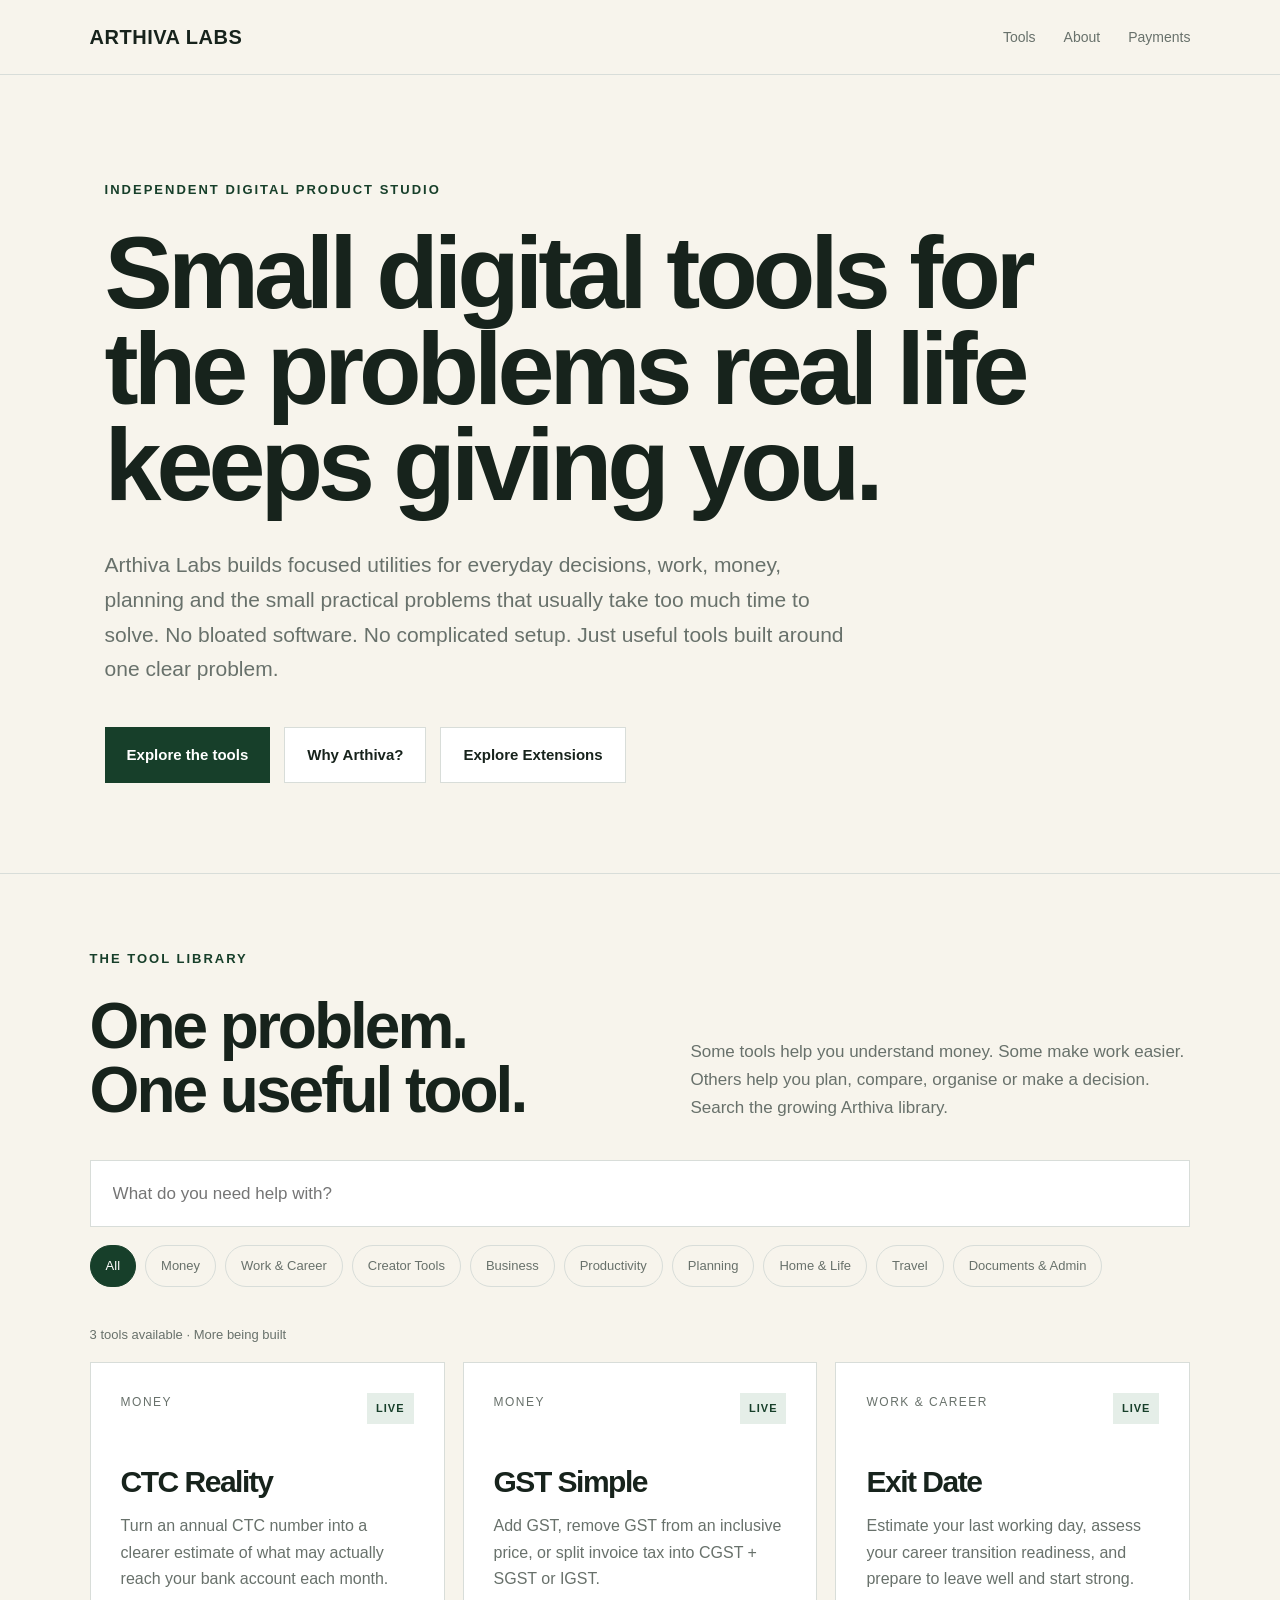
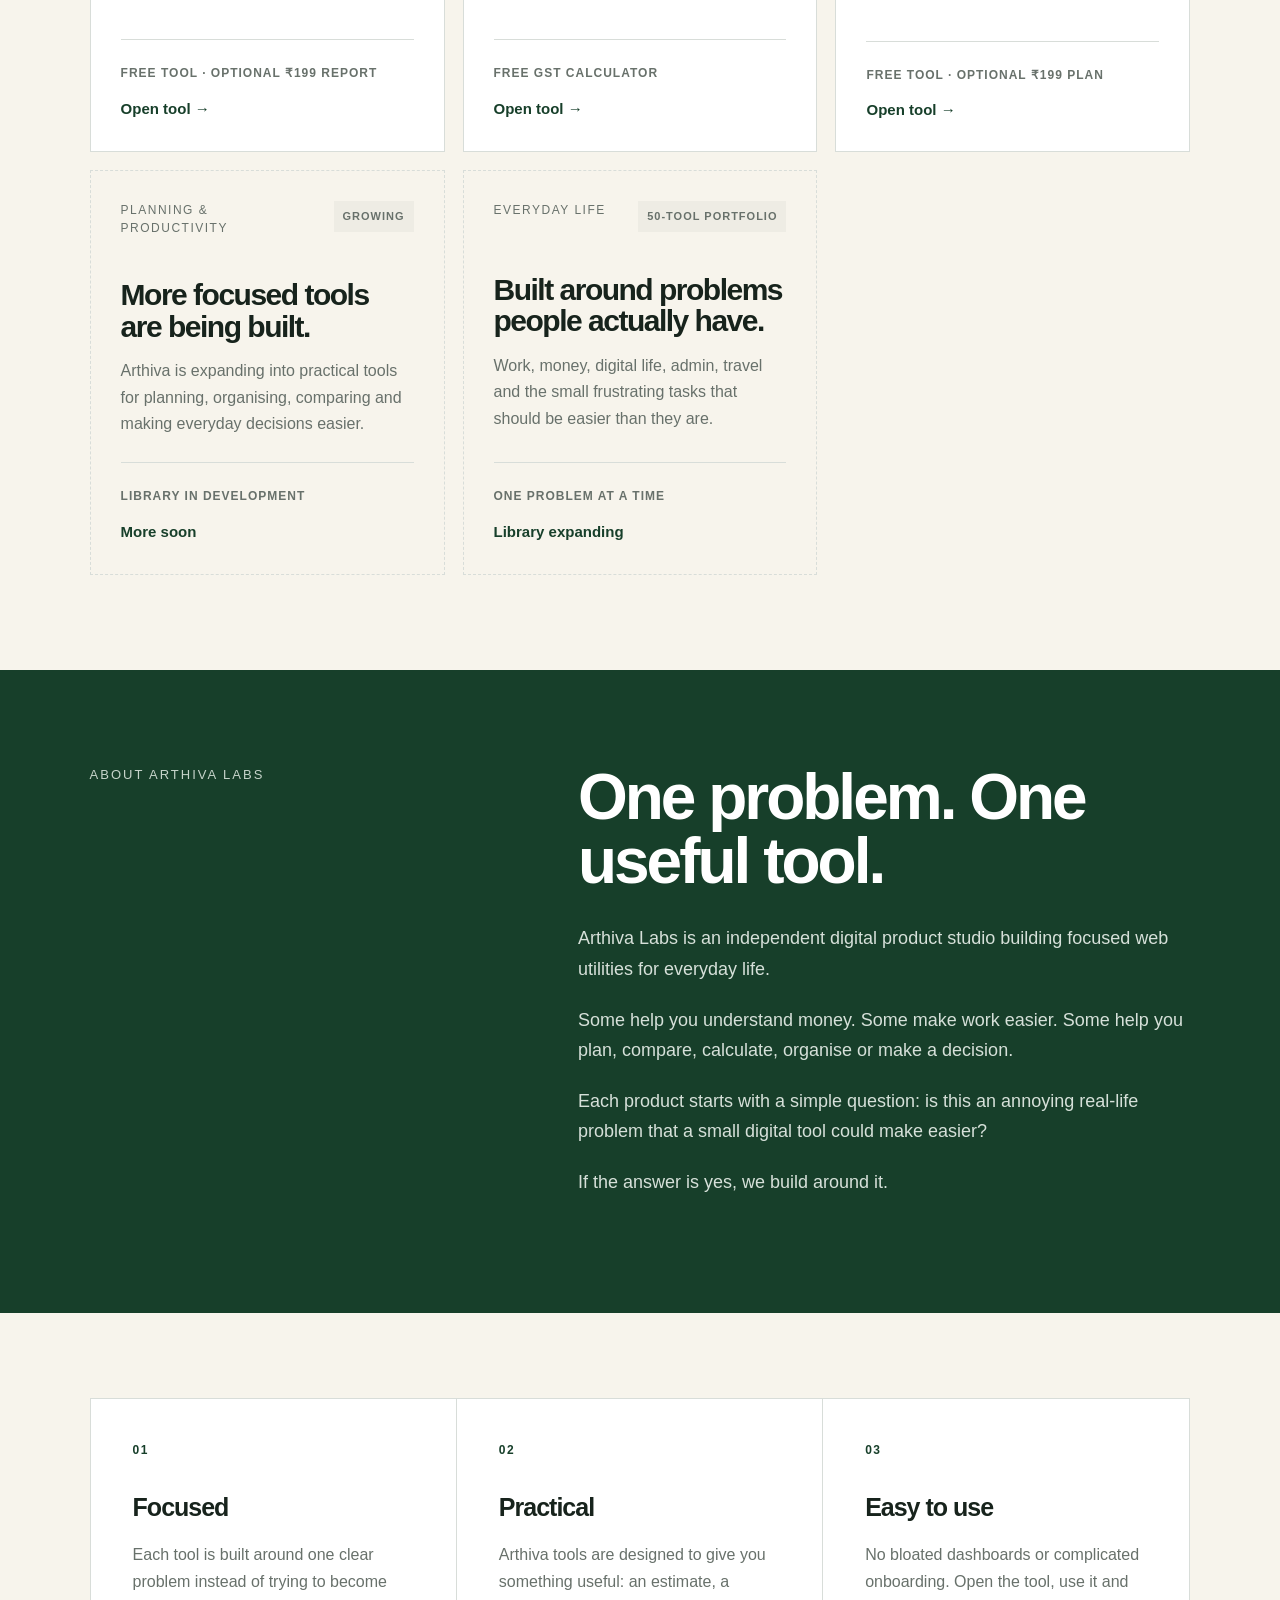
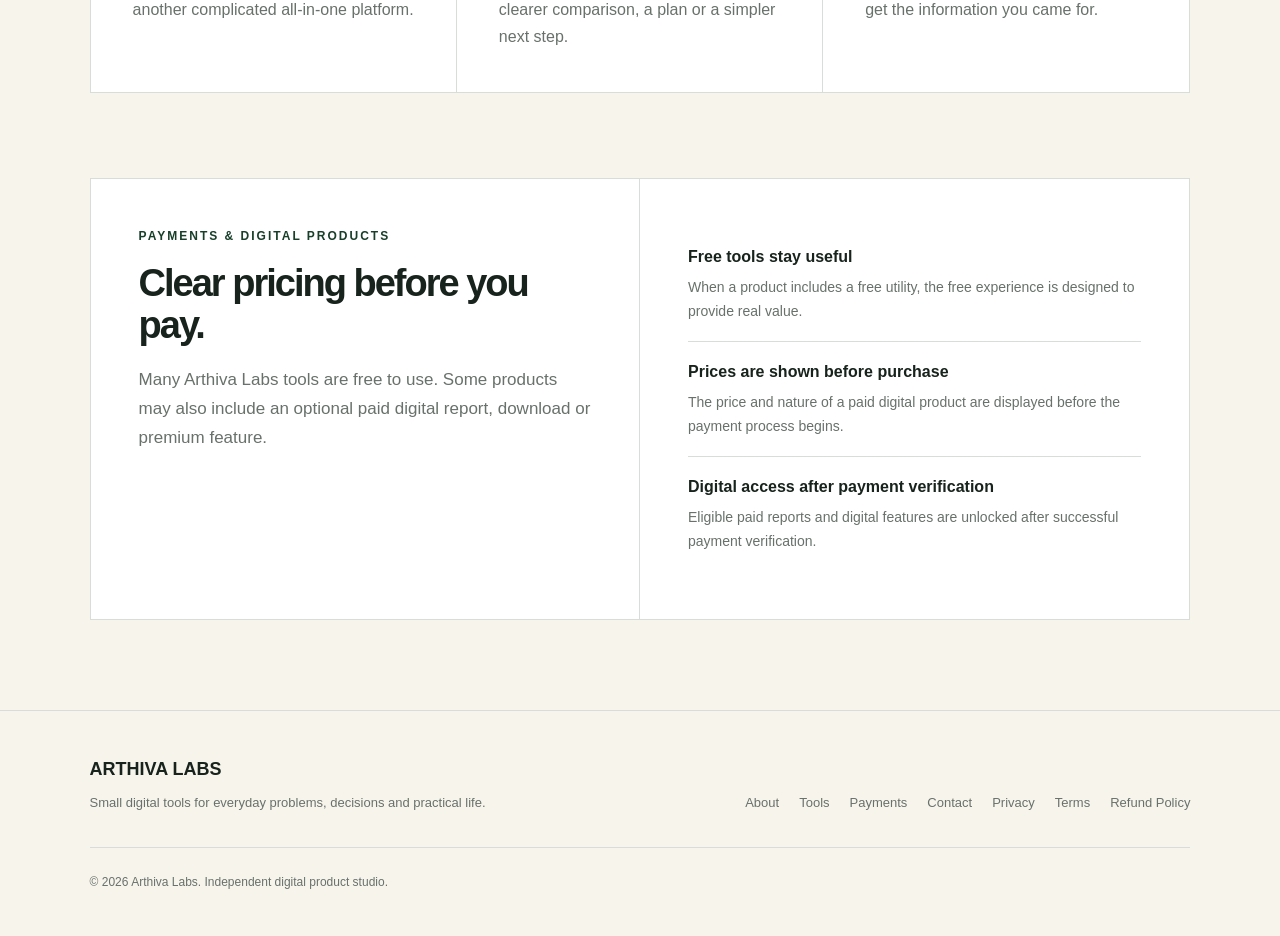
<file: index.html>
<!DOCTYPE html>
<html lang="en">
<head>
  <meta charset="UTF-8">

  <meta
    name="viewport"
    content="width=device-width, initial-scale=1.0"
  >

  <title>
    Arthiva Labs — Small Digital Tools for Real-Life Problems
  </title>

  <meta
    name="description"
    content="Arthiva Labs builds focused digital tools for everyday problems, decisions, work, money, planning and practical life."
  >

  <style>
    * {
      box-sizing: border-box;
      margin: 0;
      padding: 0;
    }

    :root {
      --ink: #17231c;
      --green: #173f2a;
      --green-hover: #0f321f;
      --light-green: #e5eee8;
      --cream: #f7f4ec;
      --white: #ffffff;
      --muted: #68716b;
      --line: #d8ddd9;
      --soft: #eeece4;
    }

    html {
      scroll-behavior: smooth;
    }

    body {
      font-family: Arial, Helvetica, sans-serif;
      background: var(--cream);
      color: var(--ink);
      line-height: 1.5;
    }

    a {
      color: inherit;
      text-decoration: none;
    }

    button,
    input {
      font: inherit;
    }

    nav {
      width: 100%;
      padding: 22px 7%;
      border-bottom: 1px solid var(--line);
      display: flex;
      justify-content: space-between;
      align-items: center;
      background: rgba(247, 244, 236, 0.96);
      position: sticky;
      top: 0;
      z-index: 20;
    }

    .logo {
      font-size: 20px;
      font-weight: 800;
      letter-spacing: 0.5px;
    }

    .nav-links {
      display: flex;
      align-items: center;
      gap: 28px;
      font-size: 14px;
      color: var(--muted);
    }

    .nav-links a:hover {
      color: var(--ink);
    }

    .hero {
      max-width: 1250px;
      margin: auto;
      padding: 105px 7% 90px;
    }

    .eyebrow {
      color: var(--green);
      font-size: 13px;
      font-weight: 700;
      letter-spacing: 2px;
      text-transform: uppercase;
      margin-bottom: 25px;
    }

    h1 {
      font-size: clamp(52px, 8vw, 105px);
      line-height: 0.94;
      letter-spacing: -5px;
      max-width: 1050px;
    }

    .hero-copy {
      margin-top: 35px;
      max-width: 760px;
      font-size: 21px;
      color: var(--muted);
      line-height: 1.65;
    }

    .hero-actions {
      margin-top: 40px;
      display: flex;
      flex-wrap: wrap;
      gap: 14px;
    }

    .primary-button,
    .secondary-button {
      display: inline-flex;
      align-items: center;
      justify-content: center;
      padding: 16px 22px;
      font-size: 15px;
      font-weight: 700;
    }

    .primary-button {
      background: var(--green);
      color: var(--white);
    }

    .primary-button:hover {
      background: var(--green-hover);
    }

    .secondary-button {
      border: 1px solid var(--line);
      background: var(--white);
    }

    .secondary-button:hover {
      border-color: var(--ink);
    }

    .library {
      padding: 75px 7% 95px;
      border-top: 1px solid var(--line);
    }

    .library-inner {
      max-width: 1250px;
      margin: auto;
    }

    .section-heading {
      display: flex;
      justify-content: space-between;
      align-items: end;
      gap: 30px;
      margin-bottom: 38px;
    }

    .section-heading h2 {
      font-size: clamp(38px, 5vw, 64px);
      letter-spacing: -3px;
      line-height: 1;
    }

    .section-heading p {
      max-width: 500px;
      color: var(--muted);
      font-size: 17px;
      line-height: 1.65;
    }

    .tool-controls {
      margin-bottom: 38px;
    }

    .search-input {
      width: 100%;
      padding: 20px 22px;
      border: 1px solid var(--line);
      outline: none;
      background: var(--white);
      color: var(--ink);
      font-size: 17px;
      margin-bottom: 18px;
    }

    .search-input:focus {
      border-color: var(--green);
    }

    .filters {
      display: flex;
      flex-wrap: wrap;
      gap: 9px;
    }

    .filter-button {
      border: 1px solid var(--line);
      background: transparent;
      color: var(--muted);
      padding: 10px 15px;
      cursor: pointer;
      font-size: 13px;
      border-radius: 100px;
    }

    .filter-button:hover,
    .filter-button.active {
      background: var(--green);
      border-color: var(--green);
      color: var(--white);
    }

    .tool-count {
      margin-bottom: 18px;
      color: var(--muted);
      font-size: 13px;
    }

    .tool-grid {
      display: grid;
      grid-template-columns: repeat(3, 1fr);
      gap: 18px;
    }

    .tool-card {
      min-height: 390px;
      background: var(--white);
      border: 1px solid var(--line);
      padding: 30px;
      display: flex;
      flex-direction: column;
      transition:
        transform 0.2s ease,
        border-color 0.2s ease;
    }

    .tool-card.live:hover {
      transform: translateY(-4px);
      border-color: var(--green);
    }

    .tool-top {
      display: flex;
      justify-content: space-between;
      align-items: flex-start;
      gap: 15px;
      margin-bottom: 42px;
    }

    .tool-category {
      font-size: 12px;
      text-transform: uppercase;
      letter-spacing: 1.5px;
      color: var(--muted);
    }

    .tool-status {
      font-size: 11px;
      font-weight: 700;
      text-transform: uppercase;
      letter-spacing: 1px;
      padding: 7px 9px;
      background: var(--light-green);
      color: var(--green);
      white-space: nowrap;
    }

    .tool-status.coming {
      background: var(--soft);
      color: var(--muted);
    }

    .tool-name {
      font-size: 30px;
      letter-spacing: -1.5px;
      line-height: 1.05;
      margin-bottom: 16px;
    }

    .tool-description {
      color: var(--muted);
      font-size: 16px;
      line-height: 1.65;
      margin-bottom: 25px;
    }

    .tool-meta {
      margin-top: auto;
      padding-top: 24px;
      border-top: 1px solid var(--line);
    }

    .tool-pricing {
      font-size: 12px;
      font-weight: 700;
      color: var(--muted);
      text-transform: uppercase;
      letter-spacing: 1px;
      margin-bottom: 15px;
    }

    .tool-link {
      font-size: 15px;
      font-weight: 700;
      color: var(--green);
    }

    .tool-card.live:hover .tool-link {
      text-decoration: underline;
    }

    .placeholder-card {
      background: transparent;
      border-style: dashed;
    }

    .no-results {
      display: none;
      padding: 55px 25px;
      background: var(--white);
      border: 1px solid var(--line);
      text-align: center;
      color: var(--muted);
    }

    .about {
      background: var(--green);
      color: var(--white);
      padding: 95px 7%;
    }

    .about-inner {
      max-width: 1250px;
      margin: auto;
      display: grid;
      grid-template-columns: 0.8fr 1.2fr;
      gap: 80px;
    }

    .about-label {
      font-size: 13px;
      text-transform: uppercase;
      letter-spacing: 2px;
      color: #c6d4ca;
    }

    .about-copy h2 {
      font-size: clamp(40px, 5vw, 68px);
      line-height: 1;
      letter-spacing: -3px;
      margin-bottom: 30px;
    }

    .about-copy p {
      color: #d6e0d9;
      font-size: 18px;
      line-height: 1.7;
      max-width: 780px;
      margin-bottom: 20px;
    }

    .principle-section {
      padding: 85px 7%;
    }

    .principle-inner {
      max-width: 1250px;
      margin: auto;
      display: grid;
      grid-template-columns: repeat(3, 1fr);
      border: 1px solid var(--line);
      background: var(--white);
    }

    .principle {
      padding: 42px;
      border-right: 1px solid var(--line);
    }

    .principle:last-child {
      border-right: 0;
    }

    .principle-number {
      color: var(--green);
      font-size: 12px;
      font-weight: 700;
      letter-spacing: 1.5px;
      margin-bottom: 30px;
    }

    .principle h3 {
      font-size: 25px;
      letter-spacing: -1px;
      margin-bottom: 15px;
    }

    .principle p {
      color: var(--muted);
      line-height: 1.7;
    }

    .payment-section {
      padding: 0 7% 90px;
    }

    .payment-inner {
      max-width: 1250px;
      margin: auto;
      display: grid;
      grid-template-columns: 1fr 1fr;
      border: 1px solid var(--line);
      background: var(--white);
    }

    .payment-copy,
    .payment-points {
      padding: 48px;
    }

    .payment-copy {
      border-right: 1px solid var(--line);
    }

    .payment-label {
      text-transform: uppercase;
      letter-spacing: 2px;
      font-size: 12px;
      color: var(--green);
      font-weight: 700;
      margin-bottom: 18px;
    }

    .payment-copy h2 {
      font-size: 38px;
      letter-spacing: -2px;
      line-height: 1.1;
      margin-bottom: 20px;
    }

    .payment-copy p {
      color: var(--muted);
      font-size: 17px;
      line-height: 1.7;
    }

    .payment-point {
      padding: 18px 0;
      border-bottom: 1px solid var(--line);
    }

    .payment-point:last-child {
      border-bottom: 0;
    }

    .payment-point strong {
      display: block;
      margin-bottom: 6px;
    }

    .payment-point span {
      color: var(--muted);
      font-size: 14px;
      line-height: 1.6;
    }

    footer {
      border-top: 1px solid var(--line);
      padding: 45px 7%;
    }

    .footer-inner {
      max-width: 1250px;
      margin: auto;
      display: grid;
      grid-template-columns: 1fr auto;
      gap: 35px;
      align-items: end;
    }

    .footer-brand {
      font-size: 18px;
      font-weight: 800;
      margin-bottom: 10px;
    }

    .footer-copy {
      color: var(--muted);
      font-size: 13px;
      max-width: 470px;
    }

    .footer-links {
      display: flex;
      flex-wrap: wrap;
      justify-content: flex-end;
      gap: 20px;
      color: var(--muted);
      font-size: 13px;
    }

    .footer-links a:hover {
      color: var(--ink);
    }

    .copyright {
      max-width: 1250px;
      margin: 35px auto 0;
      padding-top: 25px;
      border-top: 1px solid var(--line);
      color: var(--muted);
      font-size: 12px;
    }

    @media (max-width: 950px) {
      .tool-grid {
        grid-template-columns: repeat(2, 1fr);
      }

      .about-inner {
        grid-template-columns: 1fr;
        gap: 35px;
      }

      .principle-inner {
        grid-template-columns: 1fr;
      }

      .principle {
        border-right: 0;
        border-bottom: 1px solid var(--line);
      }

      .principle:last-child {
        border-bottom: 0;
      }
    }

    @media (max-width: 760px) {
      nav {
        padding: 20px 5%;
      }

      .nav-links a:not(:first-child) {
        display: none;
      }

      .hero {
        padding: 70px 5% 60px;
      }

      h1 {
        letter-spacing: -3px;
      }

      .hero-copy {
        font-size: 18px;
      }

      .library {
        padding: 60px 5% 70px;
      }

      .section-heading {
        display: block;
      }

      .section-heading h2 {
        margin-bottom: 20px;
      }

      .tool-grid {
        grid-template-columns: 1fr;
      }

      .tool-card {
        min-height: 340px;
      }

      .about {
        padding: 70px 5%;
      }

      .principle-section {
        padding: 60px 5%;
      }

      .principle {
        padding: 32px 25px;
      }

      .payment-section {
        padding: 0 5% 60px;
      }

      .payment-inner {
        grid-template-columns: 1fr;
      }

      .payment-copy {
        border-right: 0;
        border-bottom: 1px solid var(--line);
      }

      .payment-copy,
      .payment-points {
        padding: 32px 25px;
      }

      footer {
        padding: 40px 5%;
      }

      .footer-inner {
        grid-template-columns: 1fr;
      }

      .footer-links {
        justify-content: flex-start;
      }
    }
  </style>
</head>

<body>

  <nav>
    <a class="logo" href="/">
      ARTHIVA LABS
    </a>

    <div class="nav-links">
      <a href="#tools">Tools</a>
      <a href="#about">About</a>
      <a href="#payments">Payments</a>
    </div>
  </nav>

  <header class="hero">
    <div class="eyebrow">
      Independent Digital Product Studio
    </div>

    <h1>
      Small digital tools for the problems real life keeps giving you.
    </h1>

    <p class="hero-copy">
      Arthiva Labs builds focused utilities for everyday decisions,
      work, money, planning and the small practical problems that
      usually take too much time to solve.
      No bloated software. No complicated setup.
      Just useful tools built around one clear problem.
    </p>

    <div class="hero-actions">
      <a class="primary-button" href="#tools">
        Explore the tools
      </a>

      <a class="secondary-button" href="#about">
        Why Arthiva?
      </a>
      <a
  class="secondary-button"
  href="https://scam-shield-2sn.pages.dev/"
  target="_blank"
  rel="noopener noreferrer"
>
  Explore Extensions
</a>
    </div>
  </header>

  <section class="library" id="tools">
    <div class="library-inner">

      <div class="section-heading">
        <div>
          <div class="eyebrow">
            The Tool Library
          </div>

          <h2>
            One problem.<br>
            One useful tool.
          </h2>
        </div>

        <p>
          Some tools help you understand money. Some make work
          easier. Others help you plan, compare, organise or make
          a decision. Search the growing Arthiva library.
        </p>
      </div>

      <div class="tool-controls">

        <input
          id="toolSearch"
          class="search-input"
          type="search"
          placeholder="What do you need help with?"
          aria-label="Search Arthiva Labs tools"
        >

        <div class="filters">

          <button
            class="filter-button active"
            type="button"
            data-filter="all"
          >
            All
          </button>

          <button
            class="filter-button"
            type="button"
            data-filter="money"
          >
            Money
          </button>

          <button
            class="filter-button"
            type="button"
            data-filter="work-career"
          >
            Work & Career
          </button>

          <button
            class="filter-button"
            type="button"
            data-filter="creator-tools"
          >
            Creator Tools
          </button>

          <button
            class="filter-button"
            type="button"
            data-filter="business"
          >
            Business
          </button>

          <button
            class="filter-button"
            type="button"
            data-filter="productivity"
          >
            Productivity
          </button>

          <button
            class="filter-button"
            type="button"
            data-filter="planning"
          >
            Planning
          </button>

          <button
            class="filter-button"
            type="button"
            data-filter="home-life"
          >
            Home & Life
          </button>

          <button
            class="filter-button"
            type="button"
            data-filter="travel"
          >
            Travel
          </button>

          <button
            class="filter-button"
            type="button"
            data-filter="documents-admin"
          >
            Documents & Admin
          </button>

        </div>
      </div>

      <p class="tool-count" id="toolCount">
        1 tool available · More being built
      </p>

      <div class="tool-grid" id="toolGrid">

        <a
          class="tool-card live"
          href="/products/ctc-reality/"
          data-category="money"
          data-search="ctc reality salary in hand take home pay annual ctc monthly salary career job offer money"
        >
          <div class="tool-top">

           <span class="tool-category">
  Money
</span>

            <span class="tool-status">
              Live
            </span>

          </div>

          <div>

            <h3 class="tool-name">
              CTC Reality
            </h3>

            <p class="tool-description">
              Turn an annual CTC number into a clearer estimate
              of what may actually reach your bank account each month.
            </p>

          </div>

          <div class="tool-meta">

            <div class="tool-pricing">
              Free tool · Optional ₹199 report
            </div>

            <span class="tool-link">
              Open tool →
            </span>

          </div>
        </a>
        <a
          class="tool-card live"
          href="/products/gst-simple/"
          data-category="money"
          data-search="gst simple gst calculator india reverse gst remove gst inclusive price cgst sgst igst invoice tax business accounting"
        >
          <div class="tool-top">

            <span class="tool-category">
           Money
            </span>

            <span class="tool-status">
              Live
            </span>

          </div>

          <div>

            <h3 class="tool-name">
              GST Simple
            </h3>

            <p class="tool-description">
              Add GST, remove GST from an inclusive price,
              or split invoice tax into CGST + SGST or IGST.
            </p>

          </div>

          <div class="tool-meta">

            <div class="tool-pricing">
              Free GST calculator
            </div>

            <span class="tool-link">
              Open tool →
            </span>

          </div>
        </a>
       <a
  class="tool-card live"
  href="/products/exit-date/"
  data-category="work-career"
  data-search="exit date notice period calculator resignation last working day career transition job change leave company professional exit handover new company etiquette career assessment"
>
  <div class="tool-top">
    <span class="tool-category">
      Work & Career
    </span>

    <span class="tool-status">
      Live
    </span>
  </div>

  <div>
    <h3 class="tool-name">
      Exit Date
    </h3>

    <p class="tool-description">
      Estimate your last working day, assess your career transition readiness,
      and prepare to leave well and start strong.
    </p>
  </div>

  <div class="tool-meta">
    <div class="tool-pricing">
      Free tool · Optional ₹199 plan
    </div>

    <div class="tool-link">
      Open tool →
    </div>
  </div>
</a>
        <article
          class="tool-card placeholder-card"
          data-category="planning productivity"
          data-search="planning productivity future tools organise decision coming soon"
        >
          <div class="tool-top">

            <span class="tool-category">
              Planning & Productivity
            </span>

            <span class="tool-status coming">
              Growing
            </span>

          </div>

          <div>

            <h3 class="tool-name">
              More focused tools are being built.
            </h3>

            <p class="tool-description">
              Arthiva is expanding into practical tools for planning,
              organising, comparing and making everyday decisions easier.
            </p>

          </div>

          <div class="tool-meta">

            <div class="tool-pricing">
              Library in development
            </div>

            <span class="tool-link">
              More soon
            </span>

          </div>
        </article>

        <article
          class="tool-card placeholder-card"
          data-category="home-life travel documents-admin business creator-tools"
          data-search="home life travel documents admin business creator everyday problems future tools"
        >
          <div class="tool-top">

            <span class="tool-category">
              Everyday Life
            </span>

            <span class="tool-status coming">
              50-tool portfolio
            </span>

          </div>

          <div>

            <h3 class="tool-name">
              Built around problems people actually have.
            </h3>

            <p class="tool-description">
              Work, money, digital life, admin, travel and the small
              frustrating tasks that should be easier than they are.
            </p>

          </div>

          <div class="tool-meta">

            <div class="tool-pricing">
              One problem at a time
            </div>

            <span class="tool-link">
              Library expanding
            </span>

          </div>
        </article>

      </div>

      <div class="no-results" id="noResults">
        No matching live tool yet. The Arthiva library is still growing.
      </div>

    </div>
  </section>

  <section class="about" id="about">
    <div class="about-inner">

      <div class="about-label">
        About Arthiva Labs
      </div>

      <div class="about-copy">

        <h2>
          One problem. One useful tool.
        </h2>

        <p>
          Arthiva Labs is an independent digital product studio
          building focused web utilities for everyday life.
        </p>

        <p>
          Some help you understand money. Some make work easier.
          Some help you plan, compare, calculate, organise or make
          a decision.
        </p>

        <p>
          Each product starts with a simple question:
          is this an annoying real-life problem that a small digital
          tool could make easier?
        </p>

        <p>
          If the answer is yes, we build around it.
        </p>

      </div>
    </div>
  </section>

  <section class="principle-section">
    <div class="principle-inner">

      <article class="principle">

        <div class="principle-number">
          01
        </div>

        <h3>
          Focused
        </h3>

        <p>
          Each tool is built around one clear problem instead of
          trying to become another complicated all-in-one platform.
        </p>

      </article>

      <article class="principle">

        <div class="principle-number">
          02
        </div>

        <h3>
          Practical
        </h3>

        <p>
          Arthiva tools are designed to give you something useful:
          an estimate, a clearer comparison, a plan or a simpler next step.
        </p>

      </article>

      <article class="principle">

        <div class="principle-number">
          03
        </div>

        <h3>
          Easy to use
        </h3>

        <p>
          No bloated dashboards or complicated onboarding.
          Open the tool, use it and get the information you came for.
        </p>

      </article>

    </div>
  </section>

  <section class="payment-section" id="payments">
    <div class="payment-inner">

      <div class="payment-copy">

        <div class="payment-label">
          Payments & Digital Products
        </div>

        <h2>
          Clear pricing before you pay.
        </h2>

        <p>
          Many Arthiva Labs tools are free to use. Some products
          may also include an optional paid digital report, download
          or premium feature.
        </p>

      </div>

      <div class="payment-points">

        <div class="payment-point">

          <strong>
            Free tools stay useful
          </strong>

          <span>
            When a product includes a free utility, the free experience
            is designed to provide real value.
          </span>

        </div>

        <div class="payment-point">

          <strong>
            Prices are shown before purchase
          </strong>

          <span>
            The price and nature of a paid digital product are displayed
            before the payment process begins.
          </span>

        </div>

        <div class="payment-point">

          <strong>
            Digital access after payment verification
          </strong>

          <span>
            Eligible paid reports and digital features are unlocked
            after successful payment verification.
          </span>

        </div>

      </div>

    </div>
  </section>

  <footer>

    <div class="footer-inner">

      <div>

        <div class="footer-brand">
          ARTHIVA LABS
        </div>

        <p class="footer-copy">
          Small digital tools for everyday problems, decisions
          and practical life.
        </p>

      </div>

      <div class="footer-links">

        <a href="#about">
          About
        </a>

        <a href="#tools">
          Tools
        </a>

        <a href="#payments">
          Payments
        </a>

        <a href="mailto:adrijachoudhury42@gmail.com">
          Contact
        </a>

        <a href="/privacy.html">
          Privacy
        </a>

        <a href="/terms.html">
          Terms
        </a>

        <a href="/refund.html">
          Refund Policy
        </a>

      </div>

    </div>

    <div class="copyright">
      © 2026 Arthiva Labs. Independent digital product studio.
    </div>

  </footer>

  <script>
    const searchInput =
      document.getElementById("toolSearch");

    const filterButtons =
      document.querySelectorAll(".filter-button");

    const toolCards =
      document.querySelectorAll(".tool-card");

    const toolCount =
      document.getElementById("toolCount");

    const noResults =
      document.getElementById("noResults");

    let activeFilter = "all";

    function filterTools() {
      const searchTerm =
        searchInput.value
          .trim()
          .toLowerCase();

      let visibleCount = 0;
      let liveCount = 0;

      toolCards.forEach(function (card) {
        const categories =
          card.dataset.category || "";

        const searchContent =
          (
            (card.dataset.search || "") +
            " " +
            card.textContent
          ).toLowerCase();

        const matchesFilter =
          activeFilter === "all" ||
          categories
            .split(" ")
            .includes(activeFilter);

        const matchesSearch =
          !searchTerm ||
          searchContent.includes(searchTerm);

        const visible =
          matchesFilter &&
          matchesSearch;

        card.style.display =
          visible ? "flex" : "none";

        if (visible) {
          visibleCount += 1;

          if (
            card.classList.contains("live")
          ) {
            liveCount += 1;
          }
        }
      });

      if (visibleCount === 0) {
        noResults.style.display =
          "block";

        toolCount.textContent =
          "No matching live tool yet";
      } else {
        noResults.style.display =
          "none";

        if (
          activeFilter === "all" &&
          !searchTerm
        ) {
          toolCount.textContent =
            liveCount +
            (
              liveCount === 1
                ? " tool available · More being built"
                : " tools available · More being built"
            );
        } else {
          toolCount.textContent =
            visibleCount +
            (
              visibleCount === 1
                ? " matching item"
                : " matching items"
            );
        }
      }
    }

    searchInput.addEventListener(
      "input",
      filterTools
    );

    filterButtons.forEach(
      function (button) {
        button.addEventListener(
          "click",
          function () {
            filterButtons.forEach(
              function (item) {
                item.classList.remove(
                  "active"
                );
              }
            );

            button.classList.add(
              "active"
            );

            activeFilter =
              button.dataset.filter;

            filterTools();
          }
        );
      }
    );

    filterTools();
  </script>

</body>
</html>
</file>
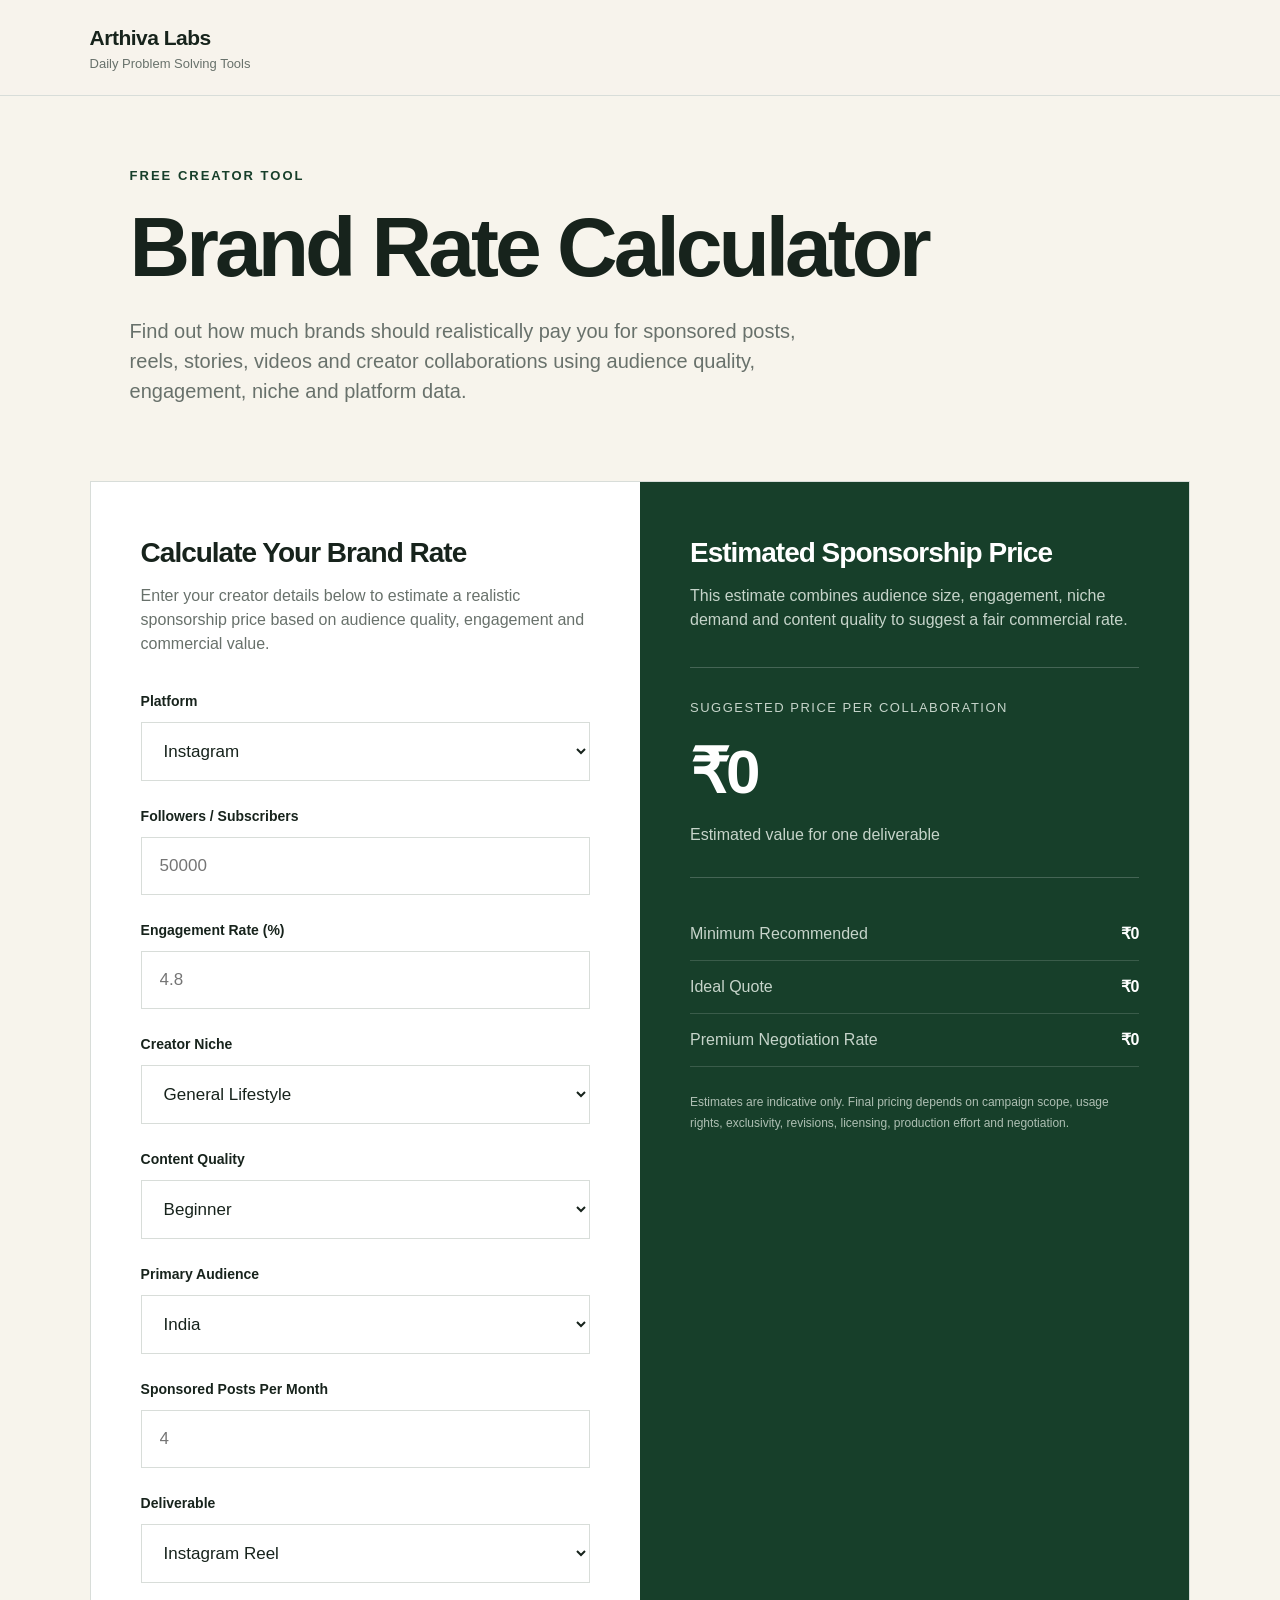
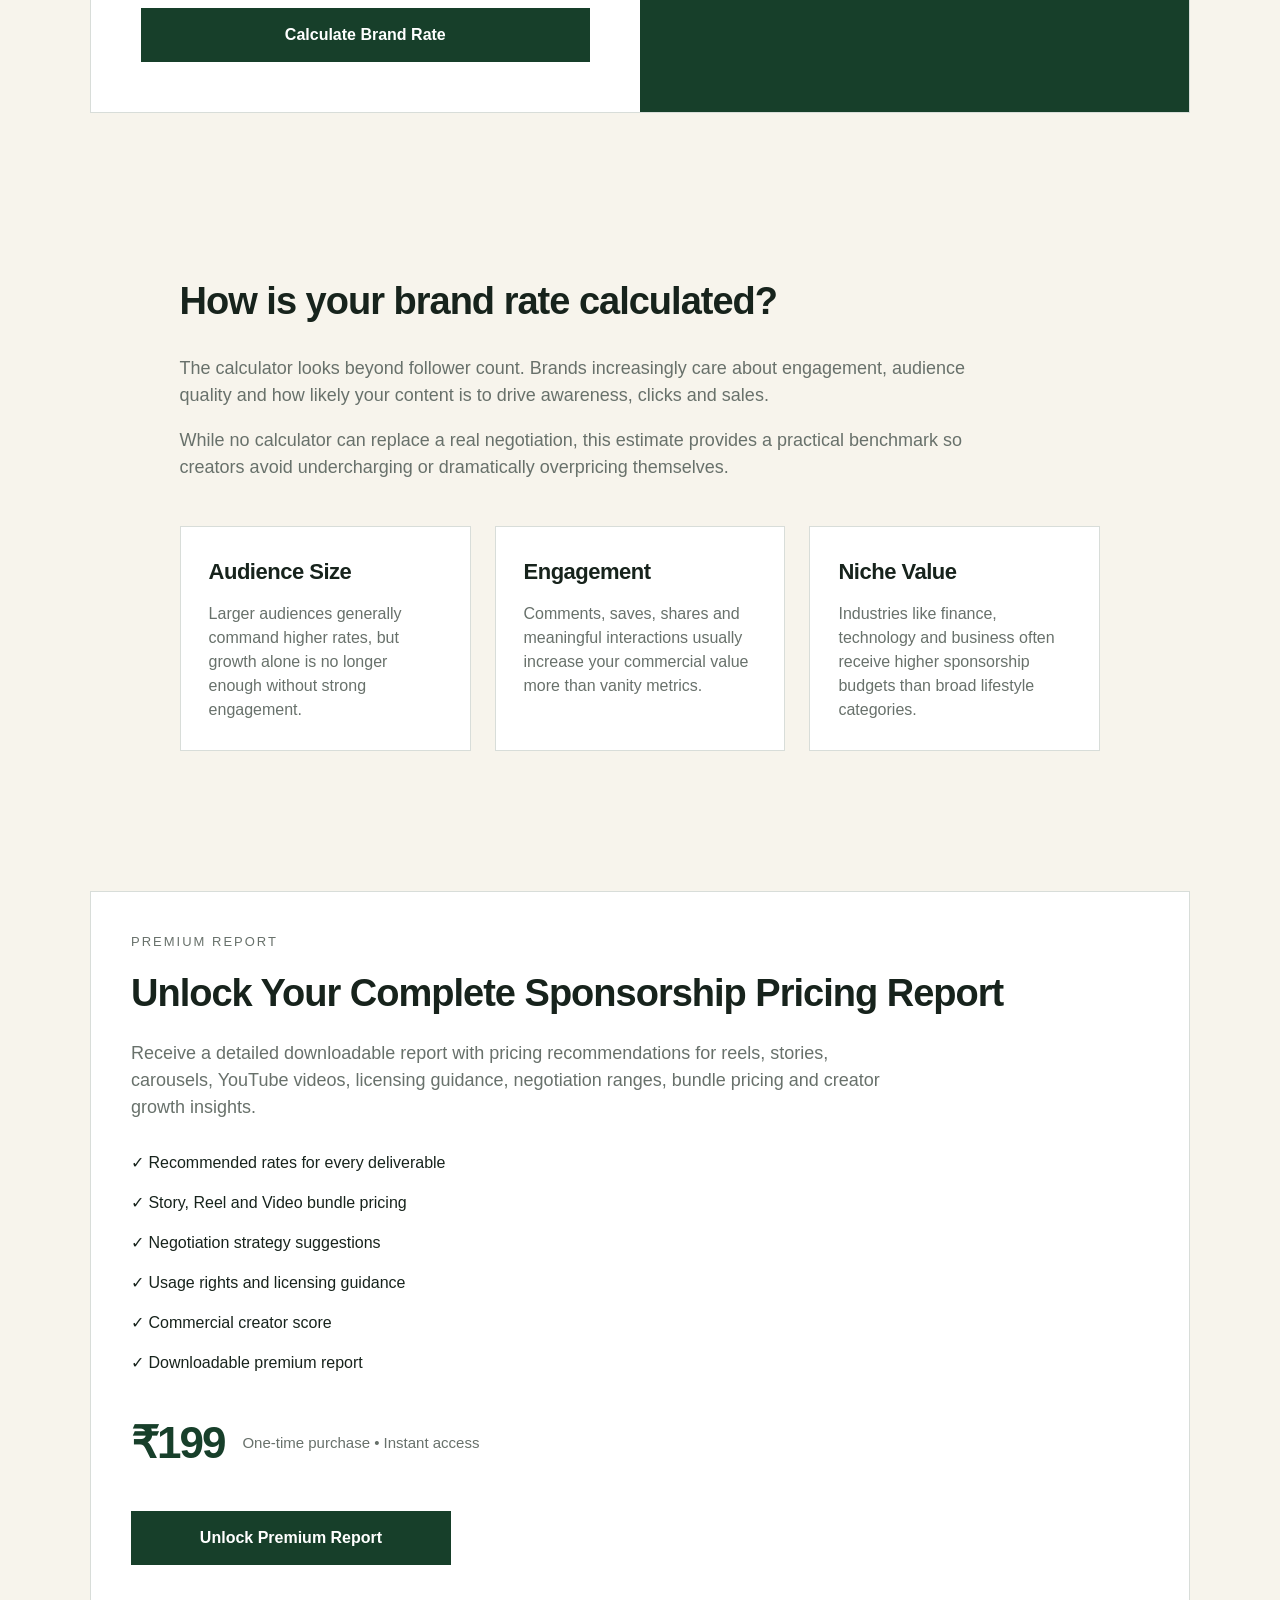
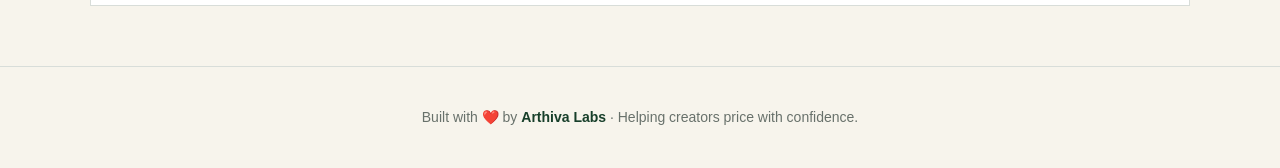
<file: products/brand-rate/index.html>
<!DOCTYPE html>
<html lang="en">
<head>
  <meta charset="UTF-8">

  <meta
    name="viewport"
    content="width=device-width, initial-scale=1.0"
  >

  <title>
    Brand Rate — Influencer Sponsorship Rate Calculator India
  </title>

  <meta
    name="description"
    content="Calculate what brands should realistically pay you for Instagram, YouTube, LinkedIn, X, Threads and other creator collaborations. Built by Arthiva Labs."
  >

  <meta
    name="keywords"
    content="brand rate calculator,influencer calculator,instagram rate calculator,youtube sponsorship calculator,ugc pricing,creator pricing,brand collaboration calculator"
  >

  <meta
    name="robots"
    content="index,follow"
  >

  <meta
    property="og:title"
    content="Brand Rate Calculator"
  >

  <meta
    property="og:description"
    content="Estimate fair sponsorship pricing using audience size, engagement and content quality."
  >

  <meta
    property="og:type"
    content="website"
  >

  <style>

    *{
      box-sizing:border-box;
      margin:0;
      padding:0;
    }

    :root{

      --ink:#17231c;

      --green:#173f2a;

      --light-green:#e5eee8;

      --cream:#f7f4ec;

      --white:#ffffff;

      --muted:#68716b;

      --line:#d8ddd9;

      --gold:#b88937;

    }

    body{

      font-family:Arial,Helvetica,sans-serif;

      background:var(--cream);

      color:var(--ink);

      line-height:1.5;

    }

    nav{

      width:100%;

      padding:22px 7%;

      border-bottom:1px solid var(--line);

      display:flex;

      justify-content:space-between;

      align-items:center;

      background:rgba(247,244,236,.95);

    }

    .brand{

      font-weight:800;

      font-size:21px;

      letter-spacing:-0.5px;

    }

    .labs{

      font-size:13px;

      color:var(--muted);

    }

    .hero{

      padding:70px 7% 45px;

      max-width:1200px;

      margin:auto;

    }

    .eyebrow{

      color:var(--green);

      font-size:13px;

      font-weight:700;

      letter-spacing:2px;

      text-transform:uppercase;

      margin-bottom:20px;

    }

    h1{

      font-size:clamp(45px,7vw,84px);

      line-height:.98;

      letter-spacing:-4px;

      max-width:950px;

    }
        .hero-copy{

      margin-top:28px;

      max-width:680px;

      font-size:20px;

      color:var(--muted);

    }

    .calculator-section{

      padding:30px 7% 80px;

    }

    .calculator{

      max-width:1200px;

      margin:auto;

      display:grid;

      grid-template-columns:1fr 1fr;

      border:1px solid var(--line);

      background:var(--white);

    }

    .input-panel,
    .result-panel{

      padding:50px;

    }

    .result-panel{

      background:var(--green);

      color:var(--white);

    }

    h2{

      font-size:28px;

      letter-spacing:-1px;

      margin-bottom:10px;

    }

    .panel-copy{

      color:var(--muted);

      margin-bottom:35px;

      max-width:520px;

    }

    .result-panel .panel-copy{

      color:#c6d4ca;

    }

    label{

      display:block;

      font-size:14px;

      font-weight:700;

      margin-bottom:10px;

    }

    .input-wrap{

      display:flex;

      align-items:center;

      border:1px solid var(--line);

      background:var(--white);

      margin-bottom:25px;

    }

    input,
    select{

      width:100%;

      padding:18px;

      border:0;

      outline:none;

      background:transparent;

      color:var(--ink);

      font-size:17px;

    }

    select{

      border:1px solid var(--line);

      background:var(--white);

      margin-bottom:25px;

    }

    button{

      width:100%;

      padding:18px;

      border:0;

      background:var(--green);

      color:var(--white);

      font-size:16px;

      font-weight:700;

      cursor:pointer;

      transition:.2s ease;

    }

    button:hover{

      opacity:.92;

    }

    button:disabled{

      opacity:.6;

      cursor:wait;

    }

    .main-result{
            padding:30px 0;

      border-top:1px solid rgba(255,255,255,.20);

      border-bottom:1px solid rgba(255,255,255,.20);

      margin:25px 0 30px;

    }

    .result-label{

      font-size:13px;

      color:#c6d4ca;

      text-transform:uppercase;

      letter-spacing:1.5px;

    }

    .result-number{

      font-size:clamp(40px,5vw,62px);

      font-weight:800;

      letter-spacing:-3px;

      margin-top:8px;

    }

    .per-post{

      color:#c6d4ca;

      margin-top:5px;

    }

    .breakdown-row{

      display:flex;

      justify-content:space-between;

      gap:20px;

      padding:14px 0;

      border-bottom:1px solid rgba(255,255,255,.15);

    }

    .breakdown-row span:first-child{

      color:#c6d4ca;

    }

    .note{

      margin-top:25px;

      font-size:12px;

      color:#aebfb3;

      line-height:1.7;

    }

    .info-section{

      max-width:1100px;

      margin:auto;

      padding:80px 7%;

    }

    .info-section h2{

      font-size:38px;

      margin-bottom:25px;

    }

    .info-section p{

      font-size:18px;

      color:var(--muted);

      margin-bottom:18px;

      max-width:820px;

    }

    .cards{

      display:grid;

      grid-template-columns:repeat(3,1fr);

      gap:24px;

      margin-top:45px;

    }

    .card{

      background:var(--white);

      border:1px solid var(--line);

      padding:28px;

    }

    .card h3{

      font-size:22px;

      margin-bottom:14px;

      letter-spacing:-.5px;

    }

    .card p{

      font-size:16px;

      color:var(--muted);

      margin:0;

    }

    .premium-tool{

      max-width:1100px;

      margin:60px auto;

      padding:40px;

      background:var(--white);

      border:1px solid var(--line);

    }

    .premium-label{

      text-transform:uppercase;

      letter-spacing:2px;

      font-size:13px;

      color:var(--muted);

    }
        .premium-label{

      margin-bottom:14px;

    }

    .premium-tool h2{

      font-size:38px;

      letter-spacing:-1px;

      margin-bottom:18px;

    }

    .premium-tool p{

      font-size:18px;

      color:var(--muted);

      max-width:760px;

      margin-bottom:30px;

    }

    .premium-features{

      list-style:none;

      margin:30px 0;

      display:grid;

      gap:16px;

    }

    .premium-features li{

      display:flex;

      align-items:flex-start;

      gap:12px;

      color:var(--ink);

    }

    .premium-price{

      display:flex;

      align-items:center;

      gap:18px;

      margin:35px 0;

    }

    .premium-price strong{

      font-size:44px;

      letter-spacing:-2px;

      color:var(--green);

    }

    .premium-price span{

      color:var(--muted);

      font-size:15px;

    }

    .buy-report{

      max-width:320px;

    }

    .loading{

      display:none;

      margin-top:18px;

      color:var(--muted);

      font-size:14px;

    }

    .footer{

      border-top:1px solid var(--line);

      padding:40px 7%;

      text-align:center;

      color:var(--muted);

      font-size:14px;

    }

    .footer a{

      color:var(--green);

      text-decoration:none;

      font-weight:700;

    }

    @media(max-width:980px){

      .calculator{

        grid-template-columns:1fr;

      }

      .cards{

        grid-template-columns:1fr;

      }

      .input-panel,

      .result-panel{

        padding:36px;

      }

      .premium-tool{

        padding:32px;

      }

    }

    @media(max-width:640px){

      nav{

        padding:20px;

      }

      .hero,

      .calculator-section,

      .info-section{

        padding-left:20px;

        padding-right:20px;

      }

      h1{

        letter-spacing:-2px;

      }

      .result-number{

        font-size:44px;

      }

      .premium-tool{

        margin:40px 20px;

      }

    }

  </style>

</head>

<body>

  <nav>

    <div>

      <div class="brand">

        Arthiva Labs

      </div>

      <div class="labs">

        Daily Problem Solving Tools

      </div>

    </div>

  </nav>

  <section class="hero">

    <div class="eyebrow">

      FREE CREATOR TOOL

    </div>

    <h1>

      Brand Rate Calculator

    </h1>

    <p class="hero-copy">

      Find out how much brands should realistically pay you for sponsored posts, reels, stories, videos and creator collaborations using audience quality, engagement, niche and platform data.

    </p>

  </section>
    <section class="calculator-section">

    <div class="calculator">

      <div class="input-panel">

        <h2>

          Calculate Your Brand Rate

        </h2>

        <p class="panel-copy">

          Enter your creator details below to estimate a realistic sponsorship price based on audience quality, engagement and commercial value.

        </p>

        <label for="platform">

          Platform

        </label>

        <select id="platform">

          <option value="instagram">

            Instagram

          </option>

          <option value="youtube">

            YouTube

          </option>

          <option value="linkedin">

            LinkedIn

          </option>

          <option value="threads">

            Threads

          </option>

          <option value="x">

            X (Twitter)

          </option>

          <option value="facebook">

            Facebook

          </option>

          <option value="other">

            Other

          </option>

        </select>

        <label for="followers">

          Followers / Subscribers

        </label>

        <div class="input-wrap">

          <input

            id="followers"

            type="number"

            placeholder="50000"

          >

        </div>

        <label for="engagement">

          Engagement Rate (%)

        </label>

        <div class="input-wrap">

          <input

            id="engagement"

            type="number"

            step="0.1"

            placeholder="4.8"

          >

        </div>

        <label for="niche">

          Creator Niche

        </label>

        <select id="niche">

          <option value="general">

            General Lifestyle

          </option>

          <option value="finance">

            Finance

          </option>

          <option value="business">

            Business

          </option>

          <option value="technology">

            Technology

          </option>

          <option value="fashion">

            Fashion

          </option>

          <option value="beauty">

            Beauty

          </option>

          <option value="fitness">

            Fitness

          </option>

          <option value="travel">

            Travel

          </option>

          <option value="food">

            Food

          </option>

          <option value="education">

            Education

          </option>

          <option value="gaming">

            Gaming

          </option>

          <option value="parenting">

            Parenting

          </option>

        </select>

        <label for="contentQuality">

          Content Quality

        </label>

        <select id="contentQuality">

          <option value="1">

            Beginner

          </option>

          <option value="1.15">

            Good

          </option>

          <option value="1.3">

            Excellent

          </option>

          <option value="1.45">

            Premium

          </option>

        </select>
                <label for="audienceLocation">

          Primary Audience

        </label>

        <select id="audienceLocation">

          <option value="india">

            India

          </option>

          <option value="mixed">

            India + International

          </option>

          <option value="international">

            Mostly International

          </option>

        </select>

        <label for="postingFrequency">

          Sponsored Posts Per Month

        </label>

        <div class="input-wrap">

          <input

            id="postingFrequency"

            type="number"

            placeholder="4"

          >

        </div>

        <label for="deliverable">

          Deliverable

        </label>

        <select id="deliverable">

          <option value="reel">

            Instagram Reel

          </option>

          <option value="post">

            Feed Post

          </option>

          <option value="story">

            Story Set

          </option>

          <option value="carousel">

            Carousel

          </option>

          <option value="youtubeShort">

            YouTube Short

          </option>

          <option value="youtubeVideo">

            YouTube Video

          </option>

          <option value="linkedinPost">

            LinkedIn Post

          </option>

        </select>

        <button

          id="calculateBtn"

          type="button"

        >

          Calculate Brand Rate

        </button>

      </div>

      <div class="result-panel">

        <h2>

          Estimated Sponsorship Price

        </h2>

        <p class="panel-copy">

          This estimate combines audience size, engagement, niche demand and content quality to suggest a fair commercial rate.

        </p>

        <div class="main-result">

          <div class="result-label">

            Suggested Price Per Collaboration

          </div>

          <div

            class="result-number"

            id="estimatedRate"

          >

            ₹0

          </div>

          <div class="per-post">

            Estimated value for one deliverable

          </div>

        </div>

        <div class="breakdown-row">

          <span>

            Minimum Recommended

          </span>

          <strong id="minimumRate">

            ₹0

          </strong>

        </div>

        <div class="breakdown-row">

          <span>

            Ideal Quote

          </span>

          <strong id="idealRate">

            ₹0

          </strong>

        </div>

        <div class="breakdown-row">

          <span>

            Premium Negotiation Rate

          </span>

          <strong id="premiumRate">

            ₹0

          </strong>

        </div>

        <p class="note">

          Estimates are indicative only. Final pricing depends on campaign scope, usage rights, exclusivity, revisions, licensing, production effort and negotiation.

        </p>

      </div>

    </div>

  </section>
    <section class="info-section">

    <h2>

      How is your brand rate calculated?

    </h2>

    <p>

      The calculator looks beyond follower count. Brands increasingly care about engagement, audience quality and how likely your content is to drive awareness, clicks and sales.

    </p>

    <p>

      While no calculator can replace a real negotiation, this estimate provides a practical benchmark so creators avoid undercharging or dramatically overpricing themselves.

    </p>

    <div class="cards">

      <div class="card">

        <h3>

          Audience Size

        </h3>

        <p>

          Larger audiences generally command higher rates, but growth alone is no longer enough without strong engagement.

        </p>

      </div>

      <div class="card">

        <h3>

          Engagement

        </h3>

        <p>

          Comments, saves, shares and meaningful interactions usually increase your commercial value more than vanity metrics.

        </p>

      </div>

      <div class="card">

        <h3>

          Niche Value

        </h3>

        <p>

          Industries like finance, technology and business often receive higher sponsorship budgets than broad lifestyle categories.

        </p>

      </div>

    </div>

  </section>

  <section class="premium-tool">

    <div class="premium-label">

      PREMIUM REPORT

    </div>

    <h2>

      Unlock Your Complete Sponsorship Pricing Report

    </h2>

    <p>

      Receive a detailed downloadable report with pricing recommendations for reels, stories, carousels, YouTube videos, licensing guidance, negotiation ranges, bundle pricing and creator growth insights.

    </p>

    <ul class="premium-features">

      <li>

        ✓ Recommended rates for every deliverable

      </li>

      <li>

        ✓ Story, Reel and Video bundle pricing

      </li>

      <li>

        ✓ Negotiation strategy suggestions

      </li>

      <li>

        ✓ Usage rights and licensing guidance

      </li>

      <li>

        ✓ Commercial creator score

      </li>

      <li>

        ✓ Downloadable premium report

      </li>

    </ul>

    <div class="premium-price">

      <strong>

        ₹199

      </strong>

      <span>

        One-time purchase • Instant access

      </span>

    </div>

    <button

      id="buyPremiumBtn"

      class="buy-report"

      type="button"

    >

      Unlock Premium Report

    </button>

    <div

      class="loading"

      id="paymentStatus"

    >

      Preparing secure checkout...

    </div>

  </section>

  <footer class="footer">

    Built with ❤️ by

    <a

      href="/"

    >

      Arthiva Labs

    </a>

    · Helping creators price with confidence.

  </footer>

  <script>

    const calculateBtn = document.getElementById("calculateBtn");

    const buyPremiumBtn = document.getElementById("buyPremiumBtn");

    const estimatedRate = document.getElementById("estimatedRate");

    const minimumRate = document.getElementById("minimumRate");

    const idealRate = document.getElementById("idealRate");

    const premiumRate = document.getElementById("premiumRate");

    const paymentStatus = document.getElementById("paymentStatus");
        const currency = new Intl.NumberFormat("en-IN", {

      style: "currency",

      currency: "INR",

      maximumFractionDigits: 0

    });

    const nicheMultiplier = {

      general:1,

      fashion:1.05,

      beauty:1.08,

      fitness:1.10,

      travel:1.10,

      food:1.08,

      education:1.12,

      gaming:1.15,

      technology:1.25,

      business:1.28,

      finance:1.35,

      parenting:1.08

    };

    const audienceMultiplier = {

      india:1,

      mixed:1.18,

      international:1.45

    };

    const deliverableMultiplier = {

      reel:1,

      post:0.85,

      story:0.45,

      carousel:0.95,

      youtubeShort:1.35,

      youtubeVideo:2.8,

      linkedinPost:1.25

    };

    function safeNumber(value){

      const n = Number(value);

      return Number.isFinite(n) ? n : 0;

    }

    function formatMoney(value){

      return currency.format(Math.round(value));

    }

    function calculateRate(){

      const followers = safeNumber(

        document.getElementById("followers").value

      );

      const engagement = safeNumber(

        document.getElementById("engagement").value

      );

      const niche =

        document.getElementById("niche").value;

      const quality = safeNumber(

        document.getElementById("contentQuality").value

      );

      const audience =

        document.getElementById("audienceLocation").value;

      const deliverable =

        document.getElementById("deliverable").value;

      if(

        followers<=0 ||

        engagement<=0

      ){

        alert(

          "Please enter your followers and engagement rate."

        );

        return;

      }

      let baseCPM = 180;

      if(followers<5000){

        baseCPM=140;

      }

      else if(followers<20000){

        baseCPM=165;

      }

      else if(followers<100000){

        baseCPM=190;

      }

      else if(followers<500000){

        baseCPM=220;

      }

      else{

        baseCPM=260;

      }

      const engagementFactor =

        Math.max(

          0.75,

          Math.min(

            engagement/4,

            2.2

          )

        );

      const estimated =

        (followers/1000)

        *

        baseCPM

        *

        engagementFactor

        *

        nicheMultiplier[niche]

        *

        quality

        *

        audienceMultiplier[audience]

        *

        deliverableMultiplier[deliverable];
            const minimum = estimated * 0.85;

      const ideal = estimated;

      const premium = estimated * 1.25;

      estimatedRate.textContent =

        formatMoney(ideal);

      minimumRate.textContent =

        formatMoney(minimum);

      idealRate.textContent =

        formatMoney(ideal);

      premiumRate.textContent =

        formatMoney(premium);

      window.brandRateData = {

        platform:

          document.getElementById("platform").value,

        followers,

        engagement,

        niche,

        quality,

        audience,

        deliverable,

        postingFrequency:safeNumber(

          document.getElementById("postingFrequency").value

        ),

        minimum,

        ideal,

        premium

      };

    }

    calculateBtn.addEventListener(

      "click",

      calculateRate

    );

    async function createPremiumOrder(){

      if(!window.brandRateData){

        calculateRate();

      }

      if(!window.brandRateData){

        return;

      }

      paymentStatus.style.display="block";

      buyPremiumBtn.disabled=true;

      try{

        const response = await fetch(

          "/api/create-payment",

          {

            method:"POST",

            headers:{

              "Content-Type":"application/json"

            },

            body:JSON.stringify({

              productId:"brand-rate-premium",

              calculator:"brand-rate",

              input:window.brandRateData

            })

          }

        );

        if(!response.ok){

          throw new Error(

            "Unable to create payment."

          );

        }

        const payment = await response.json();

        if(payment.provider==="razorpay"){

          const razorpay = new Razorpay({

            key:payment.key,

            amount:payment.amount,

            currency:payment.currency,

            order_id:payment.orderId,

            name:"Arthiva Labs",

            description:"Brand Rate Premium Report",

            handler:function(success){

              verifyPayment(

                "razorpay",

                success

              );

            }

          });

          razorpay.open();

          return;

        }

        if(payment.provider==="paypal"){

          window.location.href=

            payment.approvalUrl;

          return;

        }

        throw new Error(

          "Unsupported payment provider."

        );

      }

      catch(error){

        alert(error.message);

      }

      finally{

        paymentStatus.style.display="none";

        buyPremiumBtn.disabled=false;

      }

    }

    async function verifyPayment(

      provider,

      payload

    ){

      const response = await fetch(

        "/api/verify-payment",

        {

          method:"POST",

          headers:{

            "Content-Type":"application/json"

          },

          body:JSON.stringify({

            provider,

            payload,

            productId:"brand-rate-premium",

            input:window.brandRateData

          })

        }

      );

      const result = await response.json();

      if(result.success){

        window.location.href=result.reportUrl;

      }

      else{

        alert(

          result.message ||

          "Payment verification failed."

        );

      }

    }

    buyPremiumBtn.addEventListener(

      "click",

      createPremiumOrder

    );

  </script>

  <script src="https://checkout.razorpay.com/v1/checkout.js"></script>

</body>

</html>
</file>
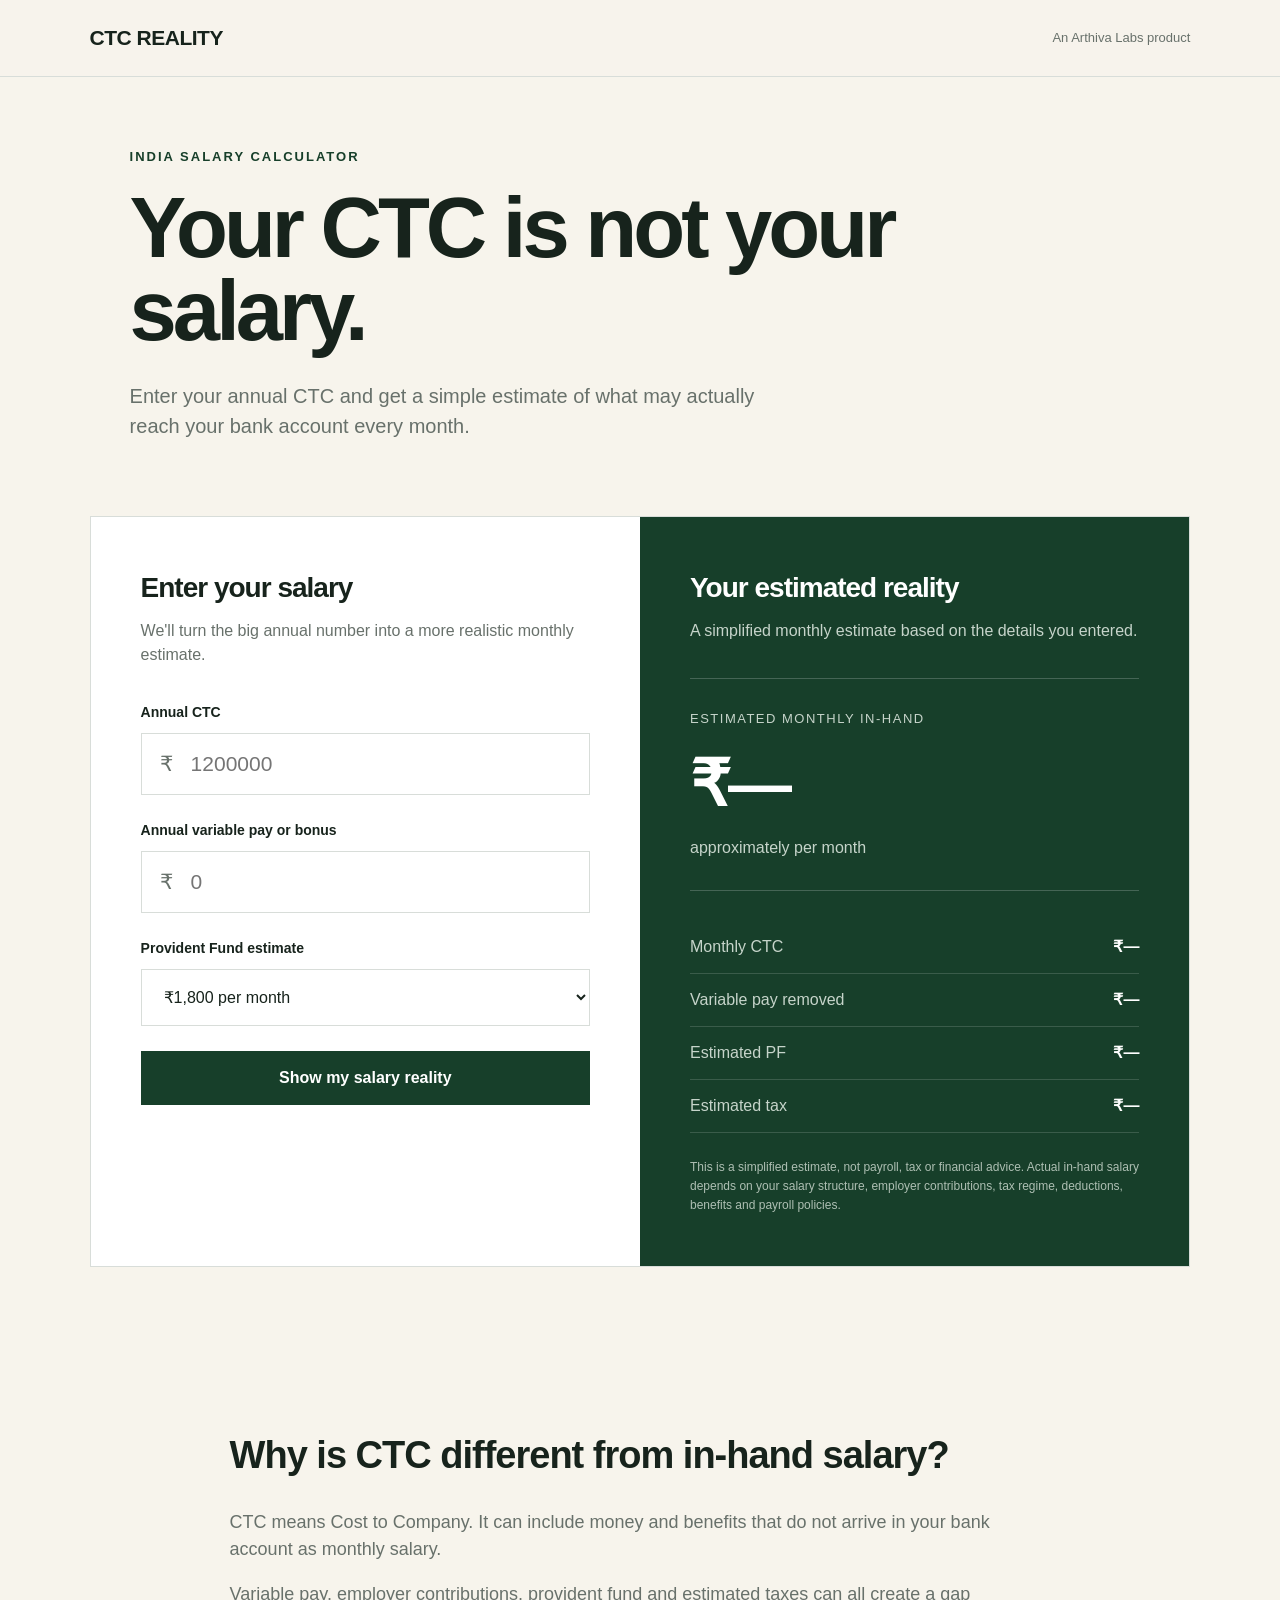
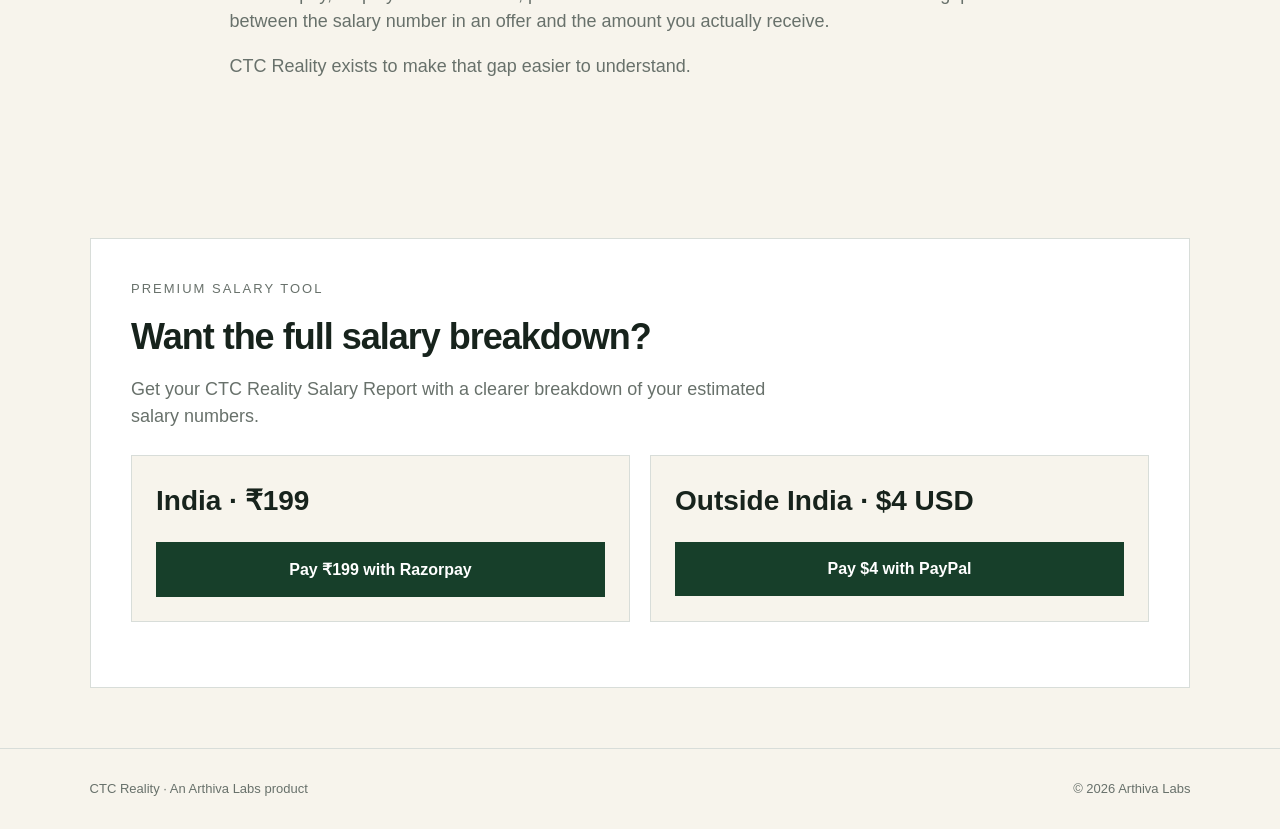
<file: products/ctc-reality/index.html>
<!DOCTYPE html>
<html lang="en">
<head>
  <meta charset="UTF-8">

  <meta
    name="viewport"
    content="width=device-width, initial-scale=1.0"
  >

  <title>CTC Reality — CTC to In-Hand Salary Calculator India</title>

  <meta
    name="description"
    content="Estimate your monthly in-hand salary from annual CTC. A simple India salary calculator by Arthiva Labs."
  >

  <style>
    * {
      box-sizing: border-box;
      margin: 0;
      padding: 0;
    }

    :root {
      --ink: #17231c;
      --green: #173f2a;
      --light-green: #e5eee8;
      --cream: #f7f4ec;
      --white: #ffffff;
      --muted: #68716b;
      --line: #d8ddd9;
    }

    body {
      font-family: Arial, Helvetica, sans-serif;
      background: var(--cream);
      color: var(--ink);
      line-height: 1.5;
    }

    nav {
      width: 100%;
      padding: 22px 7%;
      border-bottom: 1px solid var(--line);
      display: flex;
      justify-content: space-between;
      align-items: center;
      background: rgba(247, 244, 236, 0.95);
    }

    .brand {
      font-weight: 800;
      letter-spacing: -0.5px;
      font-size: 21px;
    }

    .labs {
      font-size: 13px;
      color: var(--muted);
    }

    .hero {
      padding: 70px 7% 45px;
      max-width: 1200px;
      margin: auto;
    }

    .eyebrow {
      color: var(--green);
      font-size: 13px;
      font-weight: 700;
      letter-spacing: 2px;
      text-transform: uppercase;
      margin-bottom: 20px;
    }

    h1 {
      font-size: clamp(45px, 7vw, 85px);
      line-height: 0.98;
      letter-spacing: -4px;
      max-width: 900px;
    }

    .hero-copy {
      margin-top: 28px;
      max-width: 650px;
      font-size: 20px;
      color: var(--muted);
    }

    .calculator-section {
      padding: 30px 7% 80px;
    }

    .calculator {
      max-width: 1200px;
      margin: auto;
      display: grid;
      grid-template-columns: 1fr 1fr;
      border: 1px solid var(--line);
      background: var(--white);
    }

    .input-panel,
    .result-panel {
      padding: 50px;
    }

    .result-panel {
      background: var(--green);
      color: var(--white);
    }

    h2 {
      font-size: 28px;
      letter-spacing: -1px;
      margin-bottom: 10px;
    }

    .panel-copy {
      color: var(--muted);
      margin-bottom: 35px;
    }

    .result-panel .panel-copy {
      color: #c6d4ca;
    }

    label {
      display: block;
      font-size: 14px;
      font-weight: 700;
      margin-bottom: 10px;
    }

    .input-wrap {
      display: flex;
      align-items: center;
      border: 1px solid var(--line);
      background: var(--white);
      margin-bottom: 25px;
    }

    .currency {
      padding: 0 0 0 18px;
      font-size: 21px;
      color: var(--muted);
    }

    input {
      width: 100%;
      padding: 18px;
      border: 0;
      outline: none;
      font-size: 21px;
      color: var(--ink);
      background: transparent;
    }

    select {
      width: 100%;
      padding: 18px;
      border: 1px solid var(--line);
      outline: none;
      font-size: 16px;
      color: var(--ink);
      background: var(--white);
      margin-bottom: 25px;
    }

    button {
      width: 100%;
      padding: 18px;
      border: 0;
      background: var(--green);
      color: var(--white);
      font-size: 16px;
      font-weight: 700;
      cursor: pointer;
    }

    button:hover {
      opacity: 0.92;
    }

    button:disabled {
      opacity: 0.6;
      cursor: wait;
    }

    .main-result {
      padding: 30px 0;
      border-top: 1px solid rgba(255, 255, 255, 0.2);
      border-bottom: 1px solid rgba(255, 255, 255, 0.2);
      margin: 25px 0 30px;
    }

    .result-label {
      font-size: 13px;
      color: #c6d4ca;
      text-transform: uppercase;
      letter-spacing: 1.5px;
    }

    .result-number {
      font-size: clamp(42px, 5vw, 65px);
      font-weight: 800;
      letter-spacing: -3px;
      margin-top: 8px;
    }

    .per-month {
      color: #c6d4ca;
      margin-top: 4px;
    }

    .breakdown-row {
      display: flex;
      justify-content: space-between;
      padding: 14px 0;
      border-bottom: 1px solid rgba(255, 255, 255, 0.15);
      gap: 20px;
    }

    .breakdown-row span:first-child {
      color: #c6d4ca;
    }

    .note {
      margin-top: 25px;
      font-size: 12px;
      color: #aebfb3;
      line-height: 1.6;
    }

    .explain {
      max-width: 1000px;
      margin: auto;
      padding: 80px 7%;
    }

    .explain h2 {
      font-size: 38px;
      margin-bottom: 25px;
    }

    .explain p {
      font-size: 18px;
      color: var(--muted);
      margin-bottom: 18px;
      max-width: 800px;
    }

    .premium-tool {
      max-width: 1100px;
      margin: 60px auto;
      padding: 40px;
      background: var(--white);
      border: 1px solid var(--line);
    }

    .premium-label {
      text-transform: uppercase;
      letter-spacing: 2px;
      color: var(--muted);
      font-size: 13px;
    }

    .premium-tool h2 {
      font-size: 36px;
      margin: 12px 0;
    }

    .premium-copy {
      font-size: 18px;
      color: var(--muted);
      max-width: 650px;
    }

    .premium-payment-options {
      display: grid;
      grid-template-columns: repeat(2, minmax(0, 1fr));
      gap: 20px;
      margin-top: 25px;
    }

    .payment-option {
      padding: 24px;
      border: 1px solid var(--line);
      background: var(--cream);
    }

    .premium-price {
      font-size: 28px;
      font-weight: 700;
      margin: 0 0 20px;
    }

    #paymentStatus {
      margin-top: 25px;
      white-space: pre-wrap;
      word-break: break-word;
      line-height: 1.6;
    }

    footer {
      padding: 30px 7%;
      border-top: 1px solid var(--line);
      display: flex;
      justify-content: space-between;
      gap: 20px;
      font-size: 13px;
      color: var(--muted);
    }

    @media (max-width: 800px) {
      nav {
        padding: 20px 5%;
      }

      .labs {
        display: none;
      }

      .hero {
        padding: 50px 5% 30px;
      }

      h1 {
        letter-spacing: -2.5px;
      }

      .hero-copy {
        font-size: 18px;
      }

      .calculator-section {
        padding: 20px 5% 60px;
      }

      .calculator {
        grid-template-columns: 1fr;
      }

      .input-panel,
      .result-panel {
        padding: 35px 25px;
      }

      .explain {
        padding: 60px 5%;
      }

      .premium-tool {
        margin: 40px 5%;
        padding: 30px 25px;
      }

      .premium-payment-options {
        grid-template-columns: 1fr;
      }

      footer {
        padding: 25px 5%;
        flex-direction: column;
      }
    }
  </style>
</head>

<body>

  <nav>
    <div class="brand">CTC REALITY</div>
    <div class="labs">An Arthiva Labs product</div>
  </nav>

  <section class="hero">
    <div class="eyebrow">India Salary Calculator</div>

    <h1>Your CTC is not your salary.</h1>

    <p class="hero-copy">
      Enter your annual CTC and get a simple estimate of what may actually
      reach your bank account every month.
    </p>
  </section>

  <section class="calculator-section">
    <div class="calculator">

      <div class="input-panel">
        <h2>Enter your salary</h2>

        <p class="panel-copy">
          We'll turn the big annual number into a more realistic monthly estimate.
        </p>

        <label for="ctc">Annual CTC</label>

        <div class="input-wrap">
          <span class="currency">₹</span>

          <input
            id="ctc"
            type="number"
            placeholder="1200000"
            min="0"
          >
        </div>

        <label for="bonus">Annual variable pay or bonus</label>

        <div class="input-wrap">
          <span class="currency">₹</span>

          <input
            id="bonus"
            type="number"
            placeholder="0"
            min="0"
          >
        </div>

        <label for="pf">Provident Fund estimate</label>

        <select id="pf">
          <option value="1800">₹1,800 per month</option>
          <option value="3600">₹3,600 per month</option>
          <option value="0">Not sure / exclude PF</option>
        </select>

        <button
          type="button"
          onclick="calculateSalary()"
        >
          Show my salary reality
        </button>
      </div>

      <div class="result-panel">
        <h2>Your estimated reality</h2>

        <p class="panel-copy">
          A simplified monthly estimate based on the details you entered.
        </p>

        <div class="main-result">
          <div class="result-label">
            Estimated monthly in-hand
          </div>

          <div
            class="result-number"
            id="monthlyInHand"
          >
            ₹—
          </div>

          <div class="per-month">
            approximately per month
          </div>
        </div>

        <div class="breakdown-row">
          <span>Monthly CTC</span>
          <strong id="monthlyCtc">₹—</strong>
        </div>

        <div class="breakdown-row">
          <span>Variable pay removed</span>
          <strong id="variableRemoved">₹—</strong>
        </div>

        <div class="breakdown-row">
          <span>Estimated PF</span>
          <strong id="pfAmount">₹—</strong>
        </div>

        <div class="breakdown-row">
          <span>Estimated tax</span>
          <strong id="taxAmount">₹—</strong>
        </div>

        <p class="note">
          This is a simplified estimate, not payroll, tax or financial advice.
          Actual in-hand salary depends on your salary structure, employer
          contributions, tax regime, deductions, benefits and payroll policies.
        </p>
      </div>

    </div>
  </section>

  <section class="explain">
    <h2>Why is CTC different from in-hand salary?</h2>

    <p>
      CTC means Cost to Company. It can include money and benefits that do not
      arrive in your bank account as monthly salary.
    </p>

    <p>
      Variable pay, employer contributions, provident fund and estimated taxes
      can all create a gap between the salary number in an offer and the amount
      you actually receive.
    </p>

    <p>
      CTC Reality exists to make that gap easier to understand.
    </p>
  </section>

  <section class="premium-tool">
    <p class="premium-label">
      Premium Salary Tool
    </p>

    <h2>Want the full salary breakdown?</h2>

    <p class="premium-copy">
      Get your CTC Reality Salary Report with a clearer breakdown of your
      estimated salary numbers.
    </p>

    <div class="premium-payment-options">

      <div class="payment-option">
        <p class="premium-price">
          India · ₹199
        </p>

        <button
          id="buySalaryReportIndia"
          type="button"
        >
          Pay ₹199 with Razorpay
        </button>
      </div>

      <div class="payment-option">
        <p class="premium-price">
          Outside India · $4 USD
        </p>

        <button
          id="buySalaryReportInternational"
          type="button"
        >
          Pay $4 with PayPal
        </button>
      </div>

    </div>

    <pre id="paymentStatus"></pre>
  </section>

  <footer>
    <span>CTC Reality · An Arthiva Labs product</span>
    <span>© 2026 Arthiva Labs</span>
  </footer>

  <script>
    function formatINR(number) {
      return new Intl.NumberFormat(
        "en-IN",
        {
          style: "currency",
          currency: "INR",
          maximumFractionDigits: 0
        }
      ).format(number);
    }

    function estimateTax(taxableIncome) {
      let tax = 0;

      if (taxableIncome <= 1200000) {
        return 0;
      }

      const slabs = [
        {
          from: 400000,
          to: 800000,
          rate: 0.05
        },
        {
          from: 800000,
          to: 1200000,
          rate: 0.10
        },
        {
          from: 1200000,
          to: 1600000,
          rate: 0.15
        },
        {
          from: 1600000,
          to: 2000000,
          rate: 0.20
        },
        {
          from: 2000000,
          to: 2400000,
          rate: 0.25
        },
        {
          from: 2400000,
          to: Infinity,
          rate: 0.30
        }
      ];

      slabs.forEach(function (slab) {
        if (taxableIncome > slab.from) {
          const taxableAtRate =
            Math.min(
              taxableIncome,
              slab.to
            ) - slab.from;

          if (taxableAtRate > 0) {
            tax +=
              taxableAtRate *
              slab.rate;
          }
        }
      });

      return tax * 1.04;
    }

    function calculateSalary() {
      const ctc =
        Number(
          document.getElementById("ctc").value
        );

      const bonus =
        Number(
          document.getElementById("bonus").value
        ) || 0;

      const monthlyPf =
        Number(
          document.getElementById("pf").value
        ) || 0;

      if (!ctc || ctc <= 0) {
        alert(
          "Please enter your annual CTC."
        );

        return;
      }

      if (bonus > ctc) {
        alert(
          "Variable pay cannot be higher than your total CTC."
        );

        return;
      }

      const fixedAnnual =
        ctc - bonus;

      const annualPf =
        monthlyPf * 12;

      const estimatedTaxableIncome =
        Math.max(
          fixedAnnual - 75000,
          0
        );

      const annualTax =
        estimateTax(
          estimatedTaxableIncome
        );

      const estimatedAnnualInHand =
        Math.max(
          fixedAnnual -
          annualPf -
          annualTax,
          0
        );

      const monthlyInHand =
        estimatedAnnualInHand / 12;

      const monthlyCtc =
        ctc / 12;

      const monthlyVariable =
        bonus / 12;

      const monthlyTax =
        annualTax / 12;

      document.getElementById(
        "monthlyInHand"
      ).textContent =
        formatINR(monthlyInHand);

      document.getElementById(
        "monthlyCtc"
      ).textContent =
        formatINR(monthlyCtc);

      document.getElementById(
        "variableRemoved"
      ).textContent =
        formatINR(monthlyVariable);

      document.getElementById(
        "pfAmount"
      ).textContent =
        formatINR(monthlyPf);

      document.getElementById(
        "taxAmount"
      ).textContent =
        formatINR(monthlyTax);
    }
  </script>

  <script src="https://checkout.razorpay.com/v1/checkout.js"></script>

  <script>
    const indiaPaymentButton =
      document.getElementById(
        "buySalaryReportIndia"
      );

    const internationalPaymentButton =
      document.getElementById(
        "buySalaryReportInternational"
      );

    const paymentStatus =
      document.getElementById(
        "paymentStatus"
      );

    const paypalReportDataKey =
      "arthiva_ctc_paypal_report_data";

    const paypalOrderIdKey =
      "arthiva_ctc_paypal_order_id";

    function getSalaryReportData() {
      const ctc =
        Number(
          document.getElementById("ctc").value
        ) || 0;

      const bonus =
        Number(
          document.getElementById("bonus").value
        ) || 0;

      const monthlyPf =
        Number(
          document.getElementById("pf").value
        ) || 0;

      if (!ctc || ctc <= 0) {
        alert(
          "Please enter your annual CTC first."
        );

        return null;
      }

      if (bonus > ctc) {
        alert(
          "Variable pay cannot be higher than your total CTC."
        );

        return null;
      }

      return {
        annualCtc: ctc,
        bonus: bonus,
        monthlyPf: monthlyPf
      };
    }

    function setPaymentButtonsDisabled(
      disabled
    ) {
      indiaPaymentButton.disabled =
        disabled;

      internationalPaymentButton.disabled =
        disabled;
    }

    async function readJsonResponse(
      response
    ) {
      try {
        return await response.json();
      } catch (error) {
        throw new Error(
          "Arthiva payment server returned an invalid response."
        );
      }
    }

    async function createPayment(
      market
    ) {
      const response =
        await fetch(
          "/api/create-payment",
          {
            method: "POST",

            headers: {
              "Content-Type":
                "application/json"
            },

            body: JSON.stringify({
              product:
                "ctc-reality",

              offer:
                "salary-report",

              market:
                market
            })
          }
        );

      const payment =
        await readJsonResponse(
          response
        );

      if (
        !response.ok ||
        !payment.success
      ) {
        throw new Error(
          payment.error ||
          "Could not create payment."
        );
      }

      return payment;
    }

    indiaPaymentButton.addEventListener(
      "click",
      async function () {
        const reportData =
          getSalaryReportData();

        if (!reportData) {
          return;
        }

        setPaymentButtonsDisabled(true);

        try {
          paymentStatus.textContent =
            "Creating your secure Razorpay payment...";

          const order =
            await createPayment(
              "india"
            );

          const options = {
            key:
              order.razorpayKeyId,

            amount:
              order.amount,

            currency:
              order.currency,

            name:
              "Arthiva Labs",

            description:
              order.offerName,

            order_id:
              order.orderId,

            handler:
              async function (
                response
              ) {
                try {
                  paymentStatus.textContent =
                    "Verifying your payment...";

                  const verifyResponse =
                    await fetch(
                      "/api/verify-payment",
                      {
                        method: "POST",

                        headers: {
                          "Content-Type":
                            "application/json"
                        },

                        body:
                          JSON.stringify({
                            product:
                              "ctc-reality",

                            offer:
                              "salary-report",

                            market:
                              "india",

                            paymentProvider:
                              "razorpay",

                            razorpay_order_id:
                              response
                                .razorpay_order_id,

                            razorpay_payment_id:
                              response
                                .razorpay_payment_id,

                            razorpay_signature:
                              response
                                .razorpay_signature,

                            reportData:
                              reportData
                          })
                      }
                    );

                  const verification =
                    await readJsonResponse(
                      verifyResponse
                    );

                  if (
                    !verifyResponse.ok ||
                    !verification.success
                  ) {
                    throw new Error(
                      verification.error ||
                      "Payment verification failed."
                    );
                  }

                  const reportToken =
                    verification.reportToken;

                  if (!reportToken) {
                    throw new Error(
                      "Payment was verified, but the report access token is missing."
                    );
                  }

                  paymentStatus.textContent =
                    "PAYMENT VERIFIED ✅\n\n" +
                    "Preparing your personalised Salary Report...";

                  window.location.href =
                    "./report.html?token=" +
                    encodeURIComponent(
                      reportToken
                    );

                } catch (
                  verificationError
                ) {
                  paymentStatus.textContent =
                    "Payment was completed, but report verification failed.\n\n" +
                    verificationError.message;

                  setPaymentButtonsDisabled(
                    false
                  );
                }
              },

            modal: {
              ondismiss:
                function () {
                  paymentStatus.textContent =
                    "Razorpay Checkout was closed.";

                  setPaymentButtonsDisabled(
                    false
                  );
                }
            },

            theme: {
              color: "#173f2a"
            }
          };

          const razorpay =
            new Razorpay(options);

          razorpay.on(
            "payment.failed",
            function (response) {
              paymentStatus.textContent =
                "Payment failed.\n\n" +
                JSON.stringify(
                  response.error,
                  null,
                  2
                );

              setPaymentButtonsDisabled(
                false
              );
            }
          );

          razorpay.open();

        } catch (error) {
          paymentStatus.textContent =
            "Something went wrong.\n\n" +
            error.message;

          setPaymentButtonsDisabled(
            false
          );
        }
      }
    );

    internationalPaymentButton
      .addEventListener(
        "click",
        async function () {
          const reportData =
            getSalaryReportData();

          if (!reportData) {
            return;
          }

          setPaymentButtonsDisabled(
            true
          );

          try {
            paymentStatus.textContent =
              "Creating your secure PayPal payment...";

            sessionStorage.setItem(
              paypalReportDataKey,
              JSON.stringify(
                reportData
              )
            );

            const payment =
              await createPayment(
                "international"
              );

            if (
              !payment.orderId ||
              !payment.approveUrl
            ) {
              throw new Error(
                "PayPal did not return a valid approval link."
              );
            }

            sessionStorage.setItem(
              paypalOrderIdKey,
              payment.orderId
            );

            paymentStatus.textContent =
              "Redirecting you to PayPal...";

            window.location.href =
              payment.approveUrl;

          } catch (error) {
            sessionStorage.removeItem(
              paypalReportDataKey
            );

            sessionStorage.removeItem(
              paypalOrderIdKey
            );

            paymentStatus.textContent =
              "Something went wrong.\n\n" +
              error.message;

            setPaymentButtonsDisabled(
              false
            );
          }
        }
      );

    async function completeReturnedPayPalPayment() {
      const url =
        new URL(
          window.location.href
        );

      const paypalCancelled =
        url.searchParams.get(
          "paypal"
        ) === "cancelled";

      if (paypalCancelled) {
        paymentStatus.textContent =
          "PayPal checkout was cancelled. No report has been unlocked.";

        sessionStorage.removeItem(
          paypalReportDataKey
        );

        sessionStorage.removeItem(
          paypalOrderIdKey
        );

        window.history.replaceState(
          {},
          document.title,
          window.location.pathname
        );

        return;
      }

      const paypalToken =
        url.searchParams.get(
          "token"
        );

      if (!paypalToken) {
        return;
      }

      const storedReportData =
        sessionStorage.getItem(
          paypalReportDataKey
        );

      const storedOrderId =
        sessionStorage.getItem(
          paypalOrderIdKey
        );

      if (
        !storedReportData ||
        !storedOrderId
      ) {
        paymentStatus.textContent =
          "PayPal returned to Arthiva, but the salary report session could not be restored.";

        return;
      }

      if (
        paypalToken !== storedOrderId
      ) {
        paymentStatus.textContent =
          "PayPal returned an unexpected payment order.";

        return;
      }

      setPaymentButtonsDisabled(true);

      try {
        paymentStatus.textContent =
          "PayPal returned to Arthiva.\n\n" +
          "Verifying the live payment securely...";

        const reportData =
          JSON.parse(
            storedReportData
          );

        const verifyResponse =
          await fetch(
            "/api/verify-payment",
            {
              method: "POST",

              headers: {
                "Content-Type":
                  "application/json"
              },

              body: JSON.stringify({
                product:
                  "ctc-reality",

                offer:
                  "salary-report",

                market:
                  "international",

                paymentProvider:
                  "paypal",

                orderId:
                  storedOrderId,

                reportData:
                  reportData
              })
            }
          );

        const verification =
          await readJsonResponse(
            verifyResponse
          );

        if (
          !verifyResponse.ok ||
          !verification.success
        ) {
          throw new Error(
            verification.error ||
            "PayPal payment verification failed."
          );
        }

        const reportToken =
          verification.reportToken;

        if (!reportToken) {
          throw new Error(
            "PayPal payment was verified, but the report access token is missing."
          );
        }

        sessionStorage.removeItem(
          paypalReportDataKey
        );

        sessionStorage.removeItem(
          paypalOrderIdKey
        );

        paymentStatus.textContent =
          "PAYPAL PAYMENT VERIFIED ✅\n\n" +
          "Preparing your personalised Salary Report...";

        window.history.replaceState(
          {},
          document.title,
          window.location.pathname
        );

        window.location.href =
          "./report.html?token=" +
          encodeURIComponent(
            reportToken
          );

      } catch (error) {
        paymentStatus.textContent =
          "PayPal payment could not be verified.\n\n" +
          error.message;

        setPaymentButtonsDisabled(
          false
        );
      }
    }

    completeReturnedPayPalPayment();
  </script>

</body>
</html>
</file>
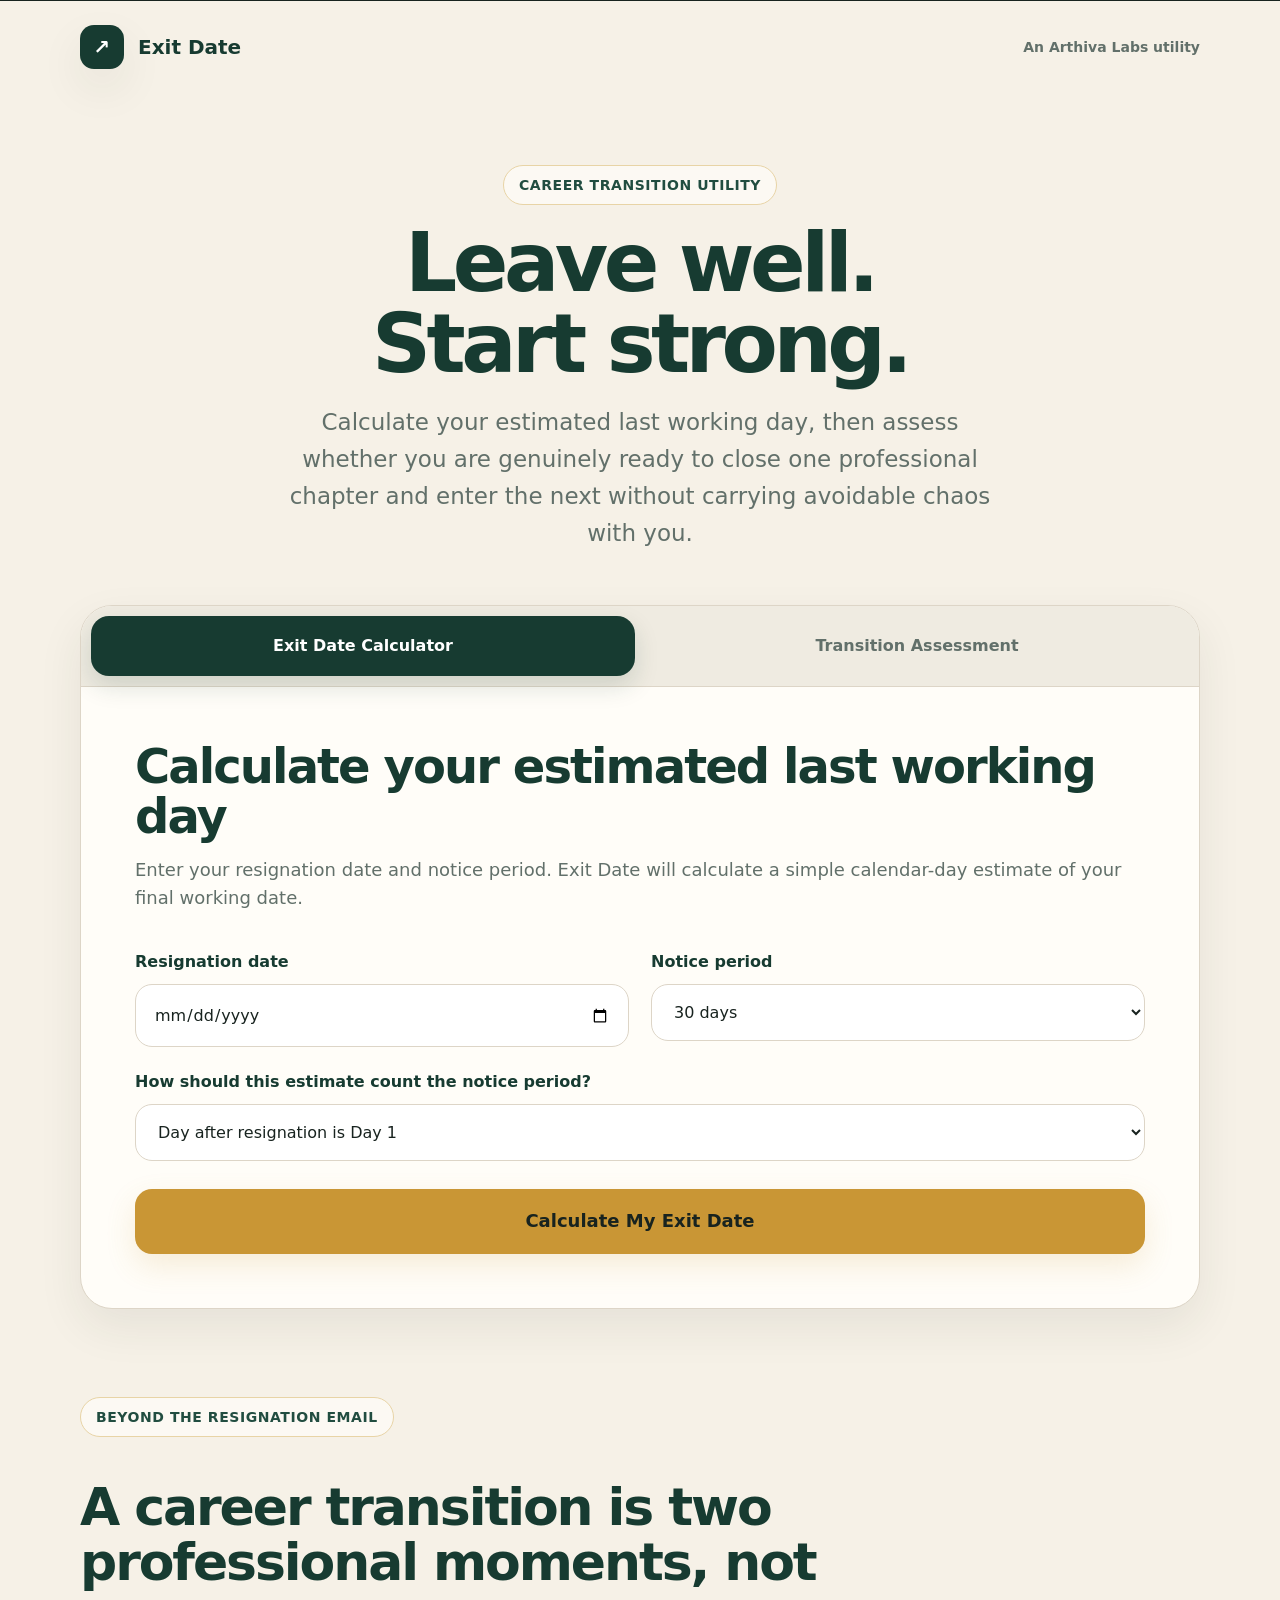
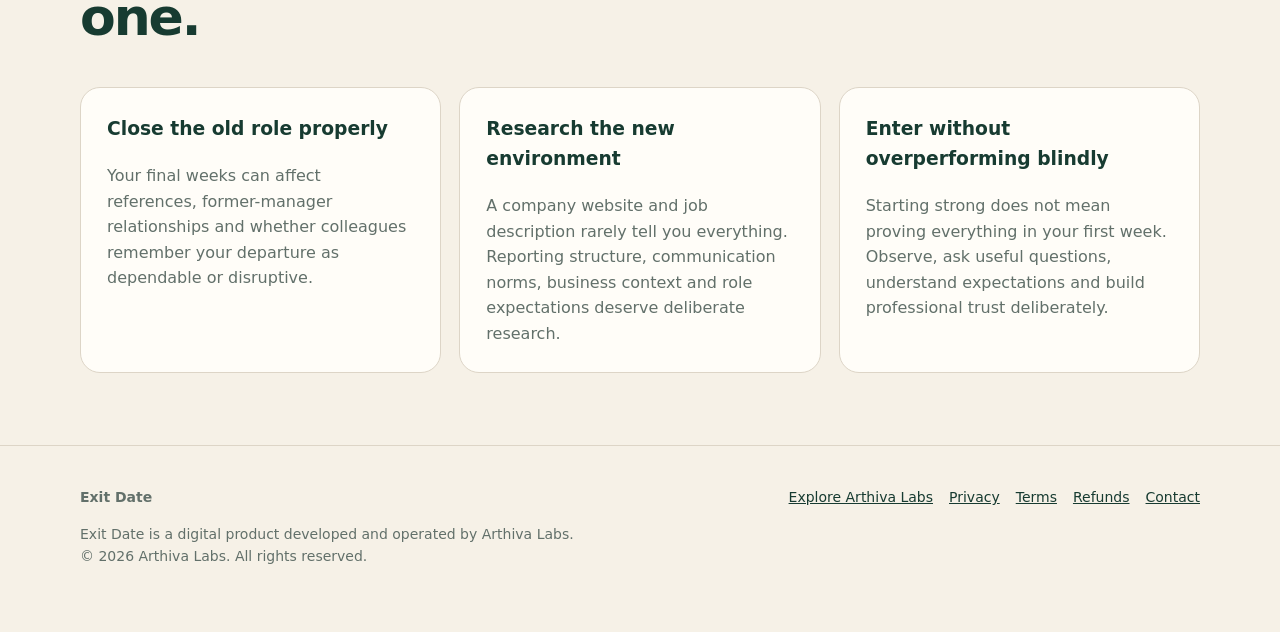
<file: products/exit-date/index.html>
<!DOCTYPE html>
<html lang="en">
<head>
  <meta charset="UTF-8">
  <meta name="viewport" content="width=device-width, initial-scale=1.0">

  <title>Exit Date — Notice Period & Last Working Day Calculator India</title>
  <meta
    name="description"
    content="Calculate your estimated last working day, understand your notice period timeline and assess how ready you are to leave your current company and start the next role well."
  >

  <link
    rel="canonical"
    href="https://arthiva-labs.pages.dev/products/exit-date/"
  >

  <meta property="og:title" content="Exit Date — Leave Well. Start Strong.">
  <meta
    property="og:description"
    content="Calculate your estimated last working day and assess your career transition readiness."
  >
  <meta
    property="og:url"
    content="https://arthiva-labs.pages.dev/products/exit-date/"
  >
  <meta property="og:type" content="website">

  <style>
    :root {
      --ink: #18231f;
      --forest: #214d40;
      --forest-dark: #173b31;
      --sage: #708c7e;
      --cream: #f6f1e7;
      --paper: #fffdf8;
      --gold: #c99635;
      --gold-soft: #e8d4a6;
      --line: #ddd5c7;
      --muted: #62706a;
      --soft: #efebe1;
      --white: #ffffff;
      --danger: #8a433b;
      --shadow: 0 18px 45px rgba(35, 48, 42, 0.08);
    }

    * {
      box-sizing: border-box;
    }

    html {
      scroll-behavior: smooth;
    }

    body {
      margin: 0;
      background: var(--cream);
      color: var(--ink);
      font-family:
        Inter,
        ui-sans-serif,
        system-ui,
        -apple-system,
        BlinkMacSystemFont,
        "Segoe UI",
        sans-serif;
      line-height: 1.6;
    }

    button,
    input,
    select {
      font: inherit;
    }

    button {
      cursor: pointer;
    }

    a {
      color: inherit;
    }

    .site-header {
      border-top: 1px solid var(--ink);
      padding: 24px 0;
    }

    .header-inner,
    .container {
      width: min(1120px, calc(100% - 40px));
      margin: 0 auto;
    }

    .header-inner {
      display: flex;
      align-items: center;
      justify-content: space-between;
      gap: 24px;
    }

    .brand {
      display: flex;
      align-items: center;
      gap: 14px;
      text-decoration: none;
      font-weight: 800;
      font-size: 20px;
      color: var(--forest-dark);
    }

    .brand-icon {
      width: 44px;
      height: 44px;
      border-radius: 14px;
      background: var(--forest-dark);
      color: var(--white);
      display: grid;
      place-items: center;
      box-shadow: var(--shadow);
    }

    .arthiva-label {
      color: var(--muted);
      font-weight: 700;
      font-size: 14px;
      text-decoration: none;
    }

    .hero {
      padding: 72px 0 54px;
      text-align: center;
    }

    .eyebrow {
      display: inline-block;
      padding: 8px 15px;
      border: 1px solid var(--gold-soft);
      border-radius: 999px;
      color: var(--forest);
      background: rgba(255, 253, 248, 0.72);
      font-weight: 800;
      font-size: 14px;
      letter-spacing: 0.04em;
      text-transform: uppercase;
    }

    .hero h1 {
      max-width: 860px;
      margin: 18px auto 20px;
      color: var(--forest-dark);
      font-size: clamp(46px, 7vw, 82px);
      line-height: 0.98;
      letter-spacing: -0.055em;
    }

    .hero p {
      max-width: 730px;
      margin: 0 auto;
      color: var(--muted);
      font-size: clamp(18px, 2vw, 23px);
    }

    .tool-shell {
      background: var(--paper);
      border: 1px solid var(--line);
      border-radius: 32px;
      box-shadow: var(--shadow);
      overflow: hidden;
      margin-bottom: 64px;
    }

    .tool-nav {
      display: grid;
      grid-template-columns: repeat(2, 1fr);
      padding: 10px;
      gap: 10px;
      background: var(--soft);
      border-bottom: 1px solid var(--line);
    }

    .tab-button {
      border: 0;
      border-radius: 18px;
      padding: 17px 20px;
      background: transparent;
      color: var(--muted);
      font-weight: 800;
    }

    .tab-button.active {
      background: var(--forest-dark);
      color: var(--white);
      box-shadow: 0 10px 25px rgba(23, 59, 49, 0.15);
    }

    .tool-panel {
      display: none;
      padding: 54px;
    }

    .tool-panel.active {
      display: block;
    }

    .section-heading {
      margin: 0;
      color: var(--forest-dark);
      font-size: clamp(32px, 4vw, 48px);
      line-height: 1.05;
      letter-spacing: -0.04em;
    }

    .section-copy {
      margin: 14px 0 36px;
      color: var(--muted);
      font-size: 18px;
    }

    .form-grid {
      display: grid;
      grid-template-columns: repeat(2, 1fr);
      gap: 22px;
    }

    .field {
      display: flex;
      flex-direction: column;
      gap: 9px;
    }

    .field.full {
      grid-column: 1 / -1;
    }

    label {
      font-weight: 800;
      color: var(--forest-dark);
    }

    input,
    select {
      width: 100%;
      border: 1px solid var(--line);
      background: var(--white);
      color: var(--ink);
      border-radius: 17px;
      padding: 17px 18px;
      outline: none;
    }

    input:focus,
    select:focus {
      border-color: var(--forest);
      box-shadow: 0 0 0 4px rgba(33, 77, 64, 0.08);
    }

    .primary-button {
      width: 100%;
      border: 0;
      border-radius: 17px;
      padding: 18px 24px;
      margin-top: 28px;
      background: var(--gold);
      color: var(--ink);
      font-weight: 900;
      font-size: 18px;
      box-shadow: 0 12px 30px rgba(201, 150, 53, 0.16);
    }

    .primary-button:hover {
      transform: translateY(-1px);
    }

    .result {
      display: none;
      margin-top: 34px;
      padding-top: 34px;
      border-top: 1px solid var(--line);
    }

    .result.visible {
      display: block;
    }

    .result-label {
      color: var(--sage);
      text-transform: uppercase;
      letter-spacing: 0.08em;
      font-weight: 900;
      font-size: 14px;
    }

    .result-hero {
      background: var(--forest-dark);
      color: var(--white);
      padding: 28px;
      border-radius: 22px;
      margin-top: 15px;
    }

    .result-hero small {
      display: block;
      color: rgba(255, 255, 255, 0.72);
      font-weight: 700;
    }

    .result-hero strong {
      display: block;
      font-size: clamp(36px, 6vw, 62px);
      line-height: 1;
      margin-top: 10px;
      letter-spacing: -0.04em;
    }

    .result-grid {
      display: grid;
      grid-template-columns: repeat(3, 1fr);
      gap: 16px;
      margin-top: 16px;
    }

    .result-card {
      border: 1px solid var(--line);
      border-radius: 18px;
      padding: 20px;
      background: var(--white);
    }

    .result-card span {
      display: block;
      color: var(--muted);
      font-size: 14px;
      font-weight: 700;
    }

    .result-card strong {
      display: block;
      color: var(--forest-dark);
      margin-top: 6px;
      font-size: 21px;
    }

    .note {
      background: var(--soft);
      color: var(--muted);
      padding: 17px 20px;
      border-radius: 16px;
      margin-top: 16px;
      font-size: 14px;
    }

    .assessment-intro {
      display: grid;
      grid-template-columns: 1.3fr 0.7fr;
      gap: 24px;
      align-items: stretch;
      margin-bottom: 36px;
    }

    .assessment-stat {
      background: var(--forest-dark);
      color: var(--white);
      border-radius: 22px;
      padding: 28px;
      display: flex;
      flex-direction: column;
      justify-content: center;
    }

    .assessment-stat strong {
      font-size: 48px;
      line-height: 1;
    }

    .assessment-stat span {
      margin-top: 8px;
      color: rgba(255, 255, 255, 0.72);
    }

    .question {
      padding: 26px 0;
      border-top: 1px solid var(--line);
    }

    .question:first-child {
      border-top: 0;
    }

    .question-number {
      color: var(--gold);
      font-weight: 900;
      font-size: 13px;
      text-transform: uppercase;
      letter-spacing: 0.08em;
    }

    .question h3 {
      margin: 7px 0 15px;
      color: var(--forest-dark);
      font-size: 20px;
      line-height: 1.35;
    }

    .answer-options {
      display: grid;
      grid-template-columns: repeat(4, 1fr);
      gap: 10px;
    }

    .answer-option {
      position: relative;
    }

    .answer-option input {
      position: absolute;
      opacity: 0;
      pointer-events: none;
    }

    .answer-option label {
      min-height: 58px;
      border: 1px solid var(--line);
      border-radius: 14px;
      display: flex;
      align-items: center;
      justify-content: center;
      text-align: center;
      padding: 10px;
      background: var(--white);
      color: var(--muted);
      cursor: pointer;
      font-size: 14px;
    }

    .answer-option input:checked + label {
      background: var(--forest-dark);
      color: var(--white);
      border-color: var(--forest-dark);
    }

    .assessment-result {
      display: none;
      margin-top: 38px;
      padding-top: 38px;
      border-top: 1px solid var(--line);
    }

    .assessment-result.visible {
      display: block;
    }

    .score-card {
      background: var(--forest-dark);
      color: var(--white);
      border-radius: 24px;
      padding: 34px;
    }

    .score-row {
      display: flex;
      justify-content: space-between;
      align-items: flex-end;
      gap: 20px;
    }

    .score-card h3 {
      margin: 0;
      font-size: clamp(28px, 4vw, 44px);
      line-height: 1.05;
    }

    .score-number {
      font-size: clamp(48px, 7vw, 74px);
      font-weight: 900;
      line-height: 0.9;
      white-space: nowrap;
    }

    .score-card p {
      color: rgba(255, 255, 255, 0.76);
      margin: 18px 0 0;
      max-width: 760px;
    }

    .insight-grid {
      display: grid;
      grid-template-columns: repeat(2, 1fr);
      gap: 16px;
      margin-top: 16px;
    }

    .insight-card {
      border: 1px solid var(--line);
      background: var(--white);
      border-radius: 20px;
      padding: 24px;
    }

    .insight-card h4 {
      margin: 0 0 10px;
      color: var(--forest-dark);
      font-size: 20px;
    }

    .insight-card p {
      margin: 0;
      color: var(--muted);
    }

    .premium-card {
      margin-top: 22px;
      border: 1px solid var(--gold-soft);
      background: #fbf4e3;
      border-radius: 24px;
      padding: 30px;
    }

    .premium-card .premium-tag {
      color: var(--forest);
      text-transform: uppercase;
      letter-spacing: 0.08em;
      font-size: 13px;
      font-weight: 900;
    }

    .premium-card h3 {
      color: var(--forest-dark);
      font-size: clamp(28px, 4vw, 42px);
      line-height: 1.08;
      letter-spacing: -0.035em;
      margin: 10px 0;
    }

    .premium-card p {
      color: var(--muted);
    }

    .premium-list {
      margin: 20px 0;
      padding: 0;
      list-style: none;
      display: grid;
      grid-template-columns: repeat(2, 1fr);
      gap: 12px;
    }

    .premium-list li {
      background: rgba(255, 255, 255, 0.65);
      border: 1px solid var(--gold-soft);
      border-radius: 14px;
      padding: 14px 16px;
      color: var(--forest-dark);
      font-weight: 700;
    }

    .premium-button {
      border: 0;
      background: var(--forest-dark);
      color: var(--white);
      border-radius: 16px;
      padding: 17px 22px;
      font-weight: 900;
      width: 100%;
    }

    .premium-button:disabled {
      cursor: not-allowed;
      opacity: 0.72;
    }

    .premium-note {
      font-size: 13px;
      margin-top: 12px;
    }

    .content-section {
      padding: 24px 0 72px;
    }

    .content-section h2 {
      color: var(--forest-dark);
      font-size: clamp(32px, 5vw, 52px);
      line-height: 1.05;
      letter-spacing: -0.04em;
      max-width: 780px;
    }

    .content-grid {
      display: grid;
      grid-template-columns: repeat(3, 1fr);
      gap: 18px;
      margin-top: 30px;
    }

    .content-card {
      background: var(--paper);
      border: 1px solid var(--line);
      border-radius: 20px;
      padding: 26px;
    }

    .content-card h3 {
      color: var(--forest-dark);
      margin-top: 0;
    }

    .content-card p {
      color: var(--muted);
      margin-bottom: 0;
    }

    footer {
      border-top: 1px solid var(--line);
      padding: 40px 0 50px;
      color: var(--muted);
      font-size: 14px;
    }

    .footer-inner {
      display: flex;
      justify-content: space-between;
      gap: 28px;
      align-items: flex-start;
    }

    .footer-links {
      display: flex;
      flex-wrap: wrap;
      gap: 16px;
    }

    .footer-links a {
      color: var(--forest-dark);
    }

    .error-message {
      display: none;
      color: var(--danger);
      font-weight: 700;
      margin-top: 14px;
    }

    .error-message.visible {
      display: block;
    }

    @media (max-width: 800px) {
      .hero {
        padding-top: 46px;
      }

      .tool-panel {
        padding: 32px 22px;
      }

      .form-grid,
      .result-grid,
      .assessment-intro,
      .insight-grid,
      .content-grid,
      .premium-list {
        grid-template-columns: 1fr;
      }

      .answer-options {
        grid-template-columns: repeat(2, 1fr);
      }

      .score-row,
      .footer-inner {
        flex-direction: column;
        align-items: flex-start;
      }

      .arthiva-label {
        font-size: 12px;
      }
    }

    @media (max-width: 520px) {
      .header-inner,
      .container {
        width: min(100% - 24px, 1120px);
      }

      .brand {
        font-size: 17px;
      }

      .brand-icon {
        width: 40px;
        height: 40px;
      }

      .hero h1 {
        font-size: 48px;
      }

      .tool-nav {
        grid-template-columns: 1fr;
      }

      .answer-options {
        grid-template-columns: 1fr;
      }

      .tool-shell {
        border-radius: 22px;
      }
    }
  </style>
</head>

<body>

  <header class="site-header">
    <div class="header-inner">
      <a class="brand" href="/products/exit-date/">
        <span class="brand-icon">↗</span>
        <span>Exit Date</span>
      </a>

      <a class="arthiva-label" href="/">
        An Arthiva Labs utility
      </a>
    </div>
  </header>

  <main>

    <section class="hero">
      <div class="container">
        <span class="eyebrow">Career transition utility</span>

        <h1>Leave well.<br>Start strong.</h1>

        <p>
          Calculate your estimated last working day, then assess whether
          you are genuinely ready to close one professional chapter and
          enter the next without carrying avoidable chaos with you.
        </p>
      </div>
    </section>

    <div class="container">

      <section class="tool-shell">

        <nav class="tool-nav" aria-label="Exit Date tools">
          <button
            class="tab-button active"
            type="button"
            data-tab="calculator"
          >
            Exit Date Calculator
          </button>

          <button
            class="tab-button"
            type="button"
            data-tab="assessment"
          >
            Transition Assessment
          </button>
        </nav>

        <section
          id="calculator"
          class="tool-panel active"
        >
          <h2 class="section-heading">
            Calculate your estimated last working day
          </h2>

          <p class="section-copy">
            Enter your resignation date and notice period. Exit Date will
            calculate a simple calendar-day estimate of your final working
            date.
          </p>

          <div class="form-grid">

            <div class="field">
              <label for="resignationDate">
                Resignation date
              </label>

              <input
                id="resignationDate"
                type="date"
              >
            </div>

            <div class="field">
              <label for="noticePeriod">
                Notice period
              </label>

              <select id="noticePeriod">
                <option value="7">7 days</option>
                <option value="15">15 days</option>
                <option value="30" selected>30 days</option>
                <option value="45">45 days</option>
                <option value="60">60 days</option>
                <option value="90">90 days</option>
                <option value="custom">Custom notice period</option>
              </select>
            </div>

            <div
              id="customNoticeField"
              class="field full"
              style="display: none;"
            >
              <label for="customNotice">
                Custom notice period in days
              </label>

              <input
                id="customNotice"
                type="number"
                min="0"
                max="365"
                placeholder="Example: 75"
              >
            </div>

            <div class="field full">
              <label for="countingMethod">
                How should this estimate count the notice period?
              </label>

              <select id="countingMethod">
                <option value="after" selected>
                  Day after resignation is Day 1
                </option>

                <option value="same">
                  Resignation date is Day 1
                </option>
              </select>
            </div>

          </div>

          <button
            id="calculateExitDate"
            class="primary-button"
            type="button"
          >
            Calculate My Exit Date
          </button>

          <p
            id="calculatorError"
            class="error-message"
          >
            Please enter a valid resignation date and notice period.
          </p>

          <div
            id="exitResult"
            class="result"
          >
            <span class="result-label">
              Your estimated exit timeline
            </span>

            <div class="result-hero">
              <small>Estimated last working day</small>
              <strong id="lastWorkingDay">—</strong>
            </div>

            <div class="result-grid">

              <div class="result-card">
                <span>Resignation date</span>
                <strong id="resultResignationDate">—</strong>
              </div>

              <div class="result-card">
                <span>Notice period</span>
                <strong id="resultNoticePeriod">—</strong>
              </div>

              <div class="result-card">
                <span>Estimated calendar timeline</span>
                <strong id="resultCalendarDays">—</strong>
              </div>

            </div>

            <div class="note">
              This is a calendar-day planning estimate, not an HR or legal
              determination. Your employment contract, HR policy, resignation
              acceptance date, notice waiver, notice buyout, leave adjustment,
              weekends, holidays or employer-specific counting rules may change
              your official last working day. Confirm the final date with your
              employer or HR team.
            </div>

            <button
              id="openAssessment"
              class="primary-button"
              type="button"
            >
              Check My Career Transition Readiness
            </button>
          </div>

        </section>

        <section
          id="assessment"
          class="tool-panel"
        >
          <div class="assessment-intro">

            <div>
              <h2 class="section-heading">
                Are you ready to leave well and enter the next company well?
              </h2>

              <p class="section-copy">
                This is not a personality test. It is a practical self-assessment
                across professional closure, handover, reputation, new-company
                research and first-30-day readiness.
              </p>
            </div>

            <div class="assessment-stat">
              <strong>15</strong>
              <span>practical transition questions</span>
            </div>

          </div>

          <form id="transitionAssessment">

            <div id="questionsContainer"></div>

            <p
              id="assessmentError"
              class="error-message"
            >
              Please answer all 15 questions before viewing your result.
            </p>

            <button
              class="primary-button"
              type="submit"
            >
              See My Transition Readiness
            </button>

          </form>

          <div
            id="assessmentResult"
            class="assessment-result"
          >

            <div class="score-card">

              <div class="score-row">
                <div>
                  <span class="result-label">
                    Your transition readiness
                  </span>

                  <h3 id="readinessTitle">
                    Your result
                  </h3>
                </div>

                <div
                  id="readinessScore"
                  class="score-number"
                >
                  0/100
                </div>
              </div>

              <p id="readinessSummary"></p>

            </div>

            <div class="insight-grid">

              <article class="insight-card">
                <h4>Your strongest transition area</h4>
                <p id="strongestArea"></p>
              </article>

              <article class="insight-card">
                <h4>Your biggest avoidable risk</h4>
                <p id="riskArea"></p>
              </article>

            </div>

            <div class="premium-card">

              <span
                id="premiumPlanTag"
                class="premium-tag"
              >
                Personalised transition plan · ₹199
              </span>

              <h3>
                Clean Exit & Strong Entry Plan
              </h3>

              <p>
                Your free assessment tells you where you stand. The personalised
                plan is designed to turn your answers into a practical exit and
                entry checklist for your specific transition profile.
              </p>

              <ul class="premium-list">
                <li>Your personalised clean-exit priorities</li>
                <li>Handover and documentation checklist</li>
                <li>Relationship-preserving exit guidance</li>
                <li>What to research about the new company</li>
                <li>New-company etiquette risk checklist</li>
                <li>Your first 30-day entry priorities</li>
              </ul>

              <button
                id="premiumPlanButton"
                class="premium-button"
                type="button"
              >
                Get My Personalised Plan · ₹199
              </button>

              <p
                id="premiumPlanStatus"
                class="premium-note"
              >
                Secure payment through Arthiva Labs. Complete both the exit-date
                calculator and transition assessment before purchasing your
                personalised plan.
              </p>

            </div>

          </div>

        </section>

      </section>

      <section class="content-section">

        <span class="eyebrow">
          Beyond the resignation email
        </span>

        <h2>
          A career transition is two professional moments, not one.
        </h2>

        <div class="content-grid">

          <article class="content-card">
            <h3>Close the old role properly</h3>
            <p>
              Your final weeks can affect references, former-manager
              relationships and whether colleagues remember your departure
              as dependable or disruptive.
            </p>
          </article>

          <article class="content-card">
            <h3>Research the new environment</h3>
            <p>
              A company website and job description rarely tell you everything.
              Reporting structure, communication norms, business context and
              role expectations deserve deliberate research.
            </p>
          </article>

          <article class="content-card">
            <h3>Enter without overperforming blindly</h3>
            <p>
              Starting strong does not mean proving everything in your first
              week. Observe, ask useful questions, understand expectations and
              build professional trust deliberately.
            </p>
          </article>

        </div>

      </section>

    </div>

  </main>

  <footer>
    <div class="container footer-inner">

      <div>
        <strong>Exit Date</strong>

        <p>
          Exit Date is a digital product developed and operated by Arthiva Labs.
          <br>
          © 2026 Arthiva Labs. All rights reserved.
        </p>
      </div>

      <div class="footer-links">
        <a href="/">Explore Arthiva Labs</a>
        <a href="/#privacy">Privacy</a>
        <a href="/#terms">Terms</a>
        <a href="/#refunds">Refunds</a>
        <a href="/#contact">Contact</a>
      </div>

    </div>
  </footer>

  <script src="https://checkout.razorpay.com/v1/checkout.js"></script>

  <script>
    const tabButtons = document.querySelectorAll(".tab-button");
    const toolPanels = document.querySelectorAll(".tool-panel");

    function switchTab(tabId) {
      tabButtons.forEach((button) => {
        button.classList.toggle(
          "active",
          button.dataset.tab === tabId
        );
      });

      toolPanels.forEach((panel) => {
        panel.classList.toggle(
          "active",
          panel.id === tabId
        );
      });
    }

    tabButtons.forEach((button) => {
      button.addEventListener("click", () => {
        switchTab(button.dataset.tab);
      });
    });

    const resignationDate = document.getElementById("resignationDate");
    const noticePeriod = document.getElementById("noticePeriod");
    const customNoticeField = document.getElementById("customNoticeField");
    const customNotice = document.getElementById("customNotice");
    const countingMethod = document.getElementById("countingMethod");
    const calculateExitDate = document.getElementById("calculateExitDate");
    const calculatorError = document.getElementById("calculatorError");
    const exitResult = document.getElementById("exitResult");

    const lastWorkingDay = document.getElementById("lastWorkingDay");
    const resultResignationDate = document.getElementById(
      "resultResignationDate"
    );
    const resultNoticePeriod = document.getElementById(
      "resultNoticePeriod"
    );
    const resultCalendarDays = document.getElementById(
      "resultCalendarDays"
    );

    let latestExitCalculationData = null;
    let latestAssessmentReportData = null;

    noticePeriod.addEventListener("change", () => {
      customNoticeField.style.display =
        noticePeriod.value === "custom"
          ? "flex"
          : "none";
    });

    function parseLocalDate(value) {
      const parts = value.split("-");

      return new Date(
        Number(parts[0]),
        Number(parts[1]) - 1,
        Number(parts[2])
      );
    }

    function formatDate(date) {
      return new Intl.DateTimeFormat("en-IN", {
        day: "numeric",
        month: "long",
        year: "numeric"
      }).format(date);
    }

    function formatIsoLocalDate(date) {
      const year = date.getFullYear();
      const month = String(date.getMonth() + 1).padStart(2, "0");
      const day = String(date.getDate()).padStart(2, "0");

      return `${year}-${month}-${day}`;
    }

    calculateExitDate.addEventListener("click", () => {
      const selectedDate = resignationDate.value;

      const noticeDays =
        noticePeriod.value === "custom"
          ? Number(customNotice.value)
          : Number(noticePeriod.value);

      if (
        !selectedDate ||
        !Number.isFinite(noticeDays) ||
        noticeDays < 0 ||
        noticeDays > 365
      ) {
        calculatorError.classList.add("visible");
        exitResult.classList.remove("visible");
        latestExitCalculationData = null;
        return;
      }

      calculatorError.classList.remove("visible");

      const startDate = parseLocalDate(selectedDate);
      const estimatedLastDay = new Date(startDate);

      const daysToAdd =
        countingMethod.value === "same"
          ? Math.max(noticeDays - 1, 0)
          : noticeDays;

      estimatedLastDay.setDate(
        estimatedLastDay.getDate() + daysToAdd
      );

      latestExitCalculationData = {
        resignationDate: selectedDate,
        noticePeriodDays: noticeDays,
        noticeCountingMethod: countingMethod.value,
        estimatedLastWorkingDay: formatIsoLocalDate(
          estimatedLastDay
        )
      };

      lastWorkingDay.textContent = formatDate(estimatedLastDay);
      resultResignationDate.textContent = formatDate(startDate);
      resultNoticePeriod.textContent = `${noticeDays} days`;
      resultCalendarDays.textContent = `${daysToAdd} days after resignation`;

      exitResult.classList.add("visible");

      exitResult.scrollIntoView({
        behavior: "smooth",
        block: "start"
      });
    });

    document
      .getElementById("openAssessment")
      .addEventListener("click", () => {
        switchTab("assessment");

        document
          .getElementById("assessment")
          .scrollIntoView({
            behavior: "smooth",
            block: "start"
          });
      });

    const assessmentQuestions = [
      {
        text: "I know exactly what work, files, responsibilities and open tasks need to be handed over before I leave.",
        category: "closure"
      },
      {
        text: "My important work is documented well enough that another person can understand what happens next.",
        category: "closure"
      },
      {
        text: "I can explain the status of my active projects without relying entirely on memory.",
        category: "closure"
      },
      {
        text: "I have a professional plan for communicating my departure to colleagues, clients or stakeholders who need to know.",
        category: "relationships"
      },
      {
        text: "I can leave without using my final weeks to settle scores, prove a point or publicly criticise people.",
        category: "relationships"
      },
      {
        text: "I know which professional relationships I genuinely want to preserve after leaving.",
        category: "relationships"
      },
      {
        text: "I have reviewed my employment documents or HR information for notice, handover and exit requirements.",
        category: "closure"
      },
      {
        text: "I understand what company information, files or data I should not take with me when I leave.",
        category: "closure"
      },
      {
        text: "I have researched the new company's business, products or services beyond reading the job description.",
        category: "research"
      },
      {
        text: "I understand who I am likely to report to and what success in my new role may look like.",
        category: "research"
      },
      {
        text: "I have thought about the new company's communication style, work norms and professional expectations.",
        category: "research"
      },
      {
        text: "I have useful questions prepared for my manager or team during my first weeks.",
        category: "entry"
      },
      {
        text: "I can enter the new role without feeling I must prove my entire value in the first few days.",
        category: "entry"
      },
      {
        text: "I have a realistic plan for learning names, systems, priorities and workflows during my first month.",
        category: "entry"
      },
      {
        text: "I know which habits, frustrations or assumptions from my current company I do not want to carry into the new one.",
        category: "entry"
      }
    ];

    const answerChoices = [
      {
        label: "Not at all",
        value: 0
      },
      {
        label: "A little",
        value: 1
      },
      {
        label: "Mostly",
        value: 2
      },
      {
        label: "Yes, clearly",
        value: 3
      }
    ];

    const questionsContainer = document.getElementById(
      "questionsContainer"
    );

    assessmentQuestions.forEach((question, questionIndex) => {
      const questionElement = document.createElement("div");
      questionElement.className = "question";

      const options = answerChoices
        .map((choice, choiceIndex) => {
          const inputId =
            `question-${questionIndex}-choice-${choiceIndex}`;

          return `
            <div class="answer-option">
              <input
                id="${inputId}"
                type="radio"
                name="question-${questionIndex}"
                value="${choice.value}"
              >
              <label for="${inputId}">
                ${choice.label}
              </label>
            </div>
          `;
        })
        .join("");

      questionElement.innerHTML = `
        <span class="question-number">
          Question ${questionIndex + 1}
        </span>

        <h3>${question.text}</h3>

        <div class="answer-options">
          ${options}
        </div>
      `;

      questionsContainer.appendChild(questionElement);
    });

    const transitionAssessment = document.getElementById(
      "transitionAssessment"
    );
    const assessmentError = document.getElementById(
      "assessmentError"
    );
    const assessmentResult = document.getElementById(
      "assessmentResult"
    );

    const readinessTitle = document.getElementById(
      "readinessTitle"
    );
    const readinessScore = document.getElementById(
      "readinessScore"
    );
    const readinessSummary = document.getElementById(
      "readinessSummary"
    );
    const strongestArea = document.getElementById(
      "strongestArea"
    );
    const riskArea = document.getElementById("riskArea");

    const categoryInformation = {
      closure: {
        name: "Professional closure and handover",
        strong:
          "You appear comparatively prepared to close your current responsibilities with structure, documentation and clearer handover awareness.",
        risk:
          "Your exit could become unnecessarily messy if tasks, documents, policy requirements or ownership of open work remain unclear."
      },
      relationships: {
        name: "Professional relationship preservation",
        strong:
          "You show awareness that leaving a company is also a reputation and relationship moment, not only an administrative event.",
        risk:
          "The way you communicate and behave during your final weeks may create avoidable damage to relationships you could later value."
      },
      research: {
        name: "New-company research",
        strong:
          "You are doing more than simply accepting a role. You show stronger awareness of the business and professional environment you are entering.",
        risk:
          "You may be entering the new company with too little context about its business, expectations, structure or working norms."
      },
      entry: {
        name: "First-30-day entry readiness",
        strong:
          "You show a comparatively grounded approach to learning, observing and building trust during the first month of a new role.",
        risk:
          "You may enter the new role reactively, overperform too early or carry assumptions from your previous company into a different environment."
      }
    };

    transitionAssessment.addEventListener("submit", (event) => {
      event.preventDefault();

      const answers = [];
      const categoryScores = {
        closure: [],
        relationships: [],
        research: [],
        entry: []
      };

      assessmentQuestions.forEach((question, index) => {
        const selectedAnswer = document.querySelector(
          `input[name="question-${index}"]:checked`
        );

        if (selectedAnswer) {
          const value = Number(selectedAnswer.value);

          answers.push(value);
          categoryScores[question.category].push(value);
        }
      });

      if (answers.length !== assessmentQuestions.length) {
        assessmentError.classList.add("visible");
        assessmentResult.classList.remove("visible");
        latestAssessmentReportData = null;
        return;
      }

      assessmentError.classList.remove("visible");

      const totalScore = answers.reduce(
        (sum, value) => sum + value,
        0
      );

      const maximumScore = assessmentQuestions.length * 3;

      const percentageScore = Math.round(
        (totalScore / maximumScore) * 100
      );

      const categoryAverages = Object.entries(categoryScores)
        .map(([category, scores]) => {
          const total = scores.reduce(
            (sum, value) => sum + value,
            0
          );

          return {
            category,
            average: total / scores.length
          };
        })
        .sort((a, b) => b.average - a.average);

      const strongestCategory = categoryAverages[0].category;
      const weakestCategory =
        categoryAverages[categoryAverages.length - 1].category;

      latestAssessmentReportData = {
        assessmentAnswers: answers,
        assessmentScore: percentageScore
      };

      let title;
      let summary;

      if (percentageScore >= 85) {
        title = "Strong transition readiness";

        summary =
          "You appear highly intentional about both professional closure and entering the next environment with awareness. Your main opportunity is refinement: identify the few remaining weak points before your final working weeks become busy.";
      } else if (percentageScore >= 65) {
        title = "Mostly ready, with visible gaps";

        summary =
          "You have a useful transition foundation, but some parts of your exit or new-role preparation remain underdeveloped. These gaps are easier to solve now than during your final week or first days at the new company.";
      } else if (percentageScore >= 40) {
        title = "Your transition needs structure";

        summary =
          "You may know that you are leaving, but your professional closure and new-company entry plan are not yet equally prepared. A more deliberate checklist could reduce avoidable stress, confusion and relationship damage.";
      } else {
        title = "High risk of a reactive transition";

        summary =
          "Your answers suggest that several important parts of the transition are currently being left to chance. Focus first on handover clarity, professional communication, company research and a realistic first-month learning plan.";
      }

      readinessTitle.textContent = title;
      readinessScore.textContent = `${percentageScore}/100`;
      readinessSummary.textContent = summary;

      strongestArea.textContent =
        `${categoryInformation[strongestCategory].name}: ` +
        categoryInformation[strongestCategory].strong;

      riskArea.textContent =
        `${categoryInformation[weakestCategory].name}: ` +
        categoryInformation[weakestCategory].risk;

      assessmentResult.classList.add("visible");

      assessmentResult.scrollIntoView({
        behavior: "smooth",
        block: "start"
      });
    });

    const premiumPlanButton = document.getElementById(
      "premiumPlanButton"
    );

    const premiumPlanStatus = document.getElementById(
      "premiumPlanStatus"
    );

    const premiumPlanTag = document.getElementById(
      "premiumPlanTag"
    );

    const PAYPAL_REPORT_DATA_KEY =
      "arthivaExitDatePayPalReportData";

    function getPaymentMarket() {
      const timeZone =
        Intl.DateTimeFormat()
          .resolvedOptions()
          .timeZone || "";

      const locale =
        navigator.language || "";

      if (
        timeZone === "Asia/Kolkata" ||
        timeZone === "Asia/Calcutta" ||
        locale.toLowerCase().endsWith("-in")
      ) {
        return "india";
      }

      return "international";
    }

    const paymentMarket = getPaymentMarket();

    console.log(
      "Arthiva payment market:",
      paymentMarket
    );

    function getPlanPriceLabel() {
      return paymentMarket === "india"
        ? "₹199"
        : "$4";
    }

    function resetPremiumPlanButton() {
      premiumPlanButton.disabled = false;
      premiumPlanButton.textContent =
        "Get My Personalised Plan · " +
        getPlanPriceLabel();
    }

    function updatePlanPriceDisplay() {
      const priceLabel = getPlanPriceLabel();

      premiumPlanTag.textContent =
        "Personalised transition plan · " +
        priceLabel;

      premiumPlanButton.textContent =
        "Get My Personalised Plan · " +
        priceLabel;
    }

    async function verifyPayPalReturn() {
      const params =
        new URLSearchParams(
          window.location.search
        );

      if (params.get("paypal") === "cancelled") {
        sessionStorage.removeItem(
          PAYPAL_REPORT_DATA_KEY
        );

        premiumPlanStatus.textContent =
          "PayPal payment was cancelled. You can try again when ready.";

        window.history.replaceState(
          {},
          document.title,
          window.location.pathname
        );

        return;
      }

      const paypalOrderId =
        params.get("token");

      if (!paypalOrderId) {
        return;
      }

      const storedReportData =
        sessionStorage.getItem(
          PAYPAL_REPORT_DATA_KEY
        );

      if (!storedReportData) {
        premiumPlanStatus.textContent =
          "Your PayPal return was received, but the personalised plan details are no longer available in this browser. Please contact Arthiva Labs support before trying to pay again.";

        return;
      }

      let reportData;

      try {
        reportData =
          JSON.parse(storedReportData);
      } catch (storageError) {
        sessionStorage.removeItem(
          PAYPAL_REPORT_DATA_KEY
        );

        premiumPlanStatus.textContent =
          "Your saved personalised plan details could not be read. Please contact Arthiva Labs support before trying to pay again.";

        return;
      }

      premiumPlanButton.disabled = true;
      premiumPlanButton.textContent =
        "Verifying PayPal payment...";

      premiumPlanStatus.textContent =
        "PayPal approval received. Verifying payment and creating your secure personalised plan access.";

      try {
        const verificationResponse = await fetch(
          "/api/verify-payment",
          {
            method: "POST",
            headers: {
              "Content-Type": "application/json"
            },
            body: JSON.stringify({
              paymentProvider: "paypal",
              paypal_order_id: paypalOrderId,
              product: "exit-date",
              offer: "transition-plan",
              reportData: reportData
            })
          }
        );

        const verificationData =
          await verificationResponse.json();

        if (
          !verificationResponse.ok ||
          !verificationData.success ||
          !verificationData.verified ||
          !verificationData.reportToken
        ) {
          throw new Error(
            verificationData.error ||
            "PayPal payment verification failed."
          );
        }

        sessionStorage.removeItem(
          PAYPAL_REPORT_DATA_KEY
        );

        premiumPlanStatus.textContent =
          "Payment verified. Loading your personalised transition plan.";

        window.location.href =
          "/products/exit-date/report.html?token=" +
          encodeURIComponent(
            verificationData.reportToken
          );

      } catch (verificationError) {
        console.error(
          "Exit Date PayPal verification error",
          verificationError
        );

        premiumPlanStatus.textContent =
          "Your PayPal payment may have completed, but the personalised plan could not be opened. Please contact Arthiva Labs support before trying to pay again.";

        resetPremiumPlanButton();
      }
    }

    updatePlanPriceDisplay();

    premiumPlanButton.addEventListener("click", async () => {
      if (!latestExitCalculationData) {
        premiumPlanStatus.textContent =
          "Calculate your estimated exit date first. Your personalised plan uses your exit timeline.";

        switchTab("calculator");

        document
          .getElementById("calculator")
          .scrollIntoView({
            behavior: "smooth",
            block: "start"
          });

        return;
      }

      if (!latestAssessmentReportData) {
        premiumPlanStatus.textContent =
          "Complete the transition assessment before purchasing your personalised plan.";

        switchTab("assessment");

        transitionAssessment.scrollIntoView({
          behavior: "smooth",
          block: "start"
        });

        return;
      }

      const reportData = {
        ...latestExitCalculationData,
        ...latestAssessmentReportData
      };

      premiumPlanButton.disabled = true;
      premiumPlanButton.textContent =
        "Preparing secure payment...";

      premiumPlanStatus.textContent =
        "Connecting to Arthiva Labs secure payment infrastructure.";

      try {
        const paymentResponse = await fetch(
          "/api/create-payment",
          {
            method: "POST",
            headers: {
              "Content-Type": "application/json"
            },
            body: JSON.stringify({
              product: "exit-date",
              offer: "transition-plan",
              market: paymentMarket
            })
          }
        );

        const paymentData =
          await paymentResponse.json();

        if (
          !paymentResponse.ok ||
          !paymentData.success
        ) {
          throw new Error(
            paymentData.error ||
            "Unable to prepare payment."
          );
        }

        const serverMarket =
          paymentData.market;

        const paymentProvider =
          paymentData.paymentProvider;

        if (
          serverMarket !== "india" &&
          serverMarket !== "international"
        ) {
          throw new Error(
            "The payment server returned an invalid market."
          );
        }

        if (paymentProvider === "paypal") {
          if (
            serverMarket !== "international" ||
            !paymentData.orderId ||
            !paymentData.approveUrl
          ) {
            throw new Error(
              "PayPal checkout could not be prepared."
            );
          }

          premiumPlanTag.textContent =
            "Personalised transition plan · $4";

          sessionStorage.setItem(
            PAYPAL_REPORT_DATA_KEY,
            JSON.stringify(reportData)
          );

          premiumPlanButton.textContent =
            "Opening PayPal...";

          premiumPlanStatus.textContent =
            "Redirecting you to PayPal to complete your $4 payment.";

          window.location.href =
            paymentData.approveUrl;

          return;
        }

        if (
          paymentProvider !== "razorpay" ||
          serverMarket !== "india"
        ) {
          throw new Error(
            "The payment server returned an unsupported provider."
          );
        }

        premiumPlanTag.textContent =
          "Personalised transition plan · ₹199";

        if (typeof Razorpay === "undefined") {
          throw new Error(
            "Secure payment checkout could not be loaded."
          );
        }

        const checkout = new Razorpay({
          key: paymentData.razorpayKeyId,
          amount: paymentData.amount,
          currency: paymentData.currency,
          name: "Arthiva Labs",
          description: paymentData.offerName,
          order_id: paymentData.orderId,

          handler: async function (razorpayResponse) {
            premiumPlanButton.textContent =
              "Verifying payment...";

            premiumPlanStatus.textContent =
              "Payment received. Creating your secure personalised plan access.";

            try {
              const verificationResponse = await fetch(
                "/api/verify-payment",
                {
                  method: "POST",
                  headers: {
                    "Content-Type": "application/json"
                  },
                  body: JSON.stringify({
                    paymentProvider: "razorpay",
                    razorpay_order_id:
                      razorpayResponse.razorpay_order_id,
                    razorpay_payment_id:
                      razorpayResponse.razorpay_payment_id,
                    razorpay_signature:
                      razorpayResponse.razorpay_signature,
                    product: "exit-date",
                    offer: "transition-plan",
                    reportData: reportData
                  })
                }
              );

              const verificationData =
                await verificationResponse.json();

              if (
                !verificationResponse.ok ||
                !verificationData.success ||
                !verificationData.verified ||
                !verificationData.reportToken
              ) {
                throw new Error(
                  verificationData.error ||
                  "Payment verification failed."
                );
              }

              premiumPlanStatus.textContent =
                "Payment verified. Loading your personalised transition plan.";

              window.location.href =
                "/products/exit-date/report.html?token=" +
                encodeURIComponent(
                  verificationData.reportToken
                );

            } catch (verificationError) {
              console.error(
                "Exit Date Razorpay verification error",
                verificationError
              );

              premiumPlanStatus.textContent =
                "Your payment may have completed, but the personalised plan could not be opened. Please contact Arthiva Labs support before trying to pay again.";

              resetPremiumPlanButton();
            }
          },

          modal: {
            ondismiss: function () {
              premiumPlanStatus.textContent =
                "Payment was not completed. You can try again when ready.";

              resetPremiumPlanButton();
            }
          },

          theme: {
            color: "#173b31"
          }
        });

        checkout.open();

      } catch (paymentError) {
        console.error(
          "Exit Date payment preparation error",
          paymentError
        );

        premiumPlanStatus.textContent =
          "Secure payment could not be prepared right now. Please try again.";

        resetPremiumPlanButton();
      }
    });

    verifyPayPalReturn();
  </script>

</body>
</html>
</file>
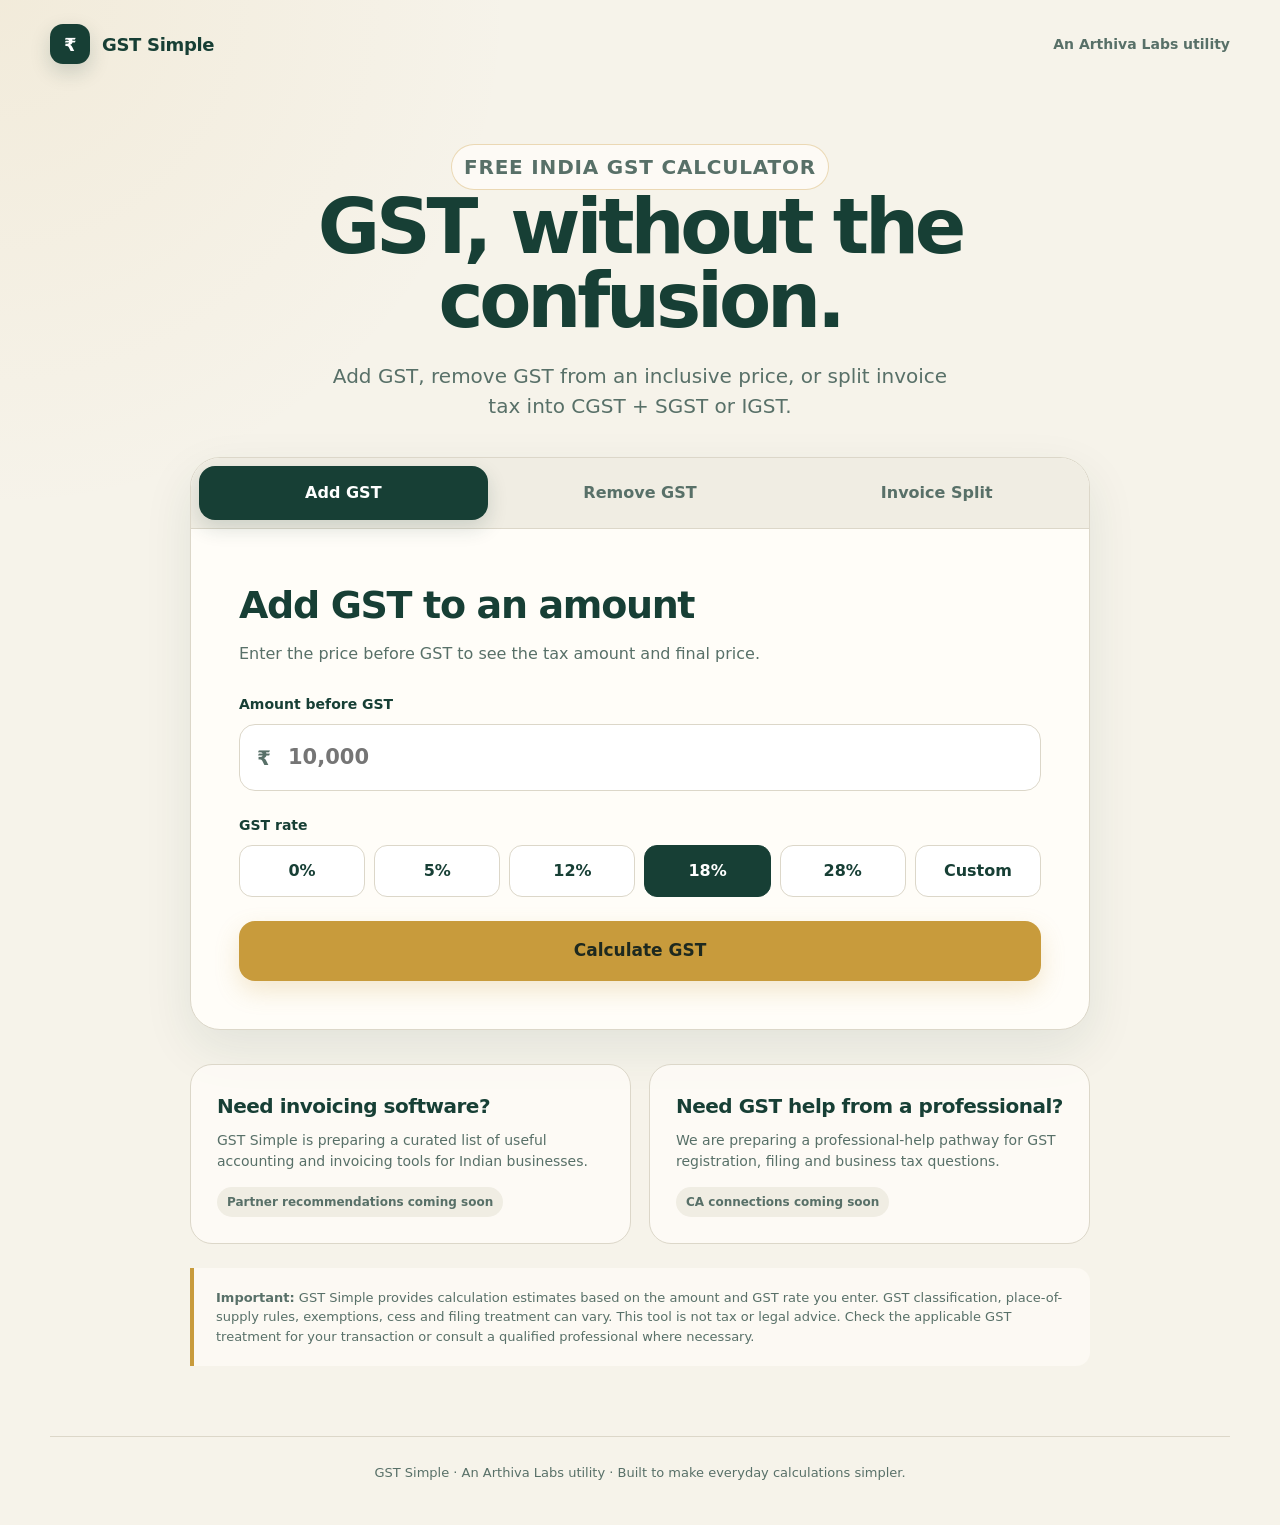
<file: products/gst-simple/index.html>
<!DOCTYPE html>
<html lang="en">
<head>
  <meta charset="UTF-8">

  <meta name="viewport" content="width=device-width, initial-scale=1.0">

  <title>GST Simple — GST Calculator, Reverse GST & Invoice GST Split</title>

  <meta
    name="description"
    content="Calculate GST in India, remove GST from an inclusive amount, and split GST into CGST and SGST or IGST. Free GST calculator by Arthiva Labs."
  >

  <meta
    name="keywords"
    content="GST calculator India, reverse GST calculator, remove GST, CGST SGST calculator, IGST calculator, GST inclusive calculator"
  >

  <meta name="robots" content="index, follow">

  <style>
    :root {
      --bg: #f6f3ea;
      --surface: #fffdf8;
      --surface-soft: #f0ede3;
      --ink: #173f35;
      --ink-soft: #587068;
      --gold: #c89b3c;
      --gold-dark: #9f7524;
      --border: #dcd7c9;
      --success: #176b4d;
      --danger: #9d3535;
      --shadow: 0 18px 50px rgba(23, 63, 53, 0.09);
      --radius: 22px;
    }

    * {
      box-sizing: border-box;
    }

    html {
      scroll-behavior: smooth;
    }

    body {
      margin: 0;
      min-height: 100vh;
      background:
        radial-gradient(circle at top left, rgba(200, 155, 60, 0.09), transparent 32rem),
        var(--bg);
      color: var(--ink);
      font-family:
        Inter,
        ui-sans-serif,
        system-ui,
        -apple-system,
        BlinkMacSystemFont,
        "Segoe UI",
        sans-serif;
      line-height: 1.5;
    }

    button,
    input,
    select {
      font: inherit;
    }

    button {
      cursor: pointer;
    }

    a {
      color: inherit;
    }

    .site-header {
      width: min(1180px, calc(100% - 32px));
      margin: 0 auto;
      padding: 24px 0;
      display: flex;
      align-items: center;
      justify-content: space-between;
      gap: 20px;
    }

    .brand {
      display: inline-flex;
      align-items: center;
      gap: 12px;
      text-decoration: none;
      font-weight: 800;
      letter-spacing: -0.02em;
    }

    .brand-mark {
      width: 40px;
      height: 40px;
      border-radius: 13px;
      display: grid;
      place-items: center;
      background: var(--ink);
      color: #fff;
      font-size: 18px;
      box-shadow: 0 8px 20px rgba(23, 63, 53, 0.18);
    }

    .brand span:last-child {
      font-size: 18px;
    }

    .lab-link {
      color: var(--ink-soft);
      text-decoration: none;
      font-size: 14px;
      font-weight: 700;
    }

    .lab-link:hover {
      color: var(--ink);
    }

    main {
      width: min(1180px, calc(100% - 32px));
      margin: 0 auto;
      padding: 34px 0 70px;
    }

    .hero {
      text-align: center;
      max-width: 790px;
      margin: 0 auto 36px;
    }

    .eyebrow {
      display: inline-flex;
      align-items: center;
      gap: 8px;
      margin: 0 0 16px;
      padding: 7px 12px;
      border: 1px solid rgba(200, 155, 60, 0.35);
      border-radius: 999px;
      background: rgba(255, 253, 248, 0.75);
      color: var(--gold-dark);
      font-size: 13px;
      font-weight: 800;
      letter-spacing: 0.04em;
      text-transform: uppercase;
    }

    h1 {
      margin: 0;
      font-size: clamp(42px, 7vw, 76px);
      line-height: 0.98;
      letter-spacing: -0.055em;
    }

    .hero p {
      max-width: 650px;
      margin: 22px auto 0;
      color: var(--ink-soft);
      font-size: clamp(17px, 2vw, 20px);
    }

    .calculator-shell {
      max-width: 900px;
      margin: 0 auto;
      background: var(--surface);
      border: 1px solid var(--border);
      border-radius: 30px;
      box-shadow: var(--shadow);
      overflow: hidden;
    }

    .mode-tabs {
      display: grid;
      grid-template-columns: repeat(3, 1fr);
      padding: 8px;
      gap: 8px;
      background: var(--surface-soft);
      border-bottom: 1px solid var(--border);
    }

    .mode-tab {
      border: 0;
      border-radius: 16px;
      padding: 15px 12px;
      background: transparent;
      color: var(--ink-soft);
      font-weight: 800;
      transition: 0.2s ease;
    }

    .mode-tab:hover {
      color: var(--ink);
      background: rgba(255, 255, 255, 0.55);
    }

    .mode-tab.active {
      color: #fff;
      background: var(--ink);
      box-shadow: 0 8px 20px rgba(23, 63, 53, 0.16);
    }

    .calculator-content {
      padding: clamp(24px, 5vw, 48px);
    }

    .mode-heading {
      margin-bottom: 28px;
    }

    .mode-heading h2 {
      margin: 0 0 8px;
      font-size: clamp(27px, 4vw, 38px);
      letter-spacing: -0.035em;
    }

    .mode-heading p {
      margin: 0;
      color: var(--ink-soft);
    }

    .field {
      margin-bottom: 24px;
    }

    .field label,
    .rate-label {
      display: block;
      margin-bottom: 9px;
      font-size: 14px;
      font-weight: 800;
    }

    .amount-wrap {
      position: relative;
    }

    .currency {
      position: absolute;
      left: 18px;
      top: 50%;
      transform: translateY(-50%);
      color: var(--ink-soft);
      font-size: 20px;
      font-weight: 800;
    }

    .amount-input,
    .state-select,
    .custom-rate-input {
      width: 100%;
      border: 1px solid var(--border);
      border-radius: 16px;
      background: #fff;
      color: var(--ink);
      outline: none;
      transition: 0.2s ease;
    }

    .amount-input {
      padding: 17px 18px 17px 48px;
      font-size: 21px;
      font-weight: 750;
    }

    .state-select,
    .custom-rate-input {
      padding: 16px 18px;
    }

    .amount-input:focus,
    .state-select:focus,
    .custom-rate-input:focus {
      border-color: var(--gold);
      box-shadow: 0 0 0 4px rgba(200, 155, 60, 0.12);
    }

    .rate-grid {
      display: grid;
      grid-template-columns: repeat(6, 1fr);
      gap: 9px;
    }

    .rate-button {
      padding: 13px 8px;
      border: 1px solid var(--border);
      border-radius: 13px;
      background: #fff;
      color: var(--ink);
      font-weight: 800;
      transition: 0.2s ease;
    }

    .rate-button:hover {
      border-color: var(--gold);
    }

    .rate-button.active {
      border-color: var(--ink);
      background: var(--ink);
      color: #fff;
    }

    .custom-rate-wrap {
      display: none;
      margin-top: 12px;
    }

    .custom-rate-wrap.visible {
      display: block;
    }

    .custom-rate-input {
      font-weight: 700;
    }

    .error-message {
      display: none;
      margin: -8px 0 18px;
      padding: 12px 14px;
      border-radius: 12px;
      background: rgba(157, 53, 53, 0.08);
      color: var(--danger);
      font-size: 14px;
      font-weight: 700;
    }

    .error-message.visible {
      display: block;
    }

    .calculate-button {
      width: 100%;
      border: 0;
      border-radius: 16px;
      padding: 17px 20px;
      background: var(--gold);
      color: #1e291f;
      font-weight: 900;
      font-size: 17px;
      box-shadow: 0 10px 24px rgba(200, 155, 60, 0.22);
      transition: 0.2s ease;
    }

    .calculate-button:hover {
      background: #d3a94e;
      transform: translateY(-1px);
    }

    .results {
      display: none;
      margin-top: 32px;
      padding-top: 32px;
      border-top: 1px solid var(--border);
    }

    .results.visible {
      display: block;
    }

    .results-title {
      margin: 0 0 18px;
      font-size: 14px;
      color: var(--ink-soft);
      text-transform: uppercase;
      letter-spacing: 0.08em;
    }

    .result-hero {
      padding: 25px;
      border-radius: 20px;
      background: var(--ink);
      color: #fff;
      margin-bottom: 14px;
    }

    .result-hero-label {
      margin: 0 0 5px;
      color: rgba(255, 255, 255, 0.68);
      font-size: 14px;
      font-weight: 700;
    }

    .result-hero-value {
      margin: 0;
      font-size: clamp(34px, 6vw, 54px);
      font-weight: 900;
      letter-spacing: -0.04em;
      line-height: 1.05;
      overflow-wrap: anywhere;
    }

    .result-grid {
      display: grid;
      grid-template-columns: repeat(2, 1fr);
      gap: 14px;
    }

    .result-card {
      padding: 20px;
      border: 1px solid var(--border);
      border-radius: 17px;
      background: #fff;
    }

    .result-card.full {
      grid-column: 1 / -1;
    }

    .result-label {
      margin: 0 0 6px;
      color: var(--ink-soft);
      font-size: 13px;
      font-weight: 700;
    }

    .result-value {
      margin: 0;
      font-size: 23px;
      font-weight: 900;
      letter-spacing: -0.025em;
      overflow-wrap: anywhere;
    }

    .formula-note {
      margin: 18px 0 0;
      padding: 14px 16px;
      border-radius: 13px;
      background: var(--surface-soft);
      color: var(--ink-soft);
      font-size: 13px;
    }

    .utility-section {
      max-width: 900px;
      margin: 34px auto 0;
      display: grid;
      grid-template-columns: repeat(2, 1fr);
      gap: 18px;
    }

    .utility-card {
      padding: 26px;
      border: 1px solid var(--border);
      border-radius: var(--radius);
      background: rgba(255, 253, 248, 0.75);
    }

    .utility-card h3 {
      margin: 0 0 9px;
      font-size: 20px;
      letter-spacing: -0.025em;
    }

    .utility-card p {
      margin: 0;
      color: var(--ink-soft);
      font-size: 14px;
    }

    .coming-soon {
      display: inline-block;
      margin-top: 15px;
      padding: 6px 10px;
      border-radius: 999px;
      background: var(--surface-soft);
      color: var(--ink-soft);
      font-size: 12px;
      font-weight: 800;
    }

    .disclaimer {
      max-width: 900px;
      margin: 24px auto 0;
      padding: 20px 22px;
      border-left: 4px solid var(--gold);
      border-radius: 0 14px 14px 0;
      background: rgba(255, 253, 248, 0.68);
      color: var(--ink-soft);
      font-size: 13px;
    }

    footer {
      width: min(1180px, calc(100% - 32px));
      margin: 0 auto;
      padding: 26px 0 42px;
      border-top: 1px solid var(--border);
      color: var(--ink-soft);
      text-align: center;
      font-size: 13px;
    }

    @media (max-width: 680px) {
      .site-header {
        padding-top: 18px;
      }

      .lab-link {
        display: none;
      }

      main {
        padding-top: 20px;
      }

      .hero {
        margin-bottom: 28px;
      }

      .mode-tabs {
        grid-template-columns: 1fr;
      }

      .mode-tab {
        padding: 12px;
      }

      .calculator-content {
        padding: 24px 18px 28px;
      }

      .rate-grid {
        grid-template-columns: repeat(3, 1fr);
      }

      .result-grid,
      .utility-section {
        grid-template-columns: 1fr;
      }

      .result-card.full {
        grid-column: auto;
      }
    }
  </style>
</head>

<body>
  <header class="site-header">
    <a class="brand" href="/products/gst-simple/">
      <span class="brand-mark">₹</span>
      <span>GST Simple</span>
    </a>

    <a class="lab-link" href="/">An Arthiva Labs utility</a>
  </header>

  <main>
    <section class="hero">
      <p class="eyebrow">Free India GST Calculator</p>

      <h1>GST, without the confusion.</h1>

      <p>
        Add GST, remove GST from an inclusive price, or split invoice tax
        into CGST + SGST or IGST.
      </p>
    </section>

    <section class="calculator-shell">
      <div class="mode-tabs" role="tablist" aria-label="GST calculator mode">
        <button
          class="mode-tab active"
          type="button"
          data-mode="add"
          role="tab"
          aria-selected="true"
        >
          Add GST
        </button>

        <button
          class="mode-tab"
          type="button"
          data-mode="reverse"
          role="tab"
          aria-selected="false"
        >
          Remove GST
        </button>

        <button
          class="mode-tab"
          type="button"
          data-mode="invoice"
          role="tab"
          aria-selected="false"
        >
          Invoice Split
        </button>
      </div>

      <div class="calculator-content">
        <div class="mode-heading">
          <h2 id="modeTitle">Add GST to an amount</h2>

          <p id="modeDescription">
            Enter the price before GST to see the tax amount and final price.
          </p>
        </div>

        <div class="field">
          <label id="amountLabel" for="amount">Amount before GST</label>

          <div class="amount-wrap">
            <span class="currency">₹</span>

            <input
              class="amount-input"
              id="amount"
              type="number"
              min="0"
              step="0.01"
              inputmode="decimal"
              placeholder="10,000"
              autocomplete="off"
            >
          </div>
        </div>

        <div class="field">
          <span class="rate-label">GST rate</span>

          <div class="rate-grid" id="rateGrid">
            <button class="rate-button" type="button" data-rate="0">0%</button>
            <button class="rate-button" type="button" data-rate="5">5%</button>
            <button class="rate-button" type="button" data-rate="12">12%</button>
            <button class="rate-button active" type="button" data-rate="18">18%</button>
            <button class="rate-button" type="button" data-rate="28">28%</button>
            <button class="rate-button" type="button" data-rate="custom">Custom</button>
          </div>

          <div class="custom-rate-wrap" id="customRateWrap">
            <input
              class="custom-rate-input"
              id="customRate"
              type="number"
              min="0"
              step="0.01"
              inputmode="decimal"
              placeholder="Enter GST rate, e.g. 3"
              autocomplete="off"
            >
          </div>
        </div>

        <div class="field" id="transactionField" hidden>
          <label for="transactionType">Transaction type</label>

          <select class="state-select" id="transactionType">
            <option value="intra">Within the same state — CGST + SGST</option>
            <option value="inter">Between different states — IGST</option>
          </select>
        </div>

        <div class="error-message" id="errorMessage" role="alert"></div>

        <button class="calculate-button" id="calculateButton" type="button">
          Calculate GST
        </button>

        <section class="results" id="results" aria-live="polite">
          <h3 class="results-title">Your GST breakdown</h3>

          <div class="result-hero">
            <p class="result-hero-label" id="heroResultLabel">Total after GST</p>
            <p class="result-hero-value" id="heroResultValue">₹0.00</p>
          </div>

          <div class="result-grid" id="resultGrid"></div>

          <p class="formula-note" id="formulaNote"></p>
        </section>
      </div>
    </section>

    <section class="utility-section">
      <article class="utility-card">
        <h3>Need invoicing software?</h3>

        <p>
          GST Simple is preparing a curated list of useful accounting and
          invoicing tools for Indian businesses.
        </p>

        <span class="coming-soon">Partner recommendations coming soon</span>
      </article>

      <article class="utility-card">
        <h3>Need GST help from a professional?</h3>

        <p>
          We are preparing a professional-help pathway for GST registration,
          filing and business tax questions.
        </p>

        <span class="coming-soon">CA connections coming soon</span>
      </article>
    </section>

    <aside class="disclaimer">
      <strong>Important:</strong>
      GST Simple provides calculation estimates based on the amount and GST
      rate you enter. GST classification, place-of-supply rules, exemptions,
      cess and filing treatment can vary. This tool is not tax or legal advice.
      Check the applicable GST treatment for your transaction or consult a
      qualified professional where necessary.
    </aside>
  </main>

  <footer>
    GST Simple · An Arthiva Labs utility · Built to make everyday calculations simpler.
  </footer>

  <script>
    const modeTabs = document.querySelectorAll(".mode-tab");
    const rateButtons = document.querySelectorAll(".rate-button");

    const amountInput = document.getElementById("amount");
    const customRateInput = document.getElementById("customRate");
    const customRateWrap = document.getElementById("customRateWrap");

    const transactionField = document.getElementById("transactionField");
    const transactionType = document.getElementById("transactionType");

    const modeTitle = document.getElementById("modeTitle");
    const modeDescription = document.getElementById("modeDescription");
    const amountLabel = document.getElementById("amountLabel");

    const calculateButton = document.getElementById("calculateButton");

    const results = document.getElementById("results");
    const resultGrid = document.getElementById("resultGrid");

    const heroResultLabel = document.getElementById("heroResultLabel");
    const heroResultValue = document.getElementById("heroResultValue");
    const formulaNote = document.getElementById("formulaNote");

    const errorMessage = document.getElementById("errorMessage");

    let currentMode = "add";
    let selectedRate = 18;
    let customRateSelected = false;

    const modeContent = {
      add: {
        title: "Add GST to an amount",
        description:
          "Enter the price before GST to see the tax amount and final price.",
        amountLabel: "Amount before GST",
        button: "Calculate GST"
      },

      reverse: {
        title: "Remove GST from an inclusive price",
        description:
          "Enter a price that already includes GST to find the original taxable value and GST component.",
        amountLabel: "GST-inclusive amount",
        button: "Remove GST"
      },

      invoice: {
        title: "Split GST for an invoice",
        description:
          "Calculate CGST + SGST for an intra-state transaction or IGST for an inter-state transaction.",
        amountLabel: "Taxable invoice value",
        button: "Calculate Invoice GST"
      }
    };

    function formatCurrency(value) {
      return new Intl.NumberFormat("en-IN", {
        style: "currency",
        currency: "INR",
        minimumFractionDigits: 2,
        maximumFractionDigits: 2
      }).format(value);
    }

    function formatRate(rate) {
      return Number(rate).toLocaleString("en-IN", {
        maximumFractionDigits: 2
      }) + "%";
    }

    function showError(message) {
      errorMessage.textContent = message;
      errorMessage.classList.add("visible");
    }

    function clearError() {
      errorMessage.textContent = "";
      errorMessage.classList.remove("visible");
    }

    function hideResults() {
      results.classList.remove("visible");
    }

    function getRate() {
      if (customRateSelected) {
        return Number(customRateInput.value);
      }

      return Number(selectedRate);
    }

    function createResultCard(label, value, full = false) {
      return `
        <article class="result-card${full ? " full" : ""}">
          <p class="result-label">${label}</p>
          <p class="result-value">${value}</p>
        </article>
      `;
    }

    function setMode(mode) {
      currentMode = mode;

      modeTabs.forEach((tab) => {
        const isActive = tab.dataset.mode === mode;

        tab.classList.toggle("active", isActive);
        tab.setAttribute("aria-selected", String(isActive));
      });

      const content = modeContent[mode];

      modeTitle.textContent = content.title;
      modeDescription.textContent = content.description;
      amountLabel.textContent = content.amountLabel;
      calculateButton.textContent = content.button;

      transactionField.hidden = mode !== "invoice";

      clearError();
      hideResults();
    }

    function setRate(button) {
      rateButtons.forEach((rateButton) => {
        rateButton.classList.remove("active");
      });

      button.classList.add("active");

      if (button.dataset.rate === "custom") {
        customRateSelected = true;
        customRateWrap.classList.add("visible");
        customRateInput.focus();
      } else {
        customRateSelected = false;
        selectedRate = Number(button.dataset.rate);
        customRateWrap.classList.remove("visible");
      }

      clearError();
      hideResults();
    }

    function validateInputs() {
      const amount = Number(amountInput.value);
      const rate = getRate();

      if (
        amountInput.value.trim() === "" ||
        !Number.isFinite(amount) ||
        amount < 0
      ) {
        showError("Enter a valid amount of ₹0 or more.");
        return null;
      }

      if (
        customRateSelected &&
        customRateInput.value.trim() === ""
      ) {
        showError("Enter your custom GST rate.");
        return null;
      }

      if (!Number.isFinite(rate) || rate < 0) {
        showError("Enter a valid GST rate of 0% or more.");
        return null;
      }

      clearError();

      return {
        amount,
        rate
      };
    }

    function calculateAddGST(amount, rate) {
      const gstAmount = amount * (rate / 100);
      const total = amount + gstAmount;

      heroResultLabel.textContent = "Total after GST";
      heroResultValue.textContent = formatCurrency(total);

      resultGrid.innerHTML =
        createResultCard("Amount before GST", formatCurrency(amount)) +
        createResultCard(
          `GST at ${formatRate(rate)}`,
          formatCurrency(gstAmount)
        );

      formulaNote.textContent =
        `GST is calculated as taxable amount × ${formatRate(rate)}. ` +
        "The GST amount is then added to the taxable value.";
    }

    function calculateReverseGST(amount, rate) {
      const taxableValue =
        rate === 0
          ? amount
          : amount / (1 + rate / 100);

      const gstComponent = amount - taxableValue;

      heroResultLabel.textContent = "Original amount before GST";
      heroResultValue.textContent = formatCurrency(taxableValue);

      resultGrid.innerHTML =
        createResultCard(
          "GST-inclusive amount",
          formatCurrency(amount)
        ) +
        createResultCard(
          `GST component at ${formatRate(rate)}`,
          formatCurrency(gstComponent)
        );

      formulaNote.textContent =
        rate === 0
          ? "At a 0% GST rate, the inclusive amount and taxable value are the same."
          : `Reverse GST uses inclusive amount ÷ (1 + ${rate}/100). ` +
            "GST is not removed by simply subtracting the GST percentage from the inclusive price.";
    }

    function calculateInvoiceGST(amount, rate) {
      const gstAmount = amount * (rate / 100);
      const total = amount + gstAmount;
      const type = transactionType.value;

      heroResultLabel.textContent = "Invoice total including GST";
      heroResultValue.textContent = formatCurrency(total);

      if (type === "intra") {
        const halfRate = rate / 2;
        const halfTax = gstAmount / 2;

        resultGrid.innerHTML =
          createResultCard("Taxable value", formatCurrency(amount)) +
          createResultCard(
            `Total GST at ${formatRate(rate)}`,
            formatCurrency(gstAmount)
          ) +
          createResultCard(
            `CGST at ${formatRate(halfRate)}`,
            formatCurrency(halfTax)
          ) +
          createResultCard(
            `SGST at ${formatRate(halfRate)}`,
            formatCurrency(halfTax)
          );

        formulaNote.textContent =
          "For this simplified intra-state calculation, the selected GST rate is divided equally between CGST and SGST.";
      } else {
        resultGrid.innerHTML =
          createResultCard("Taxable value", formatCurrency(amount)) +
          createResultCard(
            `IGST at ${formatRate(rate)}`,
            formatCurrency(gstAmount)
          );

        formulaNote.textContent =
          "For this simplified inter-state calculation, the selected GST rate is shown as IGST.";
      }
    }

    function calculate() {
      const values = validateInputs();

      if (!values) {
        hideResults();
        return;
      }

      const { amount, rate } = values;

      if (currentMode === "add") {
        calculateAddGST(amount, rate);
      } else if (currentMode === "reverse") {
        calculateReverseGST(amount, rate);
      } else {
        calculateInvoiceGST(amount, rate);
      }

      results.classList.add("visible");

      results.scrollIntoView({
        behavior: "smooth",
        block: "nearest"
      });
    }

    modeTabs.forEach((tab) => {
      tab.addEventListener("click", () => {
        setMode(tab.dataset.mode);
      });
    });

    rateButtons.forEach((button) => {
      button.addEventListener("click", () => {
        setRate(button);
      });
    });

    calculateButton.addEventListener("click", calculate);

    amountInput.addEventListener("keydown", (event) => {
      if (event.key === "Enter") {
        calculate();
      }
    });

    customRateInput.addEventListener("keydown", (event) => {
      if (event.key === "Enter") {
        calculate();
      }
    });

    amountInput.addEventListener("input", () => {
      clearError();
      hideResults();
    });

    customRateInput.addEventListener("input", () => {
      clearError();
      hideResults();
    });

    transactionType.addEventListener("change", () => {
      clearError();
      hideResults();
    });
  </script>
</body>
</html>
</file>
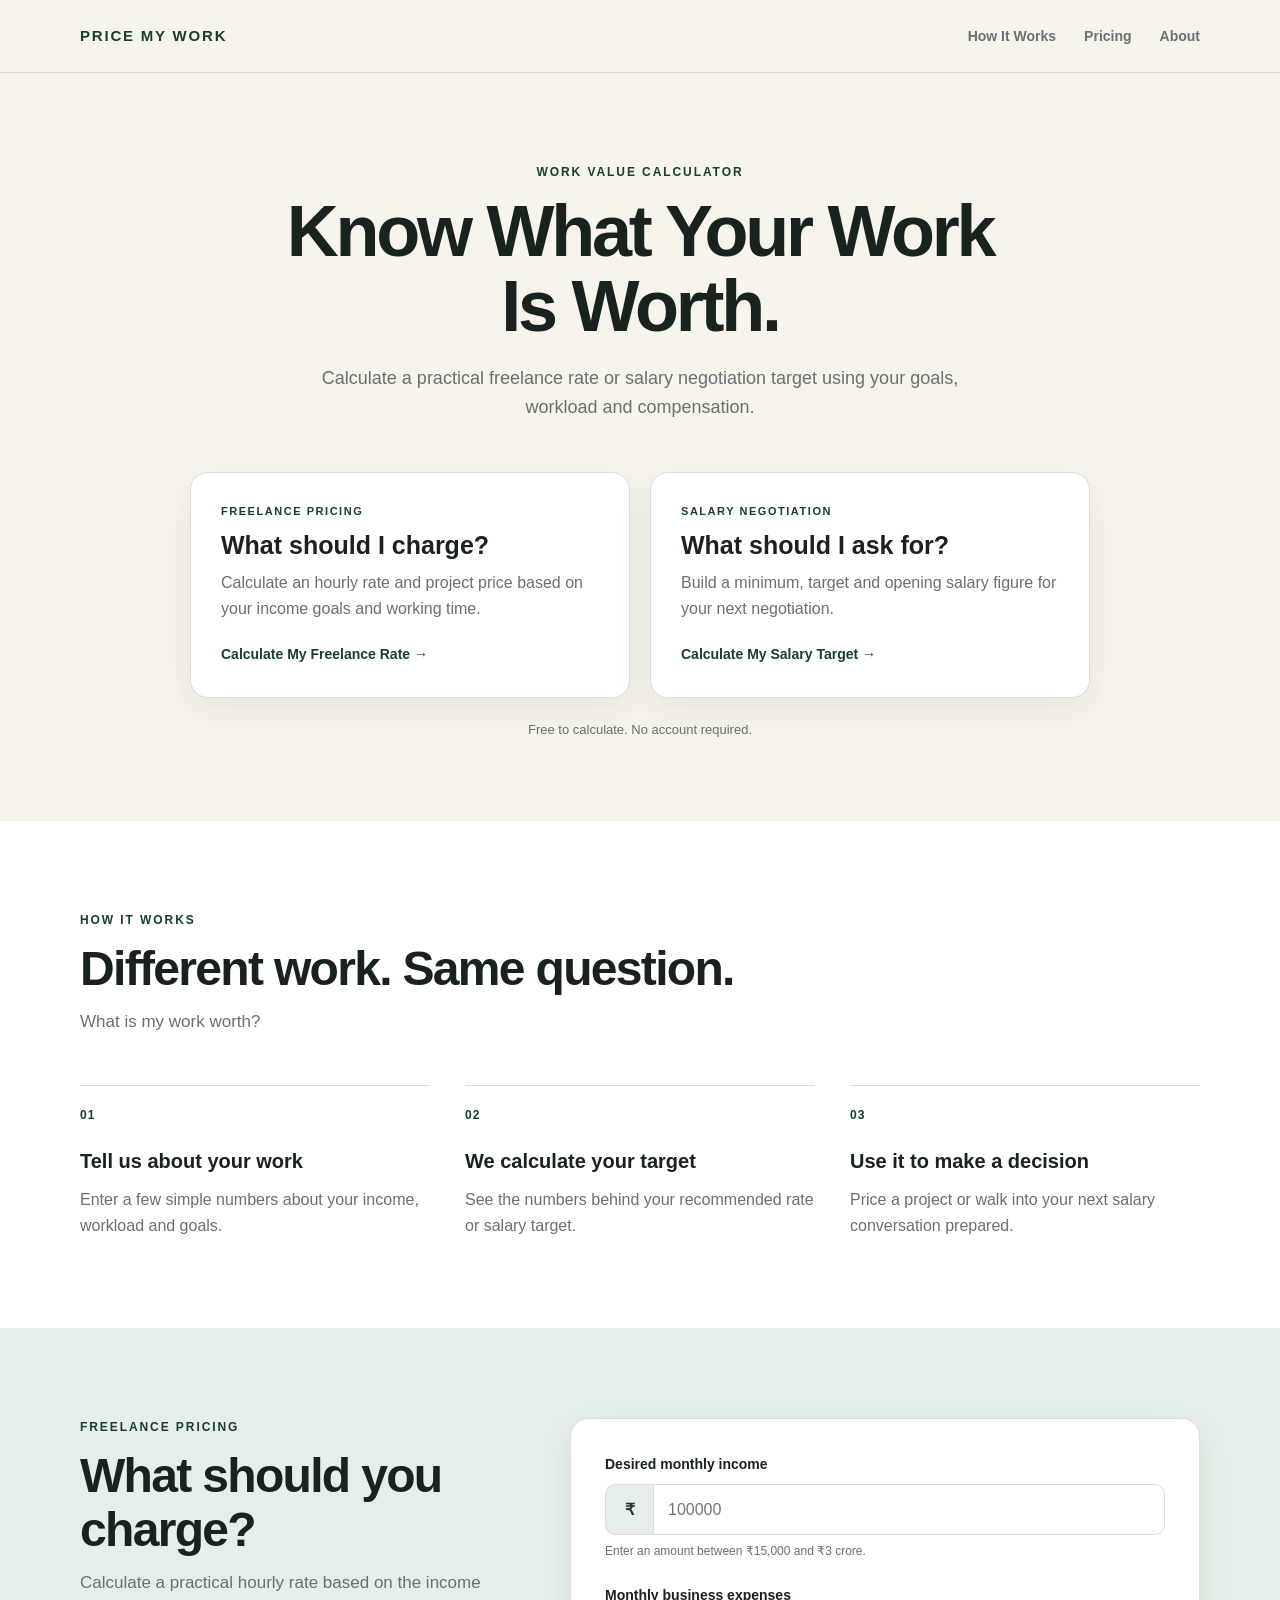
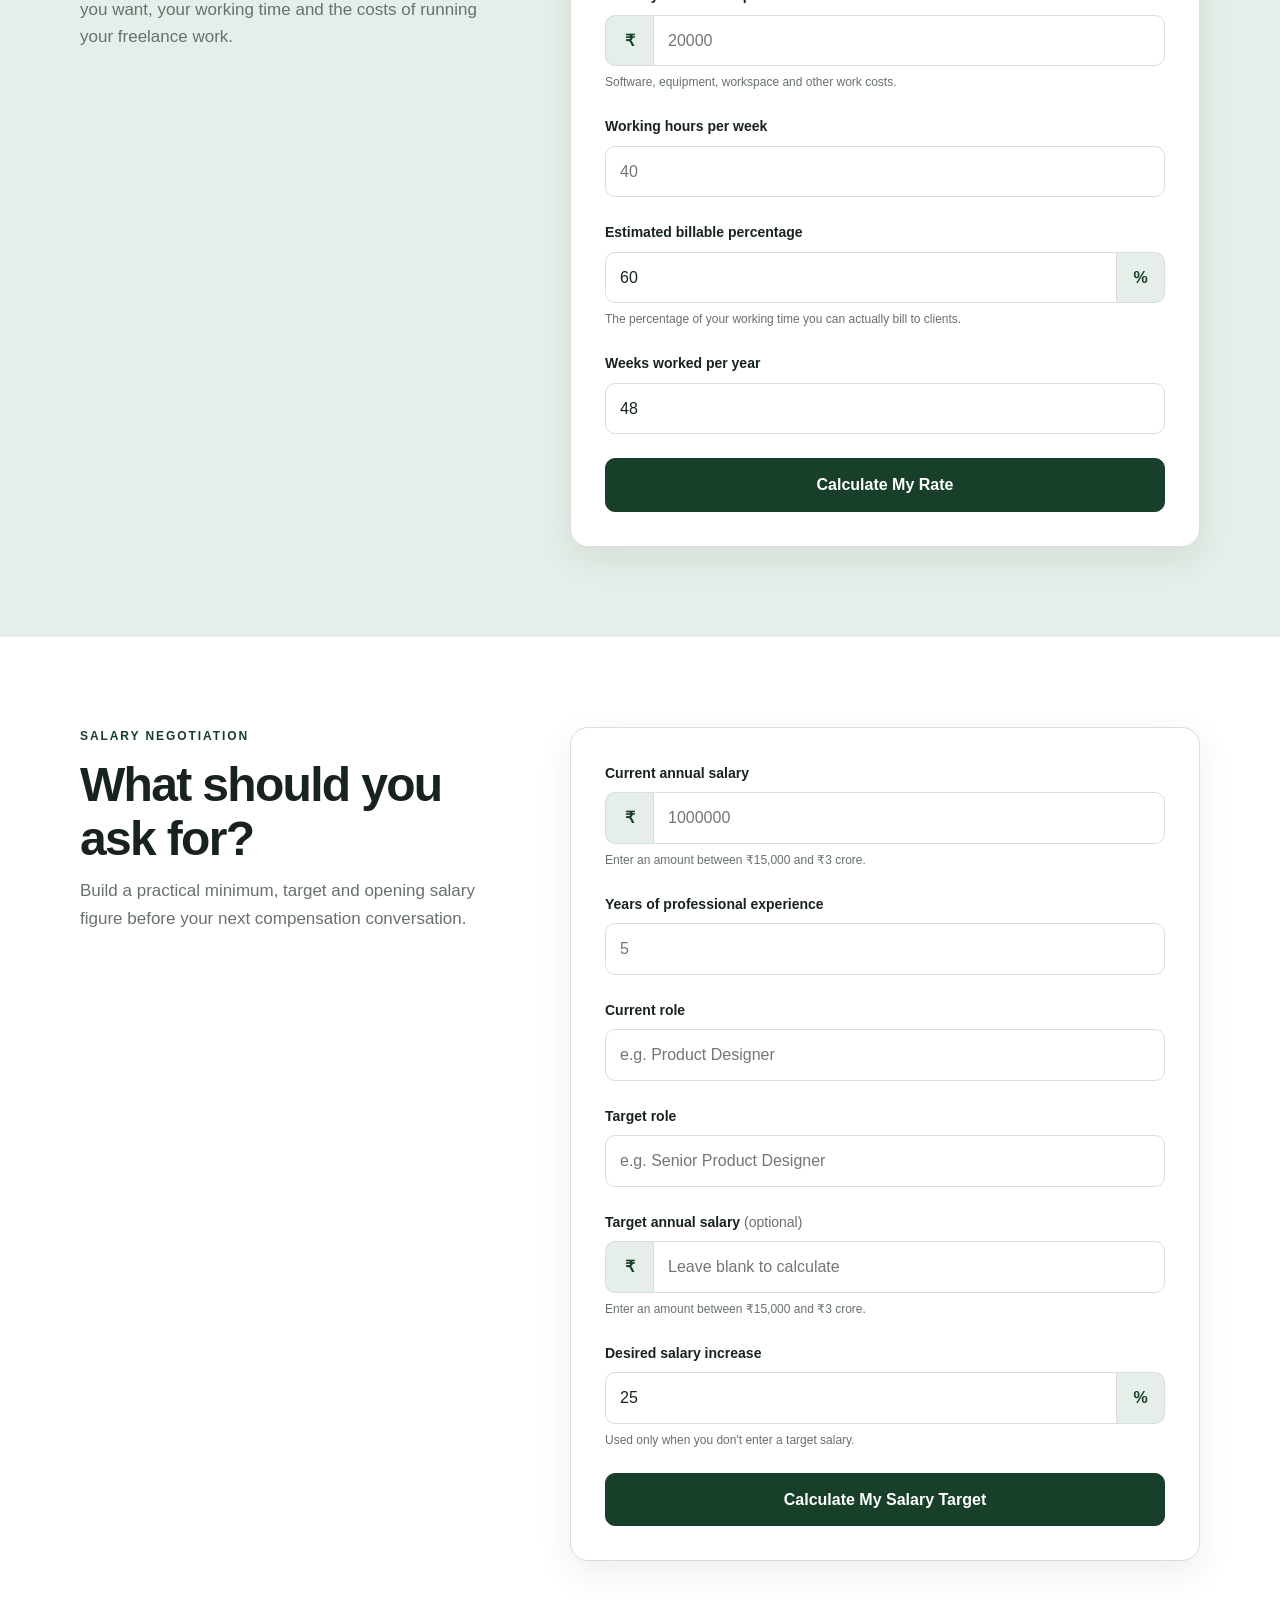
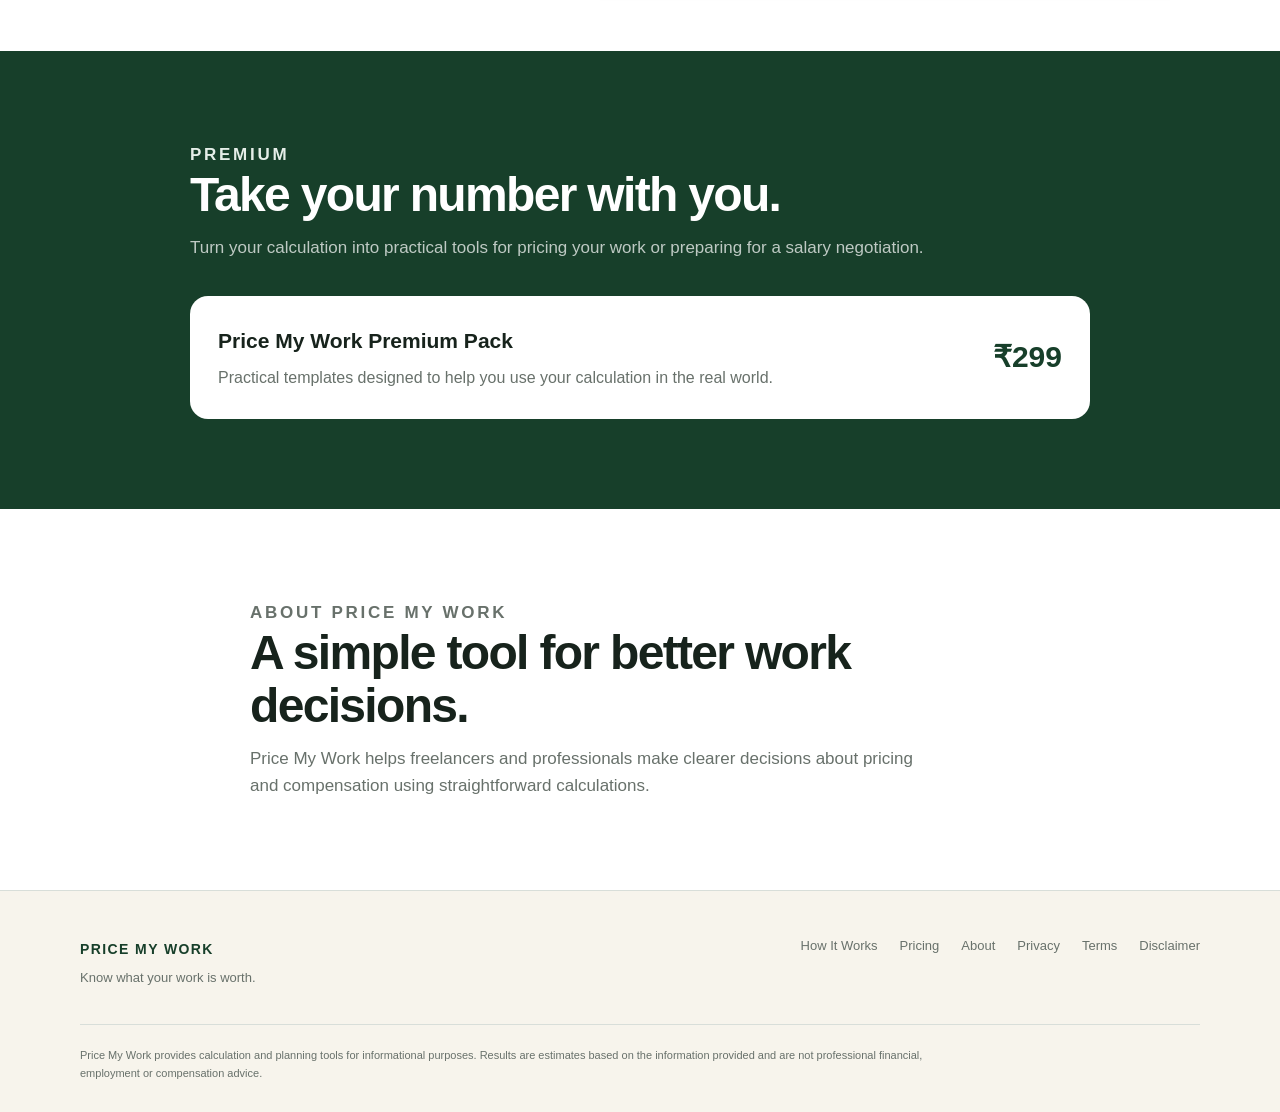
<file: products/price-my-work/index.html>
<!DOCTYPE html>
<html lang="en">
<head>
  <meta charset="UTF-8">
  <meta name="viewport" content="width=device-width, initial-scale=1.0">

  <title>Price My Work — Know What Your Work Is Worth | Arthiva Labs</title>

  <meta
    name="description"
    content="Calculate a practical freelance rate or salary negotiation target based on your income goals, workload and compensation."
  >

  <meta name="robots" content="index, follow">

  <link rel="stylesheet" href="style.css">
</head>

<body>

  <header class="site-header">
    <div class="container header-inner">
      <a href="/" class="logo">PRICE MY WORK</a>

      <nav class="nav">
        <a href="#how-it-works">How It Works</a>
        <a href="#pricing">Pricing</a>
        <a href="#about">About</a>
      </nav>
    </div>
  </header>


  <main>

    <!-- HERO -->
    <section class="hero">
      <div class="container hero-content">

        <p class="eyebrow">WORK VALUE CALCULATOR</p>

        <h1>Know What Your Work Is Worth.</h1>

        <p class="hero-description">
          Calculate a practical freelance rate or salary negotiation
          target using your goals, workload and compensation.
        </p>

        <div class="mode-selector">

          <a href="#freelance" class="mode-card">
            <span class="mode-label">FREELANCE PRICING</span>

            <h2>What should I charge?</h2>

            <p>
              Calculate an hourly rate and project price based on
              your income goals and working time.
            </p>

            <span class="mode-link">
              Calculate My Freelance Rate →
            </span>
          </a>


          <a href="#salary" class="mode-card">
            <span class="mode-label">SALARY NEGOTIATION</span>

            <h2>What should I ask for?</h2>

            <p>
              Build a minimum, target and opening salary figure
              for your next negotiation.
            </p>

            <span class="mode-link">
              Calculate My Salary Target →
            </span>
          </a>

        </div>

        <p class="trust-line">
          Free to calculate. No account required.
        </p>

      </div>
    </section>


    <!-- HOW IT WORKS -->
    <section id="how-it-works" class="section">
      <div class="container">

        <div class="section-heading">

          <p class="eyebrow">HOW IT WORKS</p>

          <h2>Different work. Same question.</h2>

          <p>What is my work worth?</p>

        </div>


        <div class="steps">

          <div class="step">

            <span class="step-number">01</span>

            <h3>Tell us about your work</h3>

            <p>
              Enter a few simple numbers about your income,
              workload and goals.
            </p>

          </div>


          <div class="step">

            <span class="step-number">02</span>

            <h3>We calculate your target</h3>

            <p>
              See the numbers behind your recommended rate
              or salary target.
            </p>

          </div>


          <div class="step">

            <span class="step-number">03</span>

            <h3>Use it to make a decision</h3>

            <p>
              Price a project or walk into your next salary
              conversation prepared.
            </p>

          </div>

        </div>

      </div>
    </section>


    <!-- FREELANCE CALCULATOR -->
    <section id="freelance" class="section section-alt">

      <div class="container calculator-section">

        <div class="calculator-intro">

          <p class="eyebrow">FREELANCE PRICING</p>

          <h2>What should you charge?</h2>

          <p>
            Calculate a practical hourly rate based on the income
            you want, your working time and the costs of running
            your freelance work.
          </p>

        </div>


        <div class="calculator-card">

          <form id="freelance-form">

            <div class="form-group">

              <label for="monthly-income">
                Desired monthly income
              </label>

              <div class="input-prefix">

                <span>₹</span>

                <input
                  type="number"
                  id="monthly-income"
                  min="15000"
                  max="30000000"
                  step="1"
                  placeholder="100000"
                  required
                >

              </div>

              <small>
                Enter an amount between ₹15,000 and ₹3 crore.
              </small>

            </div>


            <div class="form-group">

              <label for="monthly-expenses">
                Monthly business expenses
              </label>

              <div class="input-prefix">

                <span>₹</span>

                <input
                  type="number"
                  id="monthly-expenses"
                  min="0"
                  max="30000000"
                  step="1"
                  placeholder="20000"
                  required
                >

              </div>

              <small>
                Software, equipment, workspace and other work costs.
              </small>

            </div>


            <div class="form-group">

              <label for="hours-per-week">
                Working hours per week
              </label>

              <input
                type="number"
                id="hours-per-week"
                min="1"
                max="168"
                step="1"
                placeholder="40"
                required
              >

            </div>


            <div class="form-group">

              <label for="billable-percentage">
                Estimated billable percentage
              </label>

              <div class="input-suffix">

                <input
                  type="number"
                  id="billable-percentage"
                  min="1"
                  max="100"
                  step="1"
                  value="60"
                  required
                >

                <span>%</span>

              </div>

              <small>
                The percentage of your working time you can actually
                bill to clients.
              </small>

            </div>


            <div class="form-group">

              <label for="weeks-per-year">
                Weeks worked per year
              </label>

              <input
                type="number"
                id="weeks-per-year"
                min="1"
                max="52"
                step="1"
                value="48"
                required
              >

            </div>


            <button type="submit" class="primary-button">
              Calculate My Rate
            </button>

          </form>


          <div
            id="freelance-result"
            class="result-card"
            hidden
          >

            <p class="result-label">
              YOUR RECOMMENDED HOURLY RATE
            </p>

            <div
              id="freelance-hourly-rate"
              class="result-number"
            >
              ₹0
            </div>

            <div class="result-divider"></div>


            <div class="result-detail">

              <span>Annual income goal</span>

              <strong id="freelance-annual-income">
                ₹0
              </strong>

            </div>


            <div class="result-detail">

              <span>Annual business expenses</span>

              <strong id="freelance-annual-expenses">
                ₹0
              </strong>

            </div>


            <div class="result-detail">

              <span>Estimated billable hours</span>

              <strong id="freelance-billable-hours">
                0
              </strong>

            </div>


            <div class="project-price-box">

              <p>PROJECT PRICE EXAMPLE</p>

              <label for="project-hours">
                How many hours will the project take?
              </label>

              <div class="input-suffix project-input">

                <input
                  type="number"
                  id="project-hours"
                  min="1"
                  step="1"
                  value="8"
                >

                <span>hrs</span>

              </div>


              <div
                id="project-price"
                class="project-price"
              >
                ₹0
              </div>

            </div>


            <p class="result-note">
              This is a planning estimate based on the information
              you provided. It is not a guarantee of what clients
              will pay.
            </p>


            <div class="premium-result">

              <p class="eyebrow">PREMIUM</p>

              <h3>Want to use your numbers professionally?</h3>

              <p>
                Get practical pricing templates to help turn your
                calculation into a rate card and project quotation.
              </p>

              <button
                type="button"
                class="secondary-button"
              >
                Premium Pack — ₹299
              </button>

            </div>

          </div>

        </div>

      </div>

    </section>


    <!-- SALARY CALCULATOR -->
    <section id="salary" class="section">

      <div class="container calculator-section">

        <div class="calculator-intro">

          <p class="eyebrow">SALARY NEGOTIATION</p>

          <h2>What should you ask for?</h2>

          <p>
            Build a practical minimum, target and opening salary
            figure before your next compensation conversation.
          </p>

        </div>


        <div class="calculator-card">

          <form id="salary-form">

            <div class="form-group">

              <label for="current-salary">
                Current annual salary
              </label>

              <div class="input-prefix">

                <span>₹</span>

                <input
                  type="number"
                  id="current-salary"
                  min="15000"
                  max="30000000"
                  step="1"
                  placeholder="1000000"
                  required
                >

              </div>

              <small>
                Enter an amount between ₹15,000 and ₹3 crore.
              </small>

            </div>


            <div class="form-group">

              <label for="experience">
                Years of professional experience
              </label>

              <input
                type="number"
                id="experience"
                min="0"
                max="60"
                step="0.5"
                placeholder="5"
                required
              >

            </div>


            <div class="form-group">

              <label for="current-role">
                Current role
              </label>

              <input
                type="text"
                id="current-role"
                placeholder="e.g. Product Designer"
                required
              >

            </div>


            <div class="form-group">

              <label for="target-role">
                Target role
              </label>

              <input
                type="text"
                id="target-role"
                placeholder="e.g. Senior Product Designer"
                required
              >

            </div>


            <div class="form-group">

              <label for="target-salary">

                Target annual salary

                <span class="optional">
                  (optional)
                </span>

              </label>

              <div class="input-prefix">

                <span>₹</span>

                <input
                  type="number"
                  id="target-salary"
                  min="15000"
                  max="30000000"
                  step="1"
                  placeholder="Leave blank to calculate"
                >

              </div>

              <small>
                Enter an amount between ₹15,000 and ₹3 crore.
              </small>

            </div>


            <div class="form-group">

              <label for="desired-increase">
                Desired salary increase
              </label>

              <div class="input-suffix">

                <input
                  type="number"
                  id="desired-increase"
                  min="0"
                  max="500"
                  step="1"
                  value="25"
                  required
                >

                <span>%</span>

              </div>

              <small>
                Used only when you don't enter a target salary.
              </small>

            </div>


            <button type="submit" class="primary-button">
              Calculate My Salary Target
            </button>

          </form>


          <div
            id="salary-result"
            class="result-card"
            hidden
          >

            <p class="result-label">
              YOUR NEGOTIATION RANGE
            </p>


            <div class="salary-results">

              <div class="salary-result-item">

                <span>Minimum</span>

                <strong id="salary-minimum">
                  ₹0
                </strong>

              </div>


              <div class="salary-result-item featured">

                <span>Target</span>

                <strong id="salary-target">
                  ₹0
                </strong>

              </div>


              <div class="salary-result-item">

                <span>Opening Ask</span>

                <strong id="salary-opening">
                  ₹0
                </strong>

              </div>

            </div>


            <div class="result-divider"></div>


            <div class="result-detail">

              <span>Current salary</span>

              <strong id="salary-current">
                ₹0
              </strong>

            </div>


            <div class="result-detail">

              <span>Target increase</span>

              <strong id="salary-increase">
                0%
              </strong>

            </div>


            <p class="result-note">
              These figures are negotiation-planning estimates based
              on your inputs. They do not represent guaranteed market
              compensation for a particular role.
            </p>


            <div class="premium-result">

              <p class="eyebrow">PREMIUM</p>

              <h3>
                Go into the negotiation prepared.
              </h3>

              <p>
                Get practical templates for salary negotiation,
                compensation preparation and evaluating an offer.
              </p>

              <button
                type="button"
                class="secondary-button"
              >
                Premium Pack — ₹299
              </button>

            </div>

          </div>

        </div>

      </div>

    </section>


    <!-- PREMIUM -->
    <section id="pricing" class="section premium-section">

      <div class="container premium-content">

        <p class="eyebrow">PREMIUM</p>

        <h2>Take your number with you.</h2>

        <p>
          Turn your calculation into practical tools for pricing
          your work or preparing for a salary negotiation.
        </p>


        <div class="premium-card">

          <div>

            <h3>
              Price My Work Premium Pack
            </h3>

            <p>
              Practical templates designed to help you use your
              calculation in the real world.
            </p>

          </div>


          <div class="premium-price">
            ₹299
          </div>

        </div>

      </div>

    </section>


    <!-- ABOUT -->
    <section id="about" class="section">

      <div class="container about-section">

        <p class="eyebrow">
          ABOUT PRICE MY WORK
        </p>

        <h2>
          A simple tool for better work decisions.
        </h2>

        <p>
          Price My Work helps freelancers and professionals make
          clearer decisions about pricing and compensation using
          straightforward calculations.
        </p>

      </div>

    </section>

  </main>


  <!-- FOOTER -->
  <footer class="site-footer">

    <div class="container footer-inner">

      <div>

        <strong>
          PRICE MY WORK
        </strong>

        <p>
          Know what your work is worth.
        </p>

      </div>


      <div class="footer-links">

        <a href="#how-it-works">
          How It Works
        </a>

        <a href="#pricing">
          Pricing
        </a>

        <a href="#about">
          About
        </a>

        <a href="#">
          Privacy
        </a>

        <a href="#">
          Terms
        </a>

        <a href="#">
          Disclaimer
        </a>

      </div>

    </div>


    <div class="container disclaimer">

      <p>
        Price My Work provides calculation and planning tools for
        informational purposes. Results are estimates based on the
        information provided and are not professional financial,
        employment or compensation advice.
      </p>

    </div>

  </footer>


  <script src="calculator.js"></script>


  <script>

    /* ================================
       FREELANCE CALCULATOR
    ================================= */

    const freelanceForm =
      document.getElementById("freelance-form");

    const freelanceResult =
      document.getElementById("freelance-result");

    const freelanceHourlyRate =
      document.getElementById("freelance-hourly-rate");

    const freelanceAnnualIncome =
      document.getElementById("freelance-annual-income");

    const freelanceAnnualExpenses =
      document.getElementById("freelance-annual-expenses");

    const freelanceBillableHours =
      document.getElementById("freelance-billable-hours");

    const projectHours =
      document.getElementById("project-hours");

    const projectPrice =
      document.getElementById("project-price");


    let currentFreelanceHourlyRate = 0;


    freelanceForm.addEventListener(
      "submit",
      function(event) {

        event.preventDefault();


        const monthlyIncome =
          Number(
            document.getElementById(
              "monthly-income"
            ).value
          );


        const monthlyExpenses =
          Number(
            document.getElementById(
              "monthly-expenses"
            ).value
          );


        const hoursPerWeek =
          Number(
            document.getElementById(
              "hours-per-week"
            ).value
          );


        const billablePercentage =
          Number(
            document.getElementById(
              "billable-percentage"
            ).value
          );


        const weeksPerYear =
          Number(
            document.getElementById(
              "weeks-per-year"
            ).value
          );


        const result =
          calculateFreelanceRate({

            monthlyIncome,

            monthlyExpenses,

            hoursPerWeek,

            billablePercentage,

            weeksPerYear

          });


        if (!result) {

          alert(
            "Please enter valid values."
          );

          return;

        }


        currentFreelanceHourlyRate =
          result.hourlyRate;


        freelanceHourlyRate.textContent =
          formatCurrency(
            result.hourlyRate
          );


        freelanceAnnualIncome.textContent =
          formatCurrency(
            result.annualIncome
          );


        freelanceAnnualExpenses.textContent =
          formatCurrency(
            result.annualExpenses
          );


        freelanceBillableHours.textContent =
          Math.round(
            result.billableHours
          ).toLocaleString(
            "en-IN"
          );


        updateProjectPrice();


        freelanceResult.hidden = false;


        freelanceResult.scrollIntoView({

          behavior: "smooth",

          block: "start"

        });

      }
    );


    function updateProjectPrice() {

      const hours =
        Number(
          projectHours.value
        );


      const calculatedPrice =
        calculateProjectPrice(

          currentFreelanceHourlyRate,

          hours

        );


      if (!calculatedPrice) {

        projectPrice.textContent =
          "—";

        return;

      }


      projectPrice.textContent =
        formatCurrency(
          calculatedPrice
        );

    }


    projectHours.addEventListener(
      "input",
      updateProjectPrice
    );


    /* ================================
       SALARY CALCULATOR
    ================================= */

    const salaryForm =
      document.getElementById(
        "salary-form"
      );


    const salaryResult =
      document.getElementById(
        "salary-result"
      );


    salaryForm.addEventListener(
      "submit",
      function(event) {

        event.preventDefault();


        const currentSalary =
          Number(
            document.getElementById(
              "current-salary"
            ).value
          );


        const targetSalary =
          Number(
            document.getElementById(
              "target-salary"
            ).value
          ) || 0;


        const desiredIncrease =
          Number(
            document.getElementById(
              "desired-increase"
            ).value
          );


        /*
         * Initial negotiation-planning assumptions.
         * These will be tested and refined before launch.
         */

        const minimumPercentage = 10;

        const openingPercentage = 10;


        const result =
          calculateSalaryNegotiation({

            currentSalary,

            targetSalary,

            desiredIncrease,

            minimumPercentage,

            openingPercentage

          });


        if (!result) {

          alert(
            "Please enter valid values."
          );

          return;

        }


        document.getElementById(
          "salary-minimum"
        ).textContent =
          formatCurrency(
            result.minimumSalary
          );


        document.getElementById(
          "salary-target"
        ).textContent =
          formatCurrency(
            result.targetSalary
          );


        document.getElementById(
          "salary-opening"
        ).textContent =
          formatCurrency(
            result.openingSalary
          );


        document.getElementById(
          "salary-current"
        ).textContent =
          formatCurrency(
            result.currentSalary
          );


        document.getElementById(
          "salary-increase"
        ).textContent =
          result.desiredIncrease +
          "%";


        salaryResult.hidden = false;


        salaryResult.scrollIntoView({

          behavior: "smooth",

          block: "start"

        });

      }
    );

  </script>

</body>
</html>
</file>
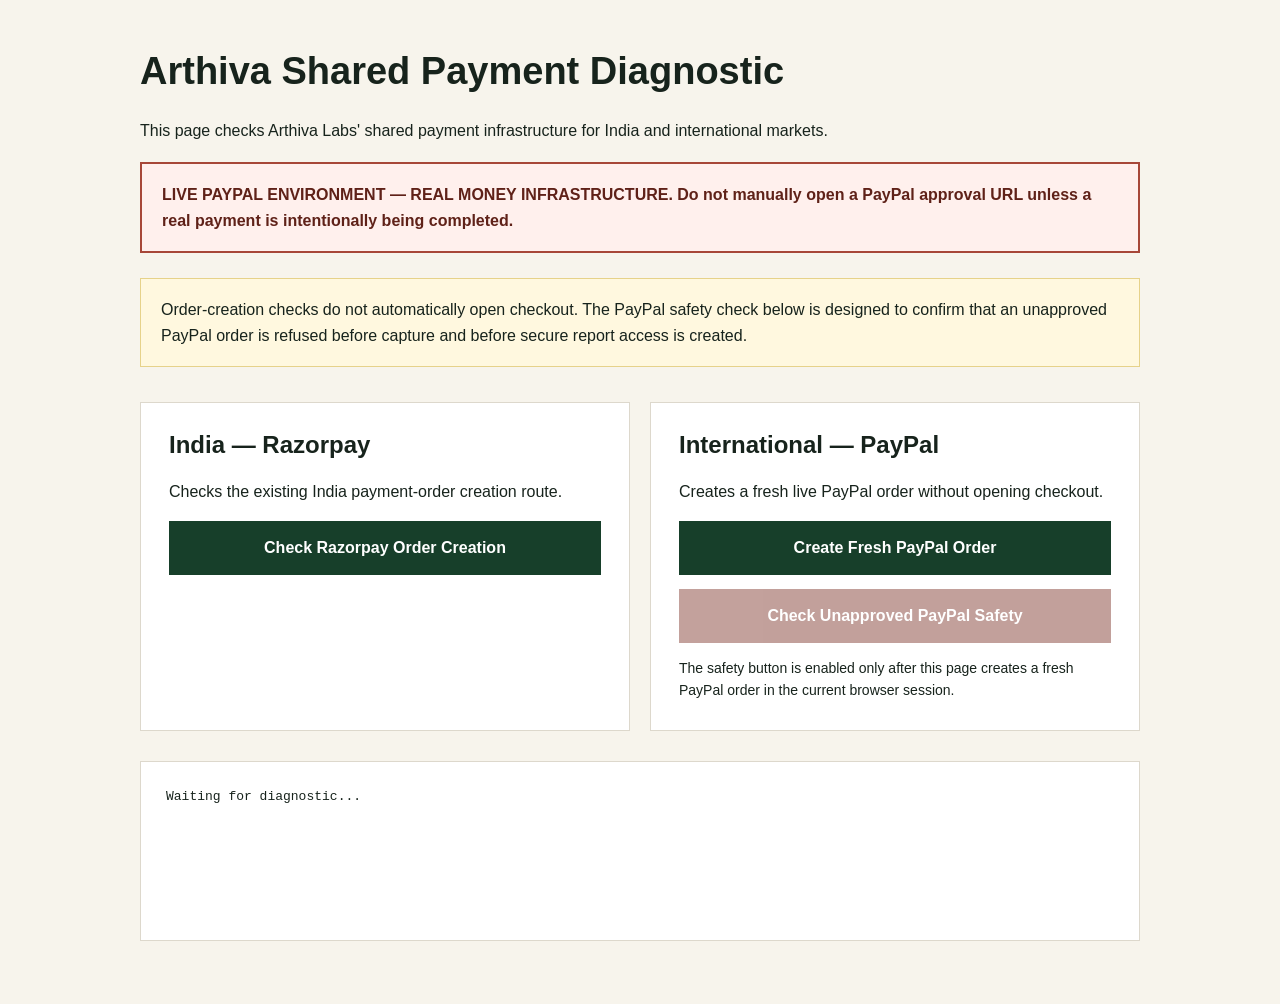
<file: payment-test.html>
<!DOCTYPE html>
<html lang="en">
<head>
  <meta charset="UTF-8">

  <meta
    name="viewport"
    content="width=device-width, initial-scale=1.0"
  >

  <title>Arthiva Shared Payment Diagnostic</title>

  <style>
    * {
      box-sizing: border-box;
    }

    body {
      margin: 0;
      font-family: Arial, sans-serif;
      padding: 50px;
      background: #f7f4ec;
      color: #17231c;
    }

    .page {
      max-width: 1000px;
      margin: 0 auto;
    }

    h1 {
      margin-top: 0;
      font-size: 38px;
    }

    p {
      line-height: 1.6;
    }

    .test-grid {
      display: grid;
      grid-template-columns: repeat(2, minmax(0, 1fr));
      gap: 20px;
      margin-top: 35px;
    }

    .test-card {
      padding: 28px;
      background: white;
      border: 1px solid #ddd8cc;
    }

    .test-card h2 {
      margin-top: 0;
    }

    button {
      width: 100%;
      padding: 18px 24px;
      background: #173f2a;
      color: white;
      border: 0;
      font-size: 16px;
      font-weight: 700;
      cursor: pointer;
    }

    button:disabled {
      opacity: 0.45;
      cursor: not-allowed;
    }

    .safety-button {
      margin-top: 14px;
      background: #7a2f24;
    }

    pre {
      margin-top: 30px;
      padding: 25px;
      min-height: 180px;
      background: white;
      border: 1px solid #ddd8cc;
      white-space: pre-wrap;
      word-break: break-word;
      line-height: 1.6;
    }

    .warning {
      margin-top: 25px;
      padding: 18px 20px;
      background: #fff8df;
      border: 1px solid #e6d28a;
      line-height: 1.6;
    }

    .live-warning {
      margin-top: 18px;
      padding: 18px 20px;
      background: #fff0ed;
      border: 2px solid #a74738;
      color: #5f2118;
      font-weight: 700;
      line-height: 1.6;
    }

    .small-note {
      margin-top: 14px;
      font-size: 14px;
      line-height: 1.6;
    }

    @media (max-width: 700px) {
      body {
        padding: 25px 18px;
      }

      h1 {
        font-size: 30px;
      }

      .test-grid {
        grid-template-columns: 1fr;
      }
    }
  </style>
</head>

<body>

  <main class="page">

    <h1>Arthiva Shared Payment Diagnostic</h1>

    <p>
      This page checks Arthiva Labs' shared payment infrastructure
      for India and international markets.
    </p>

    <div class="live-warning">
      LIVE PAYPAL ENVIRONMENT — REAL MONEY INFRASTRUCTURE.
      Do not manually open a PayPal approval URL unless a real
      payment is intentionally being completed.
    </div>

    <div class="warning">
      Order-creation checks do not automatically open checkout.
      The PayPal safety check below is designed to confirm that an
      unapproved PayPal order is refused before capture and before
      secure report access is created.
    </div>

    <div class="test-grid">

      <section class="test-card">
        <h2>India — Razorpay</h2>

        <p>
          Checks the existing India payment-order creation route.
        </p>

        <button id="razorpayButton">
          Check Razorpay Order Creation
        </button>
      </section>

      <section class="test-card">
        <h2>International — PayPal</h2>

        <p>
          Creates a fresh live PayPal order without opening checkout.
        </p>

        <button id="paypalButton">
          Create Fresh PayPal Order
        </button>

        <button
          id="paypalSafetyButton"
          class="safety-button"
          disabled
        >
          Check Unapproved PayPal Safety
        </button>

        <div class="small-note">
          The safety button is enabled only after this page creates
          a fresh PayPal order in the current browser session.
        </div>
      </section>

    </div>

    <pre id="result">Waiting for diagnostic...</pre>

  </main>

  <script>
    const razorpayButton =
      document.getElementById("razorpayButton");

    const paypalButton =
      document.getElementById("paypalButton");

    const paypalSafetyButton =
      document.getElementById(
        "paypalSafetyButton"
      );

    const result =
      document.getElementById("result");

    let currentPayPalOrderId = null;

    razorpayButton.addEventListener(
      "click",
      function () {
        testOrderCreation(
          "india",
          razorpayButton
        );
      }
    );

    paypalButton.addEventListener(
      "click",
      function () {
        testOrderCreation(
          "international",
          paypalButton
        );
      }
    );

    paypalSafetyButton.addEventListener(
      "click",
      testUnapprovedPayPalSafety
    );

    function setButtonsBusy(isBusy) {
      razorpayButton.disabled = isBusy;
      paypalButton.disabled = isBusy;

      paypalSafetyButton.disabled =
        isBusy || !currentPayPalOrderId;
    }

    async function testOrderCreation(
      market,
      activeButton
    ) {
      if (market === "international") {
        currentPayPalOrderId = null;
      }

      setButtonsBusy(true);

      const providerName =
        market === "india"
          ? "Razorpay"
          : "PayPal";

      result.textContent =
        "Checking " +
        providerName +
        " order creation...\n\n" +
        "Market: " +
        market;

      try {
        const response = await fetch(
          "/api/create-payment",
          {
            method: "POST",
            headers: {
              "Content-Type": "application/json"
            },
            body: JSON.stringify({
              product: "ctc-reality",
              offer: "salary-report",
              market: market
            })
          }
        );

        let data;

        try {
          data = await response.json();
        } catch (jsonError) {
          throw new Error(
            "The payment API did not return valid JSON."
          );
        }

        if (!response.ok || !data.success) {
          result.textContent =
            providerName +
            " ORDER CREATION FAILED ❌\n\n" +
            "HTTP status: " +
            response.status +
            "\n\n" +
            JSON.stringify(
              data,
              null,
              2
            );

          return;
        }

        if (
          market === "international" &&
          data.orderId
        ) {
          currentPayPalOrderId =
            data.orderId;
        }

        const lines = [
          providerName +
            " ORDER CREATED ✅",
          "",
          "Product: " +
            (data.product || "Not returned"),
          "Offer: " +
            (data.offer || "Not returned"),
          "Market: " +
            (data.market || "Not returned"),
          "Provider: " +
            (
              data.paymentProvider ||
              "Not returned"
            ),
          "Currency: " +
            (data.currency || "Not returned"),
          "Amount: " +
            (
              data.amount !== undefined
                ? data.amount
                : "Not returned"
            ),
          "Order ID: " +
            (data.orderId || "Not returned"),
          "Status: " +
            (data.status || "Not returned")
        ];

        if (market === "international") {
          lines.push(
            "",
            "PayPal approval URL returned: " +
              (
                data.approveUrl
                  ? "YES ✅"
                  : "NO ❌"
              ),
            "",
            "CHECKOUT NOT OPENED.",
            "PAYMENT NOT APPROVED BY THIS PAGE.",
            "",
            currentPayPalOrderId
              ? "Unapproved PayPal safety check is now available."
              : "Safety check unavailable because no order ID was returned."
          );
        }

        result.textContent =
          lines.join("\n");

      } catch (error) {
        result.textContent =
          providerName +
          " DIAGNOSTIC FAILED ❌\n\n" +
          error.message;
      } finally {
        setButtonsBusy(false);
      }
    }

    async function testUnapprovedPayPalSafety() {
      if (!currentPayPalOrderId) {
        result.textContent =
          "SAFETY CHECK NOT AVAILABLE ❌\n\n" +
          "Create a fresh PayPal order first.";

        return;
      }

      setButtonsBusy(true);

      result.textContent =
        "CHECKING UNAPPROVED PAYPAL SAFETY...\n\n" +
        "Order ID: " +
        currentPayPalOrderId +
        "\n\n" +
        "The diagnostic is asking Arthiva to verify the " +
        "unapproved order.\n\n" +
        "Expected result: Arthiva must refuse it.";

      try {
        const response = await fetch(
          "/api/verify-payment",
          {
            method: "POST",
            headers: {
              "Content-Type": "application/json"
            },
            body: JSON.stringify({
              paymentProvider: "paypal",
              orderId: currentPayPalOrderId,
              product: "ctc-reality",
              offer: "salary-report",
              reportData: {
                annualCtc: 1200000,
                bonus: 100000,
                monthlyPf: 1800
              }
            })
          }
        );

        let data;

        try {
          data = await response.json();
        } catch (jsonError) {
          throw new Error(
            "The verification API did not return valid JSON."
          );
        }

        const refusedBecauseUnapproved =
          response.status === 400 &&
          data.success === false &&
          data.verified === false &&
          data.error ===
            "PayPal payment has not been approved.";

        if (refusedBecauseUnapproved) {
          result.textContent =
            "UNAPPROVED PAYPAL SAFETY CHECK PASSED ✅\n\n" +
            "HTTP status: " +
            response.status +
            "\n\n" +
            "Arthiva refused the unapproved PayPal order.\n\n" +
            "Server response: " +
            data.error +
            "\n\n" +
            "The order was not accepted as a completed payment.\n" +
            "No report token was returned.";

          return;
        }

        result.textContent =
          "UNEXPECTED PAYPAL SAFETY RESULT ⚠️\n\n" +
          "HTTP status: " +
          response.status +
          "\n\n" +
          JSON.stringify(
            data,
            null,
            2
          ) +
          "\n\n" +
          "STOP. Do not approve or pay through PayPal.";

      } catch (error) {
        result.textContent =
          "PAYPAL SAFETY CHECK FAILED TO RUN ❌\n\n" +
          error.message;
      } finally {
        setButtonsBusy(false);
      }
    }
  </script>

</body>
</html>
</file>
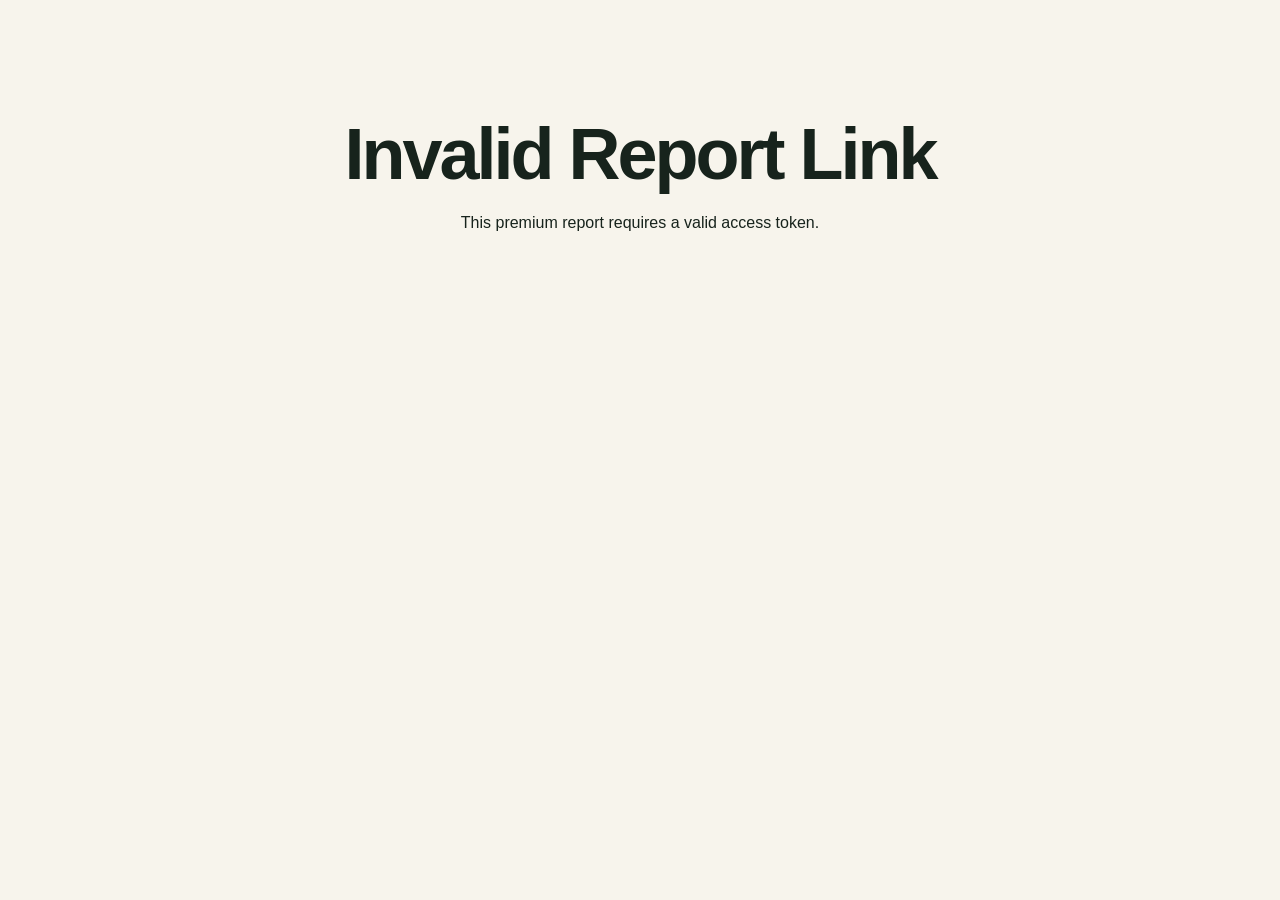
<file: products/brand-rate/report.html>
<!DOCTYPE html>
<html lang="en">

<head>

  <meta charset="UTF-8">

  <meta
    name="viewport"
    content="width=device-width, initial-scale=1.0"
  >

  <title>

    Brand Rate Premium Report | Arthiva Labs

  </title>

  <meta
    name="description"
    content="Premium sponsorship pricing report generated by Brand Rate from Arthiva Labs."
  >

  <meta
    name="robots"
    content="noindex,nofollow"
  >

  <style>

    *{

      margin:0;

      padding:0;

      box-sizing:border-box;

    }

    :root{

      --green:#173f2a;

      --green-light:#e7f0ea;

      --cream:#f7f4ec;

      --white:#ffffff;

      --text:#17231c;

      --muted:#66726b;

      --gold:#b88937;

      --border:#dde3dd;

      --success:#2f7d32;

      --warning:#d97706;

      --danger:#c62828;

      --shadow:0 18px 40px rgba(0,0,0,.08);

      --radius:18px;

    }

    body{

      background:var(--cream);

      color:var(--text);

      font-family:Arial,Helvetica,sans-serif;

      line-height:1.6;

    }

    .container{

      width:min(1180px,92%);

      margin:auto;

    }

    header{

      padding:28px 0;

      border-bottom:1px solid var(--border);

      background:rgba(247,244,236,.95);

      position:sticky;

      top:0;

      z-index:100;

      backdrop-filter:blur(10px);

    }

    .header-inner{

      display:flex;

      justify-content:space-between;

      align-items:center;

    }

    .logo{

      font-size:24px;

      font-weight:800;

      letter-spacing:-.8px;

    }

    .logo small{

      display:block;

      font-size:12px;

      font-weight:600;

      color:var(--muted);

      letter-spacing:1px;

      text-transform:uppercase;

      margin-top:4px;

    }

    .report-badge{

      background:var(--green);

      color:#fff;

      padding:12px 18px;

      border-radius:999px;

      font-size:13px;

      font-weight:700;

      letter-spacing:1px;

      text-transform:uppercase;

    }

    .hero{

      padding:70px 0 45px;

    }

    .hero-grid{

      display:grid;

      grid-template-columns:2fr 1fr;

      gap:40px;

      align-items:center;

    }

    .eyebrow{

      color:var(--gold);

      font-size:13px;

      font-weight:700;

      letter-spacing:2px;

      text-transform:uppercase;

      margin-bottom:18px;

    }

    h1{

      font-size:clamp(44px,6vw,72px);

      line-height:.95;

      letter-spacing:-3px;

      margin-bottom:22px;

    }

    .hero-copy{

      max-width:700px;

      font-size:20px;

      color:var(--muted);

    }

    .hero-card{

      background:var(--white);

      border:1px solid var(--border);

      border-radius:var(--radius);

      box-shadow:var(--shadow);

      padding:30px;

    }

    .hero-card h3{

      font-size:18px;

      margin-bottom:22px;

      letter-spacing:-.4px;

    }

    .snapshot{

      display:grid;

      gap:18px;

    }

    .snapshot-row{

      display:flex;

      justify-content:space-between;

      align-items:center;

      padding-bottom:14px;

      border-bottom:1px solid var(--border);

    }

    .snapshot-label{

      color:var(--muted);

      font-size:14px;

    }

    .snapshot-value{

      font-weight:700;

      font-size:16px;

    }
        .snapshot-value{

      color:var(--text);

    }

    .market-value{

      margin-top:35px;

      background:linear-gradient(
        135deg,
        var(--green),
        #24553b
      );

      color:#fff;

      border-radius:var(--radius);

      padding:32px;

      text-align:center;

    }

    .market-value span{

      display:block;

      font-size:13px;

      letter-spacing:2px;

      text-transform:uppercase;

      opacity:.85;

      margin-bottom:12px;

    }

    .market-value h2{

      font-size:clamp(42px,5vw,64px);

      letter-spacing:-2px;

      margin-bottom:10px;

    }

    .market-value p{

      font-size:15px;

      opacity:.9;

    }

    section{

      margin:50px 0;

    }

    .section-title{

      font-size:36px;

      letter-spacing:-1.5px;

      margin-bottom:12px;

    }

    .section-copy{

      color:var(--muted);

      max-width:760px;

      margin-bottom:35px;

    }

    .grid-2{

      display:grid;

      grid-template-columns:1fr 1fr;

      gap:28px;

    }

    .card{

      background:var(--white);

      border:1px solid var(--border);

      border-radius:var(--radius);

      box-shadow:var(--shadow);

      padding:30px;

    }

    .card h3{

      font-size:24px;

      letter-spacing:-.6px;

      margin-bottom:18px;

    }

    .metric{

      display:flex;

      justify-content:space-between;

      align-items:center;

      padding:16px 0;

      border-bottom:1px solid var(--border);

    }

    .metric:last-child{

      border-bottom:none;

      padding-bottom:0;

    }

    .metric-name{

      color:var(--muted);

      font-size:15px;

    }

    .metric-value{

      font-weight:700;

      font-size:17px;

    }

    .score{

      text-align:center;

      padding:18px 0 10px;

    }

    .score-number{

      font-size:72px;

      font-weight:800;

      color:var(--green);

      line-height:1;

      letter-spacing:-4px;

    }

    .score-label{

      margin-top:10px;

      color:var(--muted);

      text-transform:uppercase;

      letter-spacing:2px;

      font-size:13px;

    }

    @media(max-width:960px){

      .hero-grid{

        grid-template-columns:1fr;

      }

      .grid-2{

        grid-template-columns:1fr;

      }

    }

    @media(max-width:640px){

      header{

        position:relative;

      }

      .hero{

        padding:45px 0 25px;

      }

      h1{

        letter-spacing:-2px;

      }

      .hero-copy{

        font-size:18px;

      }

      .hero-card,

      .card,

      .market-value{

        padding:22px;

      }

      .score-number{

        font-size:56px;

      }

    }

  </style>

</head>

<body>

<header>

  <div class="container header-inner">

    <div class="logo">

      Arthiva Labs

      <small>

        Brand Rate Premium

      </small>

    </div>

    <div class="report-badge">

      Premium Report

    </div>

  </div>

</header>

<div class="container">

<section class="hero">

  <div class="hero-grid">

    <div>

      <div class="eyebrow">

        PERSONALIZED CREATOR REPORT

      </div>

      <h1>

        Your Sponsorship Pricing Report

      </h1>

      <p class="hero-copy">

        This report analyses your creator profile, audience quality and commercial positioning to recommend fair sponsorship pricing, negotiation strategy and business growth opportunities.

      </p>

    </div>

    <div class="hero-card">

      <h3>

        Creator Snapshot

      </h3>

      <div class="snapshot">

        <div class="snapshot-row">

          <div class="snapshot-label">

            Platform

          </div>

          <div

            class="snapshot-value"

            id="platform"

          >

            --

          </div>

        </div>

        <div class="snapshot-row">

          <div class="snapshot-label">

            Followers

          </div>

          <div

            class="snapshot-value"

            id="followers"

          >

            --

          </div>

        </div>

        <div class="snapshot-row">
                  <div class="snapshot-row">

          <div class="snapshot-label">

            Engagement

          </div>

          <div

            class="snapshot-value"

            id="engagement"

          >

            --

          </div>

        </div>

        <div class="snapshot-row">

          <div class="snapshot-label">

            Primary Audience

          </div>

          <div

            class="snapshot-value"

            id="audience"

          >

            --

          </div>

        </div>

        <div class="snapshot-row">

          <div class="snapshot-label">

            Generated On

          </div>

          <div

            class="snapshot-value"

            id="generatedDate"

          >

            --

          </div>

        </div>

      </div>

    </div>

  </div>

</section>

<section>

  <div class="market-value">

    <span>

      Your Fair Market Value

    </span>

    <h2

      id="recommendedRate"

    >

      ₹0

    </h2>

    <p

      id="marketSummary"

    >

      Based on your current creator profile.

    </p>

  </div>

</section>

<section>

  <h2 class="section-title">

    Creator Health Check

  </h2>

  <p class="section-copy">

    Think of this as a quick audit of your creator business. These scores don't judge your talent—they simply show where brands are most likely to see commercial value today.

  </p>

  <div class="grid-2">

    <div class="card">

      <h3>

        Commercial Creator Score

      </h3>

      <div class="score">

        <div

          class="score-number"

          id="creatorScore"

        >

          0

        </div>

        <div class="score-label">

          Out of 100

        </div>

      </div>

    </div>

    <div class="card">

      <h3>

        Performance Breakdown

      </h3>

      <div class="metric">

        <div class="metric-name">

          Audience Quality

        </div>

        <div

          class="metric-value"

          id="audienceQuality"

        >

          --

        </div>

      </div>

      <div class="metric">

        <div class="metric-name">

          Engagement Health

        </div>

        <div

          class="metric-value"

          id="engagementHealth"

        >

          --

        </div>

      </div>

      <div class="metric">

        <div class="metric-name">

          Commercial Readiness

        </div>

        <div

          class="metric-value"

          id="commercialReadiness"

        >

          --

        </div>

      </div>

      <div class="metric">

        <div class="metric-name">

          Growth Potential

        </div>

        <div

          class="metric-value"

          id="growthPotential"

        >

          --

        </div>

      </div>

    </div>

  </div>

</section>

<section>

  <h2 class="section-title">

    Your Pricing Breakdown

  </h2>

  <p class="section-copy">

    These recommendations are designed to help you negotiate confidently. Think of them as a realistic pricing range rather than fixed rules.
  </p>

  <div class="grid-2">

    <div class="card">

      <h3>

        Pricing Recommendation

      </h3>

      <div class="metric">

        <div class="metric-name">

          Minimum Rate

        </div>

        <div

          class="metric-value"

          id="minimumRate"

        >

          ₹0

        </div>

      </div>

      <div class="metric">
              <div class="metric">

        <div class="metric-name">

          Recommended Rate

        </div>

        <div

          class="metric-value"

          id="idealRate"

        >

          ₹0

        </div>

      </div>

      <div class="metric">

        <div class="metric-name">

          Premium Quote

        </div>

        <div

          class="metric-value"

          id="premiumRate"

        >

          ₹0

        </div>

      </div>

      <div class="metric">

        <div class="metric-name">

          Best Negotiation Range

        </div>

        <div

          class="metric-value"

          id="negotiationRange"

        >

          --

        </div>

      </div>

    </div>

    <div class="card">

      <h3>

        What These Numbers Mean

      </h3>

      <p

        id="pricingExplanation"

      >

        Your recommendation is generated using audience size, engagement quality, commercial demand, content quality and audience location. Brands may offer more or less depending on campaign scope, usage rights and exclusivity.

      </p>

    </div>

  </div>

</section>

<section>

  <h2 class="section-title">

    Deliverable Pricing

  </h2>

  <p class="section-copy">

    Different content formats require different levels of effort. Use these numbers as your starting point during negotiations.

  </p>

  <div class="grid-2">

    <div class="card">

      <h3>

        Individual Deliverables

      </h3>

      <div class="metric">

        <div class="metric-name">

          Story Set

        </div>

        <div

          class="metric-value"

          id="storyRate"

        >

          ₹0

        </div>

      </div>

      <div class="metric">

        <div class="metric-name">

          Feed Post

        </div>

        <div

          class="metric-value"

          id="postRate"

        >

          ₹0

        </div>

      </div>

      <div class="metric">

        <div class="metric-name">

          Carousel

        </div>

        <div

          class="metric-value"

          id="carouselRate"

        >

          ₹0

        </div>

      </div>

      <div class="metric">

        <div class="metric-name">

          Reel / Short Video

        </div>

        <div

          class="metric-value"

          id="reelRate"

        >

          ₹0

        </div>

      </div>

      <div class="metric">

        <div class="metric-name">

          Long-form Video

        </div>

        <div

          class="metric-value"

          id="videoRate"

        >

          ₹0

        </div>

      </div>

    </div>

    <div class="card">

      <h3>

        Recommended Bundles

      </h3>

      <div class="metric">

        <div class="metric-name">

          1 Reel + 3 Stories

        </div>

        <div

          class="metric-value"

          id="bundleOne"

        >

          ₹0

        </div>

      </div>

      <div class="metric">

        <div class="metric-name">

          2 Reels

        </div>

        <div

          class="metric-value"

          id="bundleTwo"

        >

          ₹0

        </div>

      </div>

      <div class="metric">

        <div class="metric-name">

          Monthly Retainer

        </div>

        <div

          class="metric-value"

          id="retainerRate"

        >

          ₹0

        </div>

      </div>

      <div class="metric">

        <div class="metric-name">

          UGC Package

        </div>

        <div

          class="metric-value"

          id="ugcPackage"

        >

          ₹0

        </div>

      </div>

    </div>

  </div>

</section>
<section>

  <h2 class="section-title">

    Your Negotiation Coach

  </h2>

  <p class="section-copy">

    This is the advice I'd give if I were negotiating on your behalf. The goal isn't simply to charge more—it's to charge confidently while building long-term relationships with great brands.

  </p>

  <div class="grid-2">

    <div class="card">

      <h3>

        Your Best Negotiation Strategy

      </h3>

      <p

        id="negotiationAdvice"

      >

        Based on your current creator profile, I'd begin negotiations above your recommended rate rather than starting at your minimum. This gives you room to negotiate while protecting the value of your work. If a brand has budget constraints, reduce pricing strategically rather than immediately accepting the first offer.

      </p>

    </div>

    <div class="card">

      <h3>

        Suggested Conversation Starter

      </h3>

      <p

        id="emailScript"

      >

        Thank you for reaching out. Based on the campaign requirements, audience fit and expected deliverables, my rate for this collaboration is <strong id="quoteAmount">₹0</strong>. I'd be happy to discuss package options if you're looking for multiple deliverables.

      </p>

    </div>

  </div>

</section>

<section>

  <h2 class="section-title">

    Hidden Revenue Opportunities

  </h2>

  <p class="section-copy">

    Most creators only charge for the post itself. These additional services are often forgotten, even though brands regularly pay for them when they're discussed clearly.

  </p>

  <div class="grid-2">

    <div class="card">

      <h3>

        Additional Charges

      </h3>

      <div class="metric">

        <div class="metric-name">

          Rush Delivery

        </div>

        <div

          class="metric-value"

          id="rushFee"

        >

          --

        </div>

      </div>

      <div class="metric">

        <div class="metric-name">

          Extra Revision

        </div>

        <div

          class="metric-value"

          id="revisionFee"

        >

          --

        </div>

      </div>

      <div class="metric">

        <div class="metric-name">

          Raw Footage

        </div>

        <div

          class="metric-value"

          id="rawFootageFee"

        >

          --

        </div>

      </div>

      <div class="metric">

        <div class="metric-name">

          Travel Requirement

        </div>

        <div

          class="metric-value"

          id="travelFee"

        >

          --

        </div>

      </div>

    </div>

    <div class="card">

      <h3>

        Licensing & Usage Rights

      </h3>

      <div class="metric">

        <div class="metric-name">

          Paid Ads Usage

        </div>

        <div

          class="metric-value"

          id="paidAdsFee"

        >

          --

        </div>

      </div>

      <div class="metric">

        <div class="metric-name">

          Whitelisting

        </div>

        <div

          class="metric-value"

          id="whitelistingFee"

        >

          --

        </div>

      </div>

      <div class="metric">

        <div class="metric-name">

          Exclusivity

        </div>

        <div

          class="metric-value"

          id="exclusivityFee"

        >

          --

        </div>

      </div>

      <div class="metric">

        <div class="metric-name">

          Usage Extension

        </div>

        <div

          class="metric-value"

          id="usageExtensionFee"

        >

          --

        </div>

      </div>

    </div>

  </div>

</section>

<section>

  <h2 class="section-title">

    Brand Red Flags

  </h2>

  <p class="section-copy">

    Protecting your business is just as important as winning collaborations. Watch for these common warning signs before saying yes to any campaign.

  </p>

  <div class="grid-2">

    <div class="card">

      <h3>

        Avoid Agreeing To...

      </h3>

      <div class="metric">

        <div class="metric-name">

          Unlimited Usage Rights

        </div>

        <div class="metric-value">

          ❌

        </div>

      </div>

      <div class="metric">

        <div class="metric-name">

          Unlimited Revisions

        </div>

        <div class="metric-value">

          ❌

        </div>

      </div>

      <div class="metric">

        <div class="metric-name">

          No Written Agreement

        </div>

        <div class="metric-value">

          ❌

        </div>

      </div>

      <div class="metric">

        <div class="metric-name">

          Delayed Payment Terms

        </div>

        <div class="metric-value">

          ❌

        </div>

      </div>

    </div>

    <div class="card">

      <h3>

        Remember

      </h3>

      <p

        id="redFlagAdvice"

      >

        A professional brand will respect clear contracts, agreed timelines and fair payment terms. If a collaboration feels rushed, vague or asks for unlimited rights without additional compensation, don't be afraid to negotiate or walk away.

      </p>

    </div>

  </div>

</section>
<section>

  <h2 class="section-title">

    If I Were Your Manager...

  </h2>

  <p class="section-copy">

    If you hired me to manage your creator business today, these are the decisions I'd make over the next few months based on your current profile and commercial potential.

  </p>

  <div class="grid-2">

    <div class="card">

      <h3>

        My Advice

      </h3>

      <p

        id="managerAdvice"

      >

        Your personalized manager recommendations will appear here after your report loads.

      </p>

    </div>

    <div class="card">

      <h3>

        Biggest Opportunity

      </h3>

      <p

        id="biggestOpportunity"

      >

        We'll identify the one change most likely to increase your average brand deal value.

      </p>

    </div>

  </div>

</section>

<section>

  <h2 class="section-title">

    Your 90-Day Growth Roadmap

  </h2>

  <p class="section-copy">

    Pricing is only one part of growing your creator business. Here's a simple roadmap to help increase your commercial value over the next three months.

  </p>

  <div class="grid-2">

    <div class="card">

      <h3>

        Month 1

      </h3>

      <p

        id="monthOne"

      >

        Improve your creator positioning and establish a clear pricing structure.

      </p>

    </div>

    <div class="card">

      <h3>

        Month 2

      </h3>

      <p

        id="monthTwo"

      >

        Start actively pitching brands and package your deliverables into premium bundles.

      </p>

    </div>

    <div class="card">

      <h3>

        Month 3

      </h3>

      <p

        id="monthThree"

      >

        Focus on retainers, repeat clients and increasing your average campaign value.

      </p>

    </div>

    <div class="card">

      <h3>

        Next Revenue Target

      </h3>

      <div class="metric">

        <div class="metric-name">

          Current Average

        </div>

        <div

          class="metric-value"

          id="currentAverage"

        >

          ₹0

        </div>

      </div>

      <div class="metric">

        <div class="metric-name">

          Next Goal

        </div>

        <div

          class="metric-value"

          id="nextGoal"

        >

          ₹0

        </div>

      </div>

      <div class="metric">

        <div class="metric-name">

          Long-Term Goal

        </div>

        <div

          class="metric-value"

          id="longTermGoal"

        >

          ₹0

        </div>

      </div>

    </div>

  </div>

</section>

<section>

  <div class="market-value">

    <span>

      Final Thoughts

    </span>

    <h2>

      Keep Charging With Confidence

    </h2>

    <p

      id="closingMessage"

    >

      Remember—you aren't charging for the few minutes it takes to publish content. You're charging for the years of effort it took to build an audience that trusts your recommendations. Continue improving your craft, negotiate professionally and price your work with confidence.

    </p>

  </div>

</section>

<footer
  style="
    margin:60px 0 40px;
    text-align:center;
    color:var(--muted);
    font-size:14px;
  "
>

  Brand Rate Premium Report

  <br><br>

  Generated by <strong>Arthiva Labs</strong>

  <br><br>

  This report provides commercial pricing guidance based on the information supplied and current creator market benchmarks. Actual sponsorship rates may vary depending on campaign objectives, deliverables, audience quality, licensing, exclusivity and negotiation.

</footer>

</div>

<script>

const params = new URLSearchParams(window.location.search);

const token = params.get("token");

if(!token){

  document.body.innerHTML = `
    <div style="
      max-width:700px;
      margin:120px auto;
      text-align:center;
      font-family:Arial;
    ">
      <h1>Invalid Report Link</h1>
      <p>
        This premium report requires a valid access token.
      </p>
    </div>
  `;

  throw new Error("Missing token.");

}

async function loadReport(){

  try{

    const response = await fetch(

      "/api/get-report?token=" +

      encodeURIComponent(token)

    );

    if(!response.ok){

      throw new Error("Unable to load report.");

    }

    const report = await response.json();
        const currencyFormatter = new Intl.NumberFormat(

      report.currency === "USD"

        ? "en-US"

        : "en-IN",

      {

        style:"currency",

        currency:report.currency || "INR",

        maximumFractionDigits:0

      }

    );

    const money = value =>

      currencyFormatter.format(

        Number(value || 0)

      );

    const set = (id,value)=>{

      const el=document.getElementById(id);

      if(el){

        el.textContent=value ?? "--";

      }

    };

    set("platform",report.platform);

    set("followers",

      Number(report.followers).toLocaleString()

    );

    set("engagement",

      report.engagement + "%"

    );

    set("audience",

      report.audience

    );

    set("generatedDate",

      report.generatedDate

    );

    set(

      "recommendedRate",

      money(report.recommendedRate)

    );

    set(

      "minimumRate",

      money(report.minimumRate)

    );

    set(

      "idealRate",

      money(report.recommendedRate)

    );

    set(

      "premiumRate",

      money(report.premiumRate)

    );

    set(

      "negotiationRange",

      money(report.minimumRate)

      +

      " - "

      +

      money(report.premiumRate)

    );

    set(

      "creatorScore",

      report.creatorScore

    );

    set(

      "audienceQuality",

      report.audienceQuality

    );

    set(

      "engagementHealth",

      report.engagementHealth

    );

    set(

      "commercialReadiness",

      report.commercialReadiness

    );

    set(

      "growthPotential",

      report.growthPotential

    );

    set(

      "storyRate",

      money(report.storyRate)

    );

    set(

      "postRate",

      money(report.postRate)

    );

    set(

      "carouselRate",

      money(report.carouselRate)

    );

    set(

      "reelRate",

      money(report.reelRate)

    );

    set(

      "videoRate",

      money(report.videoRate)

    );

    set(

      "bundleOne",

      money(report.bundleOne)

    );

    set(

      "bundleTwo",

      money(report.bundleTwo)

    );

    set(

      "retainerRate",

      money(report.retainerRate)

    );

    set(

      "ugcPackage",

      money(report.ugcPackage)

    );

    set(

      "quoteAmount",

      money(report.premiumRate)

    );

    set(

      "rushFee",

      report.rushFee

    );

    set(

      "revisionFee",

      report.revisionFee

    );

    set(

      "rawFootageFee",

      report.rawFootageFee

    );

    set(

      "travelFee",

      report.travelFee

    );

    set(

      "paidAdsFee",

      report.paidAdsFee

    );

    set(

      "whitelistingFee",

      report.whitelistingFee

    );

    set(

      "exclusivityFee",

      report.exclusivityFee

    );

    set(

      "usageExtensionFee",

      report.usageExtensionFee

    );

    set(

      "pricingExplanation",

      report.pricingExplanation

    );

    set(

      "negotiationAdvice",

      report.negotiationAdvice

    );

    set(

      "emailScript",

      report.emailScript

    );

    set(

      "redFlagAdvice",

      report.redFlagAdvice

    );

    set(

      "managerAdvice",

      report.managerAdvice

    );

    set(

      "biggestOpportunity",

      report.biggestOpportunity

    );

    set(

      "monthOne",

      report.monthOne

    );

    set(

      "monthTwo",

      report.monthTwo

    );

    set(

      "monthThree",

      report.monthThree

    );

    set(

      "currentAverage",

      money(report.recommendedRate)

    );

    set(

      "nextGoal",

      money(report.nextGoal)

    );

    set(

      "longTermGoal",

      money(report.longTermGoal)

    );

    set(

      "marketSummary",

      report.marketSummary

    );

    set(

      "closingMessage",

      report.closingMessage

    );

  }

  catch(error){

    document.body.innerHTML=`

      <div style="

        max-width:760px;

        margin:120px auto;

        font-family:Arial;

        text-align:center;

      ">

        <h1>

          Unable to Load Report

        </h1>

        <p>

          ${error.message}

        </p>

      </div>

    `;

  }

}

loadReport();

</script>

</body>

</html>
</file>
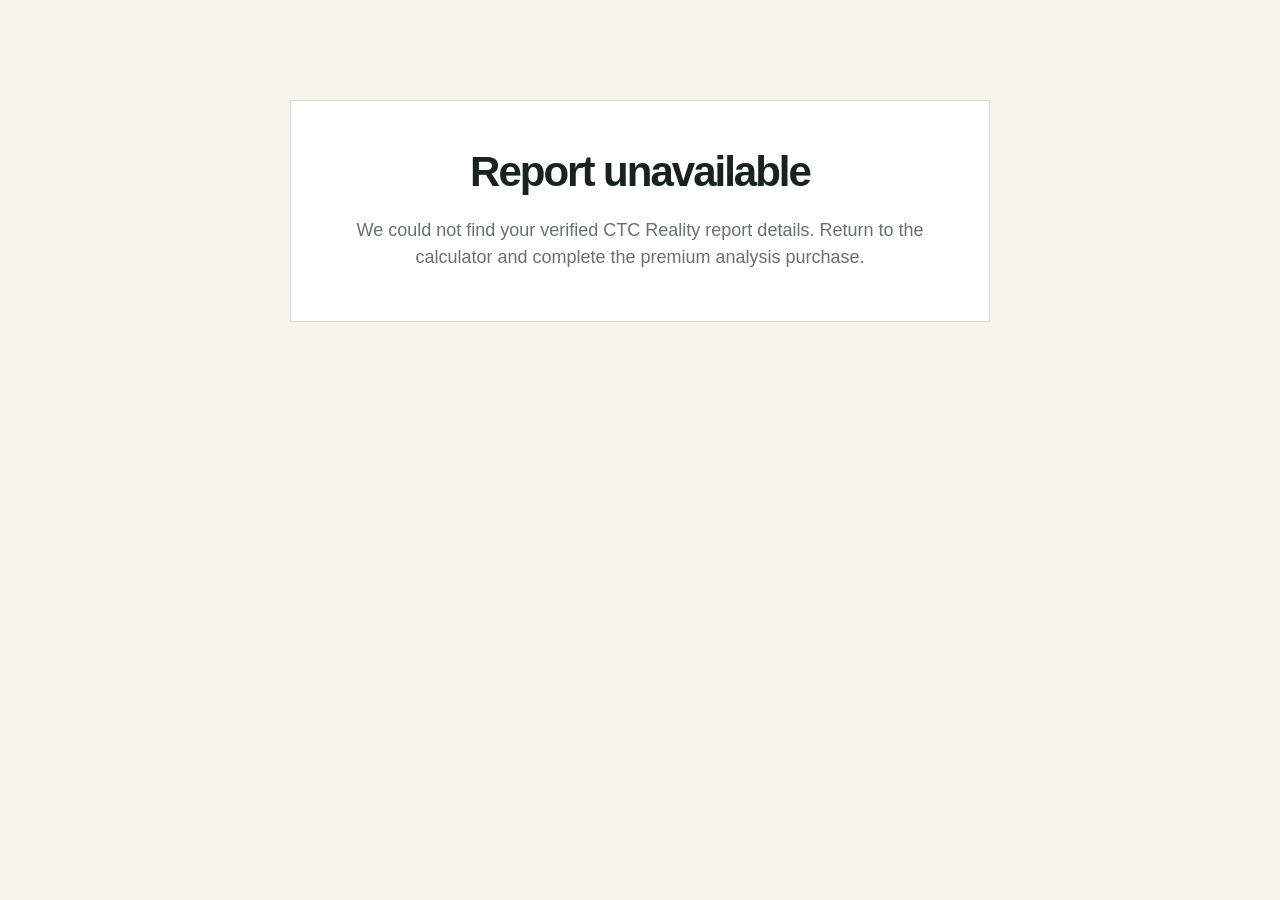
<file: products/ctc-reality/report.html>
<!DOCTYPE html>
<html lang="en">
<head>
  <meta charset="UTF-8">

  <meta
    name="viewport"
    content="width=device-width, initial-scale=1.0"
  >

  <title>Your CTC Reality Salary Analysis</title>

  <meta
    name="description"
    content="Your personalised CTC Reality Salary Analysis by Arthiva Labs."
  >

  <style>
    * {
      box-sizing: border-box;
      margin: 0;
      padding: 0;
    }

    :root {
      --ink: #17231c;
      --green: #173f2a;
      --green-hover: #0f321f;
      --light-green: #e5eee8;
      --cream: #f7f4ec;
      --white: #ffffff;
      --muted: #68716b;
      --line: #d8ddd9;
      --soft: #eeece4;
    }

    html {
      scroll-behavior: smooth;
    }

    body {
      font-family: Arial, Helvetica, sans-serif;
      background: var(--cream);
      color: var(--ink);
      line-height: 1.5;
    }

    button {
      font: inherit;
    }

    .page {
      max-width: 1180px;
      margin: 0 auto;
      padding: 56px 32px 80px;
    }

    .topbar {
      display: flex;
      justify-content: space-between;
      align-items: center;
      gap: 25px;
      margin-bottom: 55px;
    }

    .brand {
      font-size: 15px;
      font-weight: 700;
      letter-spacing: 1.5px;
      text-transform: uppercase;
      color: var(--green);
    }

    .print-button {
      border: 1px solid var(--line);
      background: var(--white);
      color: var(--ink);
      padding: 12px 17px;
      cursor: pointer;
      font-weight: 700;
    }

    .print-button:hover {
      border-color: var(--green);
      color: var(--green);
    }

    .hero {
      max-width: 880px;
      margin-bottom: 48px;
    }

    .eyebrow {
      text-transform: uppercase;
      letter-spacing: 2px;
      font-size: 13px;
      color: var(--muted);
      margin-bottom: 14px;
    }

    h1 {
      font-size: clamp(42px, 7vw, 76px);
      line-height: 1;
      letter-spacing: -3px;
      margin-bottom: 24px;
    }

    .hero p {
      font-size: 20px;
      color: var(--muted);
      max-width: 740px;
      line-height: 1.65;
    }

    .status {
      background: var(--light-green);
      border: 1px solid var(--line);
      padding: 18px 22px;
      margin-bottom: 32px;
      font-weight: 700;
    }

    .section {
      margin-top: 70px;
    }

    .section-heading {
      margin-bottom: 28px;
      max-width: 800px;
    }

    .section-number {
      color: var(--green);
      font-size: 12px;
      font-weight: 700;
      letter-spacing: 2px;
      text-transform: uppercase;
      margin-bottom: 12px;
    }

    .section-heading h2 {
      font-size: clamp(34px, 5vw, 52px);
      line-height: 1.05;
      letter-spacing: -2px;
      margin-bottom: 15px;
    }

    .section-heading p {
      color: var(--muted);
      font-size: 17px;
      line-height: 1.65;
    }

    .snapshot-grid {
      display: grid;
      grid-template-columns: repeat(4, minmax(0, 1fr));
      gap: 16px;
    }

    .metric-card {
      background: var(--white);
      border: 1px solid var(--line);
      padding: 28px;
      min-height: 210px;
      min-width: 0;
    }

    .metric-card.primary {
      background: var(--green);
      color: var(--white);
    }

    .metric-label {
      text-transform: uppercase;
      letter-spacing: 1.4px;
      font-size: 11px;
      color: var(--muted);
      margin-bottom: 24px;
    }

    .primary .metric-label {
      color: #cbd8d0;
    }

    .metric-number {
      font-size: clamp(30px, 3.2vw, 48px);
      font-weight: 800;
      line-height: 1;
      letter-spacing: -2px;
      margin-bottom: 14px;
      white-space: nowrap;
      overflow-wrap: normal;
      word-break: normal;
      font-variant-numeric: tabular-nums;
    }

    .metric-copy {
      color: var(--muted);
      font-size: 14px;
      line-height: 1.55;
    }

    .primary .metric-copy {
      color: #d8e3dc;
    }

    .analysis-grid {
      display: grid;
      grid-template-columns: 1fr 1fr;
      gap: 20px;
    }

    .card {
      background: var(--white);
      border: 1px solid var(--line);
      padding: 34px;
    }

    .card.full {
      grid-column: 1 / -1;
    }

    .card-label {
      text-transform: uppercase;
      letter-spacing: 1.5px;
      font-size: 12px;
      color: var(--muted);
      margin-bottom: 14px;
    }

    .analysis-value {
      font-size: clamp(36px, 5vw, 58px);
      font-weight: 800;
      letter-spacing: -2px;
      line-height: 1;
      margin-bottom: 18px;
    }

    .analysis-copy {
      color: var(--muted);
      font-size: 16px;
      line-height: 1.7;
    }

    .breakdown {
      margin-top: 12px;
    }

    .row {
      display: flex;
      justify-content: space-between;
      gap: 20px;
      padding: 18px 0;
      border-bottom: 1px solid var(--line);
    }

    .row:last-child {
      border-bottom: 0;
    }

    .row span:first-child {
      color: var(--muted);
    }

    .row strong {
      text-align: right;
    }

    .ratio-wrap {
      margin-top: 30px;
    }

    .ratio-track {
      width: 100%;
      height: 18px;
      background: var(--soft);
      overflow: hidden;
    }

    .ratio-fill {
      width: 0;
      height: 100%;
      background: var(--green);
      transition: width 0.5s ease;
    }

    .ratio-legend {
      display: flex;
      justify-content: space-between;
      gap: 20px;
      margin-top: 10px;
      color: var(--muted);
      font-size: 12px;
    }

    .reality-card {
      background: var(--green);
      color: var(--white);
      padding: 45px;
    }

    .reality-card .card-label {
      color: #cbd8d0;
    }

    .reality-card p {
      font-size: clamp(24px, 3vw, 34px);
      line-height: 1.4;
      letter-spacing: -1px;
      max-width: 950px;
    }

    .planning-card {
      background: var(--light-green);
      border: 1px solid var(--line);
      padding: 42px;
    }

    .planning-number {
      font-size: clamp(44px, 7vw, 76px);
      font-weight: 800;
      letter-spacing: -3px;
      line-height: 1;
      color: var(--green);
      margin: 18px 0;
    }

    .planning-card p {
      color: var(--muted);
      font-size: 17px;
      line-height: 1.7;
      max-width: 820px;
    }

    .checklist {
      display: grid;
      grid-template-columns: 1fr 1fr;
      gap: 14px;
    }

    .check-item {
      background: var(--white);
      border: 1px solid var(--line);
      padding: 22px;
      display: flex;
      gap: 15px;
      align-items: flex-start;
    }

    .check-icon {
      width: 26px;
      height: 26px;
      flex: 0 0 26px;
      border: 1px solid var(--green);
      color: var(--green);
      display: flex;
      align-items: center;
      justify-content: center;
      font-weight: 700;
    }

    .check-item strong {
      display: block;
      margin-bottom: 6px;
    }

    .check-item p {
      color: var(--muted);
      font-size: 14px;
      line-height: 1.6;
    }

    .question-list {
      counter-reset: hr-question;
    }

    .question {
      counter-increment: hr-question;
      background: var(--white);
      border: 1px solid var(--line);
      border-bottom: 0;
      padding: 24px 28px;
      display: grid;
      grid-template-columns: 45px 1fr;
      gap: 15px;
      align-items: start;
    }

    .question:last-child {
      border-bottom: 1px solid var(--line);
    }

    .question::before {
      content: counter(hr-question, decimal-leading-zero);
      color: var(--green);
      font-size: 12px;
      font-weight: 700;
      letter-spacing: 1px;
      padding-top: 4px;
    }

    .question p {
      font-size: 17px;
      line-height: 1.6;
    }

    .method-card {
      background: var(--white);
      border: 1px solid var(--line);
      padding: 34px;
    }

    .method-card p {
      color: var(--muted);
      font-size: 15px;
      line-height: 1.75;
      margin-bottom: 16px;
    }

    .method-card p:last-child {
      margin-bottom: 0;
    }

    .footer-note {
      margin-top: 55px;
      padding-top: 30px;
      border-top: 1px solid var(--line);
      color: var(--muted);
      font-size: 13px;
      line-height: 1.7;
      max-width: 950px;
    }

    .locked {
      display: none;
      max-width: 700px;
      margin: 100px auto;
      background: var(--white);
      border: 1px solid var(--line);
      padding: 50px;
      text-align: center;
    }

    .locked h1 {
      font-size: 42px;
      letter-spacing: -2px;
    }

    .locked p {
      color: var(--muted);
      font-size: 18px;
      margin-top: 15px;
    }

    @media (max-width: 1100px) {
      .snapshot-grid {
        grid-template-columns: repeat(2, minmax(0, 1fr));
      }

      .metric-number {
        font-size: clamp(36px, 6vw, 52px);
      }
    }

    @media (max-width: 760px) {
      .page {
        padding: 36px 20px 60px;
      }

      .topbar {
        align-items: flex-start;
        margin-bottom: 45px;
      }

      h1 {
        letter-spacing: -2px;
      }

      .snapshot-grid,
      .analysis-grid,
      .checklist {
        grid-template-columns: 1fr;
      }

      .card.full {
        grid-column: auto;
      }

      .metric-card,
      .card,
      .reality-card,
      .planning-card,
      .method-card {
        padding: 26px;
      }

      .metric-number {
        font-size: clamp(38px, 11vw, 52px);
      }

      .section {
        margin-top: 55px;
      }

      .question {
        padding: 22px;
        grid-template-columns: 35px 1fr;
      }
    }

    @media (max-width: 420px) {
      .topbar {
        flex-direction: column;
      }

      .metric-number {
        font-size: 36px;
        letter-spacing: -1.5px;
      }

      .analysis-value {
        font-size: 38px;
      }

      .planning-number {
        font-size: 48px;
      }

      .row {
        flex-direction: column;
        gap: 6px;
      }

      .row strong {
        text-align: left;
      }
    }

    @media print {
      body {
        background: white;
      }

      .page {
        max-width: none;
        padding: 20px;
      }

      .print-button {
        display: none;
      }

      .section {
        break-inside: avoid;
      }

      .metric-card,
      .card,
      .check-item,
      .question,
      .planning-card,
      .method-card {
        break-inside: avoid;
      }

      .ratio-fill {
        print-color-adjust: exact;
        -webkit-print-color-adjust: exact;
      }

      .reality-card,
      .metric-card.primary,
      .status {
        print-color-adjust: exact;
        -webkit-print-color-adjust: exact;
      }
    }
  </style>
</head>

<body>

  <main id="reportPage" class="page">

    <div class="topbar">
      <div class="brand">
        CTC Reality · Arthiva Labs
      </div>

      <button
        class="print-button"
        type="button"
        onclick="window.print()"
      >
        Print / Save as PDF
      </button>
    </div>

    <section class="hero">
      <div class="eyebrow">
        Your personalised salary reality analysis
      </div>

      <h1>
        Don't evaluate your salary by CTC alone.
      </h1>

      <p>
        Your CTC is the headline number. This analysis looks at the
        estimated cash reality underneath it — your take-home ratio,
        CTC-to-cash gap, variable-pay exposure and the questions worth
        asking before you compare or accept an offer.
      </p>
    </section>

    <div class="status">
      ✓ Payment verified. Your personalised Salary Reality Analysis is unlocked.
    </div>

    <section class="section">

      <div class="section-heading">
        <div class="section-number">
          01 · Salary Snapshot
        </div>

        <h2>
          Your numbers at a glance.
        </h2>

        <p>
          A simplified view of the salary figures that matter most
          when you think about actual monthly cash flow.
        </p>
      </div>

      <div class="snapshot-grid">

        <article class="metric-card primary">
          <div class="metric-label">
            Estimated monthly in-hand
          </div>

          <div
            class="metric-number"
            id="reportMonthlyInHand"
          >
            ₹0
          </div>

          <p class="metric-copy">
            Your estimated monthly take-home under this simplified model.
          </p>
        </article>

        <article class="metric-card">
          <div class="metric-label">
            Monthly CTC equivalent
          </div>

          <div
            class="metric-number"
            id="reportMonthlyCtc"
          >
            ₹0
          </div>

          <p class="metric-copy">
            Your annual CTC divided across twelve months.
          </p>
        </article>

        <article class="metric-card">
          <div class="metric-label">
            Take-home ratio
          </div>

          <div
            class="metric-number"
            id="reportTakeHomeRatio"
          >
            0%
          </div>

          <p class="metric-copy">
            Estimated in-hand as a percentage of monthly CTC equivalent.
          </p>
        </article>

        <article class="metric-card">
          <div class="metric-label">
            Monthly CTC-to-cash gap
          </div>

          <div
            class="metric-number"
            id="reportMonthlyGap"
          >
            ₹0
          </div>

          <p class="metric-copy">
            The estimated monthly gap between headline CTC and take-home.
          </p>
        </article>

      </div>
    </section>

    <section class="section">

      <div class="section-heading">
        <div class="section-number">
          02 · Where Your CTC Goes
        </div>

        <h2>
          The headline number, broken down.
        </h2>

        <p>
          These figures show the simplified components used to estimate
          your take-home amount.
        </p>
      </div>

      <div class="analysis-grid">

        <article class="card full">

          <div class="card-label">
            Salary breakdown
          </div>

          <div class="breakdown">

            <div class="row">
              <span>Annual CTC entered</span>
              <strong id="reportAnnualCtc">₹0</strong>
            </div>

            <div class="row">
              <span>Annual variable pay or bonus</span>
              <strong id="reportBonus">₹0</strong>
            </div>

            <div class="row">
              <span>Estimated fixed annual amount</span>
              <strong id="reportFixedAnnual">₹0</strong>
            </div>

            <div class="row">
              <span>Estimated annual provident fund</span>
              <strong id="reportAnnualPf">₹0</strong>
            </div>

            <div class="row">
              <span>Estimated annual tax</span>
              <strong id="reportAnnualTax">₹0</strong>
            </div>

            <div class="row">
              <span>Estimated annual in-hand</span>
              <strong id="reportAnnualInHand">₹0</strong>
            </div>

            <div class="row">
              <span>Estimated annual CTC-to-cash gap</span>
              <strong id="reportAnnualGap">₹0</strong>
            </div>

          </div>

          <div class="ratio-wrap">

            <div
              class="ratio-track"
              aria-label="Estimated take-home ratio"
            >
              <div
                class="ratio-fill"
                id="ratioFill"
              ></div>
            </div>

            <div class="ratio-legend">
              <span>Estimated take-home</span>
              <span id="ratioLegend">0% of CTC equivalent</span>
            </div>

          </div>

        </article>

      </div>
    </section>

    <section class="section">

      <div class="section-heading">
        <div class="section-number">
          03 · CTC-to-Cash Gap
        </div>

        <h2>
          The number your offer letter does not explain clearly.
        </h2>
      </div>

      <div class="analysis-grid">

        <article class="card">

          <div class="card-label">
            Estimated monthly gap
          </div>

          <div
            class="analysis-value"
            id="gapMonthlyValue"
          >
            ₹0
          </div>

          <p
            class="analysis-copy"
            id="gapMonthlyCopy"
          >
            Your monthly gap analysis will appear here.
          </p>

        </article>

        <article class="card">

          <div class="card-label">
            Estimated annual gap
          </div>

          <div
            class="analysis-value"
            id="gapAnnualValue"
          >
            ₹0
          </div>

          <p
            class="analysis-copy"
            id="gapAnnualCopy"
          >
            Your annual gap analysis will appear here.
          </p>

        </article>

      </div>
    </section>

    <section class="section">

      <div class="section-heading">
        <div class="section-number">
          04 · Variable Pay Reality
        </div>

        <h2>
          How much of your CTC is not fixed?
        </h2>

        <p>
          Variable pay can make a headline CTC look larger than the
          amount you can reliably plan around every month.
        </p>
      </div>

      <div class="analysis-grid">

        <article class="card">

          <div class="card-label">
            Variable pay share
          </div>

          <div
            class="analysis-value"
            id="variablePercent"
          >
            0%
          </div>

          <p class="analysis-copy">
            Percentage of your entered CTC represented by annual
            variable pay or bonus.
          </p>

        </article>

        <article class="card">

          <div class="card-label">
            Variable-pay exposure
          </div>

          <div
            class="analysis-value"
            id="variableLevel"
          >
            —
          </div>

          <p
            class="analysis-copy"
            id="variableInsight"
          >
            Your variable-pay analysis will appear here.
          </p>

        </article>

      </div>
    </section>

    <section class="section">

      <div class="section-heading">
        <div class="section-number">
          05 · Your CTC Reality
        </div>

        <h2>
          What your numbers are actually saying.
        </h2>
      </div>

      <article class="reality-card">

        <div class="card-label">
          Personalised interpretation
        </div>

        <p id="salaryInsight">
          Your personalised salary insight will appear here.
        </p>

      </article>

    </section>

    <section class="section">

      <div class="section-heading">
        <div class="section-number">
          06 · Monthly Planning Number
        </div>

        <h2>
          The salary number to plan your month around.
        </h2>
      </div>

      <article class="planning-card">

        <div class="card-label">
          Estimated monthly planning number
        </div>

        <div
          class="planning-number"
          id="planningNumber"
        >
          ₹0
        </div>

        <p id="planningInsight">
          Your monthly planning guidance will appear here.
        </p>

      </article>

    </section>

    <section class="section">

      <div class="section-heading">
        <div class="section-number">
          07 · Offer Evaluation Checklist
        </div>

        <h2>
          Before you compare two CTC numbers, check these.
        </h2>

        <p>
          A higher CTC does not automatically mean a better monthly
          cash outcome. Ask for the structure behind the number.
        </p>
      </div>

      <div class="checklist">

        <article class="check-item">
          <div class="check-icon">✓</div>

          <div>
            <strong>Fixed annual gross</strong>

            <p>
              Confirm the annual amount that is fixed and does not
              depend on performance targets.
            </p>
          </div>
        </article>

        <article class="check-item">
          <div class="check-icon">✓</div>

          <div>
            <strong>Variable-pay conditions</strong>

            <p>
              Ask how the bonus is calculated, when it is paid and
              what percentage is typically achieved.
            </p>
          </div>
        </article>

        <article class="check-item">
          <div class="check-icon">✓</div>

          <div>
            <strong>Employer PF inside CTC</strong>

            <p>
              Check whether employer provident fund contributions
              are already included in the headline CTC.
            </p>
          </div>
        </article>

        <article class="check-item">
          <div class="check-icon">✓</div>

          <div>
            <strong>Gratuity inside CTC</strong>

            <p>
              Confirm whether gratuity is included even though it may
              not reach your bank account as monthly salary.
            </p>
          </div>
        </article>

        <article class="check-item">
          <div class="check-icon">✓</div>

          <div>
            <strong>Joining or retention bonuses</strong>

            <p>
              Check payment dates, eligibility conditions and any
              repayment or clawback clauses.
            </p>
          </div>
        </article>

        <article class="check-item">
          <div class="check-icon">✓</div>

          <div>
            <strong>Payroll deductions</strong>

            <p>
              Ask about insurance deductions, professional tax and
              other recurring payroll deductions.
            </p>
          </div>
        </article>

      </div>
    </section>

    <section class="section">

      <div class="section-heading">
        <div class="section-number">
          08 · Questions to Ask HR
        </div>

        <h2>
          Copy these before you accept or compare an offer.
        </h2>

        <p>
          You do not need to decode the salary structure alone.
          Ask for the numbers that make the CTC easier to evaluate.
        </p>
      </div>

      <div class="question-list">

        <article class="question">
          <p>
            Could you please share the fixed annual gross excluding
            variable pay and one-time bonuses?
          </p>
        </article>

        <article class="question">
          <p>
            Is the employer provident fund contribution included in
            the stated CTC?
          </p>
        </article>

        <article class="question">
          <p>
            Is gratuity included in the CTC figure, and if so, what
            annual amount has been included?
          </p>
        </article>

        <article class="question">
          <p>
            How is the variable component calculated, and what
            percentage of the variable component was typically paid
            in the previous performance cycle?
          </p>
        </article>

        <article class="question">
          <p>
            Are there any monthly payroll deductions for insurance,
            benefits or other company programmes?
          </p>
        </article>

        <article class="question">
          <p>
            Could you share an illustrative monthly salary or payslip
            breakdown for this compensation structure?
          </p>
        </article>

      </div>
    </section>

    <section class="section">

      <div class="section-heading">
        <div class="section-number">
          09 · How This Estimate Works
        </div>

        <h2>
          The methodology behind your report.
        </h2>
      </div>

      <article class="method-card">

        <p>
          CTC Reality starts with the annual CTC, annual variable pay
          or bonus and monthly provident fund estimate you entered.
          The variable amount is removed from the fixed annual amount
          used for the monthly in-hand estimate.
        </p>

        <p>
          The current simplified tax estimate applies a ₹75,000
          standard-deduction assumption and the tax calculation model
          used by the CTC Reality calculator. Estimated provident fund
          and estimated tax are then deducted from the simplified fixed
          annual amount.
        </p>

        <p>
          The take-home ratio compares estimated monthly in-hand with
          the monthly equivalent of annual CTC. The CTC-to-cash gap is
          the difference between those two figures under this model.
        </p>

        <p>
          This analysis does not know your employer's exact salary
          structure, tax declarations, exemptions, benefits, gratuity,
          insurance deductions, reimbursements or payroll policies.
          Use the report as an educational estimate and ask your
          employer for an exact compensation breakdown.
        </p>

      </article>

    </section>

    <p class="footer-note">
      CTC Reality provides simplified educational estimates and is not
      payroll, tax, legal, investment or financial advice. Actual salary,
      tax and take-home pay depend on your salary structure, applicable
      tax rules, employer contributions, deductions, benefits and payroll
      policies. Arthiva Labs does not guarantee that the estimate will
      match an employer-issued payslip.
    </p>

  </main>

  <section id="lockedPage" class="locked">

    <h1>
      Report unavailable
    </h1>

    <p>
      We could not find your verified CTC Reality report details.
      Return to the calculator and complete the premium analysis purchase.
    </p>

  </section>

  <script>
    function estimateTax(taxableIncome) {
      let tax = 0;

      if (taxableIncome <= 1200000) {
        return 0;
      }

      const slabs = [
        {
          from: 400000,
          to: 800000,
          rate: 0.05
        },
        {
          from: 800000,
          to: 1200000,
          rate: 0.10
        },
        {
          from: 1200000,
          to: 1600000,
          rate: 0.15
        },
        {
          from: 1600000,
          to: 2000000,
          rate: 0.20
        },
        {
          from: 2000000,
          to: 2400000,
          rate: 0.25
        },
        {
          from: 2400000,
          to: Infinity,
          rate: 0.30
        }
      ];

      slabs.forEach(function (slab) {
        if (taxableIncome > slab.from) {
          const taxableAtRate =
            Math.min(
              taxableIncome,
              slab.to
            ) - slab.from;

          if (taxableAtRate > 0) {
            tax +=
              taxableAtRate *
              slab.rate;
          }
        }
      });

      return tax * 1.04;
    }

    function formatINR(value) {
      return new Intl.NumberFormat(
        "en-IN",
        {
          style: "currency",
          currency: "INR",
          maximumFractionDigits: 0
        }
      ).format(
        Number(value) || 0
      );
    }

    function getVariableAnalysis(
      variablePercent,
      bonus
    ) {
      if (bonus <= 0) {
        return {
          level: "No variable pay",
          insight:
            "You entered no annual variable pay or bonus. Under this simplified model, your CTC is not dependent on an entered variable component. You should still confirm whether your employer has included incentives, gratuity or other non-monthly components elsewhere in the CTC."
        };
      }

      if (variablePercent < 10) {
        return {
          level: "Low",
          insight:
            "Your entered variable component represents less than 10% of CTC. Under this simplified classification, your headline CTC has relatively low dependence on variable pay. Confirm the payout conditions before treating the bonus as guaranteed income."
        };
      }

      if (variablePercent < 20) {
        return {
          level: "Moderate",
          insight:
            "Your entered variable component represents between 10% and 20% of CTC. Under this simplified classification, a meaningful part of the headline package depends on variable pay. Compare offers using fixed compensation as well as total CTC."
        };
      }

      return {
        level: "High",
        insight:
          "Your entered variable component represents 20% or more of CTC. Under this simplified classification, the headline package has high variable-pay exposure. Ask how targets are measured and what percentage of the variable component is typically paid before planning around the full CTC."
      };
    }

    function joinFactors(factors) {
      if (factors.length === 0) {
        return "the assumptions used by this simplified model";
      }

      if (factors.length === 1) {
        return factors[0];
      }

      if (factors.length === 2) {
        return (
          factors[0] +
          " and " +
          factors[1]
        );
      }

      return (
        factors
          .slice(0, -1)
          .join(", ") +
        " and " +
        factors[factors.length - 1]
      );
    }

    function getGapAnalysis(
      takeHomeRatio,
      monthlyGap,
      annualGap,
      bonus,
      annualPf,
      annualTax
    ) {
      const factors = [];

      if (bonus > 0) {
        factors.push("entered variable pay");
      }

      if (annualPf > 0) {
        factors.push("estimated provident fund");
      }

      if (annualTax > 0) {
        factors.push("estimated tax");
      }

      const factorText =
        joinFactors(factors);

      let gapLevel = "significant";

      if (takeHomeRatio >= 90) {
        gapLevel = "relatively small";
      } else if (takeHomeRatio >= 75) {
        gapLevel = "moderate";
      }

      return {
        monthly:
          "Under this simplified model, the gap between monthly CTC equivalent and estimated monthly in-hand is " +
          formatINR(monthlyGap) +
          ". The model currently treats this as a " +
          gapLevel +
          " CTC-to-cash gap. The estimate is influenced by " +
          factorText +
          ".",

        annual:
          "Across twelve months, the simplified estimated gap is " +
          formatINR(annualGap) +
          ". This does not mean the entire amount is necessarily 'lost'. CTC can include variable or employer-side components that may not arrive as regular monthly cash."
      };
    }

    async function loadSecureReport() {
      try {
        const params =
          new URLSearchParams(
            window.location.search
          );

        const token =
          params.get("token");

        if (!token) {
          throw new Error(
            "Report access token is missing."
          );
        }

        const reportResponse =
          await fetch(
            "/api/get-report",
            {
              method: "POST",

              headers: {
                "Content-Type":
                  "application/json"
              },

              body: JSON.stringify({
                token: token
              })
            }
          );

        const result =
          await reportResponse.json();

        if (!result.success) {
          throw new Error(
            result.error ||
            "Unable to load salary report."
          );
        }

        const data =
          result.reportData ||
          result.report_data ||
          result.data;

        if (!data) {
          throw new Error(
            "Salary report data is missing."
          );
        }

        const annualCtc =
          Number(data.annualCtc) || 0;

        const bonus =
          Number(data.bonus) || 0;

        const monthlyPf =
          Number(data.monthlyPf) || 0;

        if (
          !annualCtc ||
          annualCtc <= 0 ||
          bonus < 0 ||
          bonus > annualCtc ||
          monthlyPf < 0
        ) {
          throw new Error(
            "Salary report information is invalid."
          );
        }

        const fixedAnnual =
          Math.max(
            annualCtc - bonus,
            0
          );

        const annualPf =
          monthlyPf * 12;

        const estimatedTaxableIncome =
          Math.max(
            fixedAnnual - 75000,
            0
          );

        const annualTax =
          estimateTax(
            estimatedTaxableIncome
          );

        const annualInHand =
          Math.max(
            fixedAnnual -
            annualPf -
            annualTax,
            0
          );

        const monthlyInHand =
          annualInHand / 12;

        const monthlyCtc =
          annualCtc / 12;

        const monthlyGap =
          Math.max(
            monthlyCtc -
            monthlyInHand,
            0
          );

        const annualGap =
          Math.max(
            annualCtc -
            annualInHand,
            0
          );

        const takeHomeRatio =
          monthlyCtc > 0
            ? (
                monthlyInHand /
                monthlyCtc
              ) * 100
            : 0;

        const roundedTakeHomeRatio =
          Math.round(takeHomeRatio);

        const variablePercent =
          annualCtc > 0
            ? (
                bonus /
                annualCtc
              ) * 100
            : 0;

        const roundedVariablePercent =
          Math.round(variablePercent);

        const variableAnalysis =
          getVariableAnalysis(
            variablePercent,
            bonus
          );

        const gapAnalysis =
          getGapAnalysis(
            roundedTakeHomeRatio,
            monthlyGap,
            annualGap,
            bonus,
            annualPf,
            annualTax
          );

        document
          .getElementById("lockedPage")
          .style.display = "none";

        document
          .getElementById("reportPage")
          .style.display = "block";

        document
          .getElementById(
            "reportMonthlyInHand"
          )
          .textContent =
          formatINR(monthlyInHand);

        document
          .getElementById(
            "reportMonthlyCtc"
          )
          .textContent =
          formatINR(monthlyCtc);

        document
          .getElementById(
            "reportTakeHomeRatio"
          )
          .textContent =
          roundedTakeHomeRatio + "%";

        document
          .getElementById(
            "reportMonthlyGap"
          )
          .textContent =
          formatINR(monthlyGap);

        document
          .getElementById(
            "reportAnnualCtc"
          )
          .textContent =
          formatINR(annualCtc);

        document
          .getElementById(
            "reportBonus"
          )
          .textContent =
          formatINR(bonus);

        document
          .getElementById(
            "reportFixedAnnual"
          )
          .textContent =
          formatINR(fixedAnnual);

        document
          .getElementById(
            "reportAnnualPf"
          )
          .textContent =
          formatINR(annualPf);

        document
          .getElementById(
            "reportAnnualTax"
          )
          .textContent =
          formatINR(annualTax);

        document
          .getElementById(
            "reportAnnualInHand"
          )
          .textContent =
          formatINR(annualInHand);

        document
          .getElementById(
            "reportAnnualGap"
          )
          .textContent =
          formatINR(annualGap);

        document
          .getElementById(
            "ratioFill"
          )
          .style.width =
          Math.min(
            Math.max(
              takeHomeRatio,
              0
            ),
            100
          ) + "%";

        document
          .getElementById(
            "ratioLegend"
          )
          .textContent =
          roundedTakeHomeRatio +
          "% of CTC equivalent";

        document
          .getElementById(
            "gapMonthlyValue"
          )
          .textContent =
          formatINR(monthlyGap);

        document
          .getElementById(
            "gapMonthlyCopy"
          )
          .textContent =
          gapAnalysis.monthly;

        document
          .getElementById(
            "gapAnnualValue"
          )
          .textContent =
          formatINR(annualGap);

        document
          .getElementById(
            "gapAnnualCopy"
          )
          .textContent =
          gapAnalysis.annual;

        document
          .getElementById(
            "variablePercent"
          )
          .textContent =
          roundedVariablePercent + "%";

        document
          .getElementById(
            "variableLevel"
          )
          .textContent =
          variableAnalysis.level;

        document
          .getElementById(
            "variableInsight"
          )
          .textContent =
          variableAnalysis.insight;

        let salaryInsight =
          "Your entered annual CTC is " +
          formatINR(annualCtc) +
          ", which is equivalent to approximately " +
          formatINR(monthlyCtc) +
          " per month when simply divided across twelve months. Under this simplified model, your estimated monthly in-hand is " +
          formatINR(monthlyInHand) +
          ", or approximately " +
          roundedTakeHomeRatio +
          "% of that monthly CTC equivalent. ";

        if (bonus > 0) {
          salaryInsight +=
            "Your entered variable pay represents approximately " +
            roundedVariablePercent +
            "% of total CTC, so the full headline CTC should not automatically be treated as guaranteed monthly cash. ";
        } else {
          salaryInsight +=
            "You entered no variable pay, so this model does not remove a bonus component from your fixed annual amount. ";
        }

        if (annualTax <= 0) {
          salaryInsight +=
            "The current simplified tax model produces an estimated tax amount of zero for the salary information entered. ";
        } else {
          salaryInsight +=
            "The current simplified model estimates annual tax of " +
            formatINR(annualTax) +
            ". ";
        }

        salaryInsight +=
          "For offer comparison, focus on fixed compensation, variable-pay conditions and the employer's exact salary structure rather than comparing CTC numbers alone.";

        document
          .getElementById(
            "salaryInsight"
          )
          .textContent =
          salaryInsight;

        document
          .getElementById(
            "planningNumber"
          )
          .textContent =
          formatINR(monthlyInHand);

        document
          .getElementById(
            "planningInsight"
          )
          .textContent =
          "For basic monthly cash-flow planning, " +
          formatINR(monthlyInHand) +
          " is the more useful estimated salary number under this model than the headline monthly CTC equivalent of " +
          formatINR(monthlyCtc) +
          ". This is not a recommended spending target. Your actual payslip may differ, so confirm the salary structure with your employer before making major financial commitments.";

      } catch (error) {
        console.error(
          "Salary report loading error",
          error
        );

        document
          .getElementById("reportPage")
          .style.display = "none";

        document
          .getElementById("lockedPage")
          .style.display = "block";
      }
    }

    loadSecureReport();
  </script>

</body>
</html>
</file>
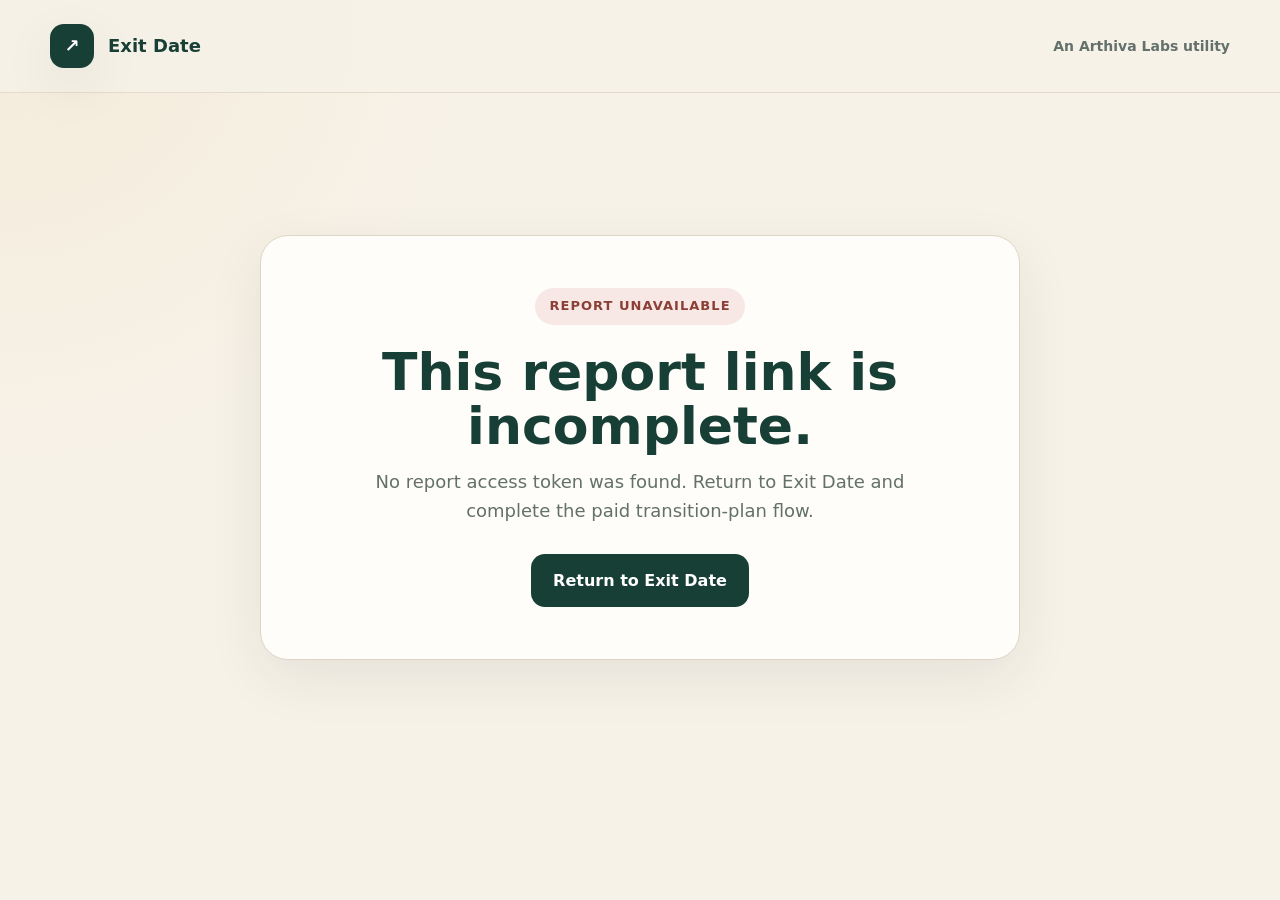
<file: products/exit-date/report.html>
<!DOCTYPE html>
<html lang="en">
<head>
  <meta charset="UTF-8">

  <meta
    name="viewport"
    content="width=device-width, initial-scale=1.0"
  >

  <title>
    Clean Exit & Strong Entry Plan — Exit Date
  </title>

  <meta
    name="description"
    content="Your personalised Clean Exit and Strong Entry transition plan from Exit Date, an Arthiva Labs utility."
  >

  <meta name="robots" content="noindex, nofollow">

  <style>
    :root {
      --ink: #18231f;
      --forest: #173f35;
      --forest-soft: #245648;
      --sage: #708c7e;
      --cream: #f7f2e8;
      --paper: #fffdf9;
      --gold: #d29b31;
      --gold-soft: #f8edcf;
      --line: #ded5c5;
      --muted: #63706b;
      --danger: #8b3f36;
      --danger-soft: #f8e8e5;
      --shadow: 0 18px 55px rgba(24, 35, 31, 0.08);
    }

    * {
      box-sizing: border-box;
    }

    html {
      scroll-behavior: smooth;
    }

    body {
      margin: 0;
      min-height: 100vh;
      background:
        radial-gradient(
          circle at top left,
          rgba(210, 155, 49, 0.08),
          transparent 30%
        ),
        var(--cream);
      color: var(--ink);
      font-family:
        Inter,
        ui-sans-serif,
        system-ui,
        -apple-system,
        BlinkMacSystemFont,
        "Segoe UI",
        sans-serif;
      line-height: 1.6;
    }

    button,
    input {
      font: inherit;
    }

    button {
      cursor: pointer;
    }

    .site-header {
      width: 100%;
      border-bottom: 1px solid rgba(222, 213, 197, 0.8);
      background: rgba(247, 242, 232, 0.9);
    }

    .header-inner {
      width: min(1180px, calc(100% - 40px));
      margin: 0 auto;
      min-height: 92px;
      display: flex;
      align-items: center;
      justify-content: space-between;
      gap: 24px;
    }

    .brand {
      display: flex;
      align-items: center;
      gap: 14px;
      font-weight: 800;
      color: var(--forest);
    }

    .brand-mark {
      width: 44px;
      height: 44px;
      border-radius: 14px;
      display: grid;
      place-items: center;
      background: var(--forest);
      color: white;
      box-shadow: var(--shadow);
      font-size: 18px;
    }

    .brand-name {
      font-size: 18px;
    }

    .studio-label {
      color: var(--muted);
      font-size: 14px;
      font-weight: 700;
    }

    .page-shell {
      width: min(1100px, calc(100% - 40px));
      margin: 0 auto;
      padding: 72px 0 90px;
    }

    .loading-card,
    .error-card {
      max-width: 760px;
      margin: 70px auto;
      padding: 52px;
      border: 1px solid var(--line);
      border-radius: 28px;
      background: var(--paper);
      box-shadow: var(--shadow);
      text-align: center;
    }

    .loading-mark {
      width: 56px;
      height: 56px;
      margin: 0 auto 24px;
      border-radius: 50%;
      border: 5px solid var(--gold-soft);
      border-top-color: var(--gold);
      animation: spin 0.9s linear infinite;
    }

    @keyframes spin {
      to {
        transform: rotate(360deg);
      }
    }

    .loading-card h1,
    .error-card h1 {
      margin: 0 0 14px;
      color: var(--forest);
      font-size: clamp(32px, 5vw, 52px);
      line-height: 1.05;
    }

    .loading-card p,
    .error-card p {
      margin: 0 auto;
      max-width: 600px;
      color: var(--muted);
      font-size: 18px;
    }

    .error-card {
      display: none;
    }

    .error-label {
      display: inline-block;
      margin-bottom: 20px;
      padding: 8px 14px;
      border-radius: 999px;
      background: var(--danger-soft);
      color: var(--danger);
      font-size: 13px;
      font-weight: 800;
      letter-spacing: 0.08em;
      text-transform: uppercase;
    }

    .return-link {
      display: inline-flex;
      align-items: center;
      justify-content: center;
      margin-top: 28px;
      padding: 14px 22px;
      border-radius: 14px;
      background: var(--forest);
      color: white;
      text-decoration: none;
      font-weight: 800;
    }

    #report {
      display: none;
    }

    .report-hero {
      padding: 54px;
      border-radius: 30px;
      background: var(--forest);
      color: white;
      box-shadow: var(--shadow);
    }

    .eyebrow {
      margin: 0 0 14px;
      color: rgba(255, 255, 255, 0.62);
      font-size: 13px;
      font-weight: 800;
      letter-spacing: 0.1em;
      text-transform: uppercase;
    }

    .report-hero h1 {
      max-width: 850px;
      margin: 0;
      font-size: clamp(42px, 7vw, 76px);
      line-height: 0.98;
      letter-spacing: -0.045em;
    }

    .hero-copy {
      max-width: 780px;
      margin: 28px 0 0;
      color: rgba(255, 255, 255, 0.78);
      font-size: 19px;
    }

    .profile-grid {
      display: grid;
      grid-template-columns: repeat(3, 1fr);
      gap: 16px;
      margin-top: 34px;
    }

    .profile-card {
      padding: 22px;
      border: 1px solid rgba(255, 255, 255, 0.16);
      border-radius: 18px;
      background: rgba(255, 255, 255, 0.06);
    }

    .profile-card span {
      display: block;
      margin-bottom: 7px;
      color: rgba(255, 255, 255, 0.6);
      font-size: 12px;
      font-weight: 800;
      letter-spacing: 0.07em;
      text-transform: uppercase;
    }

    .profile-card strong {
      font-size: 20px;
      line-height: 1.3;
    }

    .report-intro {
      margin: 44px 0;
      padding: 34px;
      border: 1px solid var(--line);
      border-radius: 24px;
      background: var(--paper);
    }

    .report-intro h2 {
      margin: 0 0 12px;
      color: var(--forest);
      font-size: 30px;
      line-height: 1.15;
    }

    .report-intro p {
      margin: 0;
      color: var(--muted);
      font-size: 17px;
    }

    .section {
      margin-top: 28px;
      padding: 42px;
      border: 1px solid var(--line);
      border-radius: 28px;
      background: var(--paper);
      box-shadow: 0 8px 30px rgba(24, 35, 31, 0.04);
    }

    .section-number {
      display: inline-flex;
      align-items: center;
      justify-content: center;
      width: 42px;
      height: 42px;
      margin-bottom: 22px;
      border-radius: 14px;
      background: var(--gold-soft);
      color: var(--forest);
      font-weight: 900;
    }

    .section h2 {
      margin: 0;
      color: var(--forest);
      font-size: clamp(30px, 4vw, 46px);
      line-height: 1.08;
      letter-spacing: -0.025em;
    }

    .section-lead {
      max-width: 790px;
      margin: 16px 0 30px;
      color: var(--muted);
      font-size: 17px;
    }

    .plan-list {
      display: grid;
      gap: 14px;
      margin: 0;
      padding: 0;
      list-style: none;
    }

    .plan-item {
      display: grid;
      grid-template-columns: 42px 1fr;
      gap: 16px;
      align-items: start;
      padding: 20px;
      border: 1px solid var(--line);
      border-radius: 18px;
      background: #fff;
    }

    .item-mark {
      width: 42px;
      height: 42px;
      border-radius: 13px;
      display: grid;
      place-items: center;
      background: var(--forest);
      color: white;
      font-weight: 900;
    }

    .plan-item h3 {
      margin: 0 0 6px;
      color: var(--forest);
      font-size: 18px;
      line-height: 1.3;
    }

    .plan-item p {
      margin: 0;
      color: var(--muted);
    }

    .priority-banner {
      margin-top: 28px;
      padding: 26px;
      border-radius: 20px;
      background: var(--gold-soft);
    }

    .priority-banner strong {
      display: block;
      margin-bottom: 6px;
      color: var(--forest);
      font-size: 19px;
    }

    .priority-banner p {
      margin: 0;
      color: #5f5a4e;
    }

    .report-footer {
      margin-top: 48px;
      padding: 36px;
      border-radius: 24px;
      background: #ece6da;
      text-align: center;
    }

    .report-footer strong {
      display: block;
      margin-bottom: 8px;
      color: var(--forest);
      font-size: 20px;
    }

    .report-footer p {
      max-width: 720px;
      margin: 0 auto;
      color: var(--muted);
    }

    .print-button {
      display: inline-flex;
      align-items: center;
      justify-content: center;
      margin-top: 22px;
      padding: 14px 24px;
      border: 0;
      border-radius: 14px;
      background: var(--forest);
      color: white;
      font-weight: 800;
    }

    @media (max-width: 760px) {
      .header-inner {
        width: min(100% - 28px, 1180px);
        min-height: 76px;
      }

      .studio-label {
        display: none;
      }

      .page-shell {
        width: min(100% - 28px, 1100px);
        padding: 38px 0 60px;
      }

      .loading-card,
      .error-card {
        padding: 34px 24px;
        margin: 34px auto;
      }

      .report-hero {
        padding: 34px 24px;
        border-radius: 24px;
      }

      .profile-grid {
        grid-template-columns: 1fr;
      }

      .section {
        padding: 30px 22px;
        border-radius: 22px;
      }

      .report-intro {
        padding: 26px 22px;
      }

      .plan-item {
        grid-template-columns: 36px 1fr;
        padding: 17px;
      }

      .item-mark {
        width: 36px;
        height: 36px;
      }
    }

    @media print {
      body {
        background: white;
      }

      .site-header,
      .print-button {
        display: none !important;
      }

      .page-shell {
        width: 100%;
        padding: 0;
      }

      .report-hero,
      .section,
      .report-intro {
        box-shadow: none;
        break-inside: avoid;
      }

      .section {
        margin-top: 18px;
      }
    }
  </style>
</head>

<body>
  <header class="site-header">
    <div class="header-inner">
      <div class="brand">
        <div class="brand-mark">↗</div>

        <div class="brand-name">
          Exit Date
        </div>
      </div>

      <div class="studio-label">
        An Arthiva Labs utility
      </div>
    </div>
  </header>

  <main class="page-shell">
    <section
      id="loadingCard"
      class="loading-card"
    >
      <div class="loading-mark"></div>

      <h1>
        Building your transition plan.
      </h1>

      <p>
        Your verified assessment is being turned into a practical
        clean-exit and strong-entry plan.
      </p>
    </section>

    <section
      id="errorCard"
      class="error-card"
    >
      <div class="error-label">
        Report unavailable
      </div>

      <h1 id="errorTitle">
        We could not open this plan.
      </h1>

      <p id="errorMessage">
        The report link may be invalid or expired.
      </p>

      <a
        class="return-link"
        href="/products/exit-date/"
      >
        Return to Exit Date
      </a>
    </section>

    <article id="report">
      <section class="report-hero">
        <p class="eyebrow">
          Your personalised transition plan
        </p>

        <h1>
          Clean Exit &amp;<br>
          Strong Entry Plan
        </h1>

        <p class="hero-copy" id="heroCopy"></p>

        <div class="profile-grid">
          <div class="profile-card">
            <span>
              Transition readiness
            </span>

            <strong id="scoreValue">
              —
            </strong>
          </div>

          <div class="profile-card">
            <span>
              Strongest area
            </span>

            <strong id="strongestArea">
              —
            </strong>
          </div>

          <div class="profile-card">
            <span>
              Priority risk
            </span>

            <strong id="riskArea">
              —
            </strong>
          </div>
        </div>
      </section>

      <section class="report-intro">
        <h2>
          How to use this plan
        </h2>

        <p>
          This is a practical transition-planning report based on the
          answers you gave in your Exit Date assessment. Work through
          the sections in order. Focus first on the actions that reduce
          professional ambiguity, preserve relationships and help you
          enter your next company with better context.
        </p>
      </section>

      <section class="section">
        <div class="section-number">1</div>

        <h2>
          Your clean-exit priorities
        </h2>

        <p class="section-lead">
          Before your last working day, reduce the number of loose ends
          that can follow you out of the company.
        </p>

        <ul
          class="plan-list"
          id="exitPriorities"
        ></ul>

        <div class="priority-banner">
          <strong>
            Your exit principle
          </strong>

          <p id="exitPrinciple"></p>
        </div>
      </section>

      <section class="section">
        <div class="section-number">2</div>

        <h2>
          Handover and documentation checklist
        </h2>

        <p class="section-lead">
          A good handover makes your departure easier for the people
          staying behind and protects your professional reputation.
        </p>

        <ul
          class="plan-list"
          id="handoverChecklist"
        ></ul>
      </section>

      <section class="section">
        <div class="section-number">3</div>

        <h2>
          Leave with the relationship intact
        </h2>

        <p class="section-lead">
          Professional closure is not about pretending every experience
          was positive. It is about choosing what you want your final
          professional impression to be.
        </p>

        <ul
          class="plan-list"
          id="relationshipGuidance"
        ></ul>
      </section>

      <section class="section">
        <div class="section-number">4</div>

        <h2>
          What to research about the new company
        </h2>

        <p class="section-lead">
          Do not enter your next company knowing only the job
          description. Build a working map of the organisation before
          your first week.
        </p>

        <ul
          class="plan-list"
          id="companyResearch"
        ></ul>
      </section>

      <section class="section">
        <div class="section-number">5</div>

        <h2>
          New-company etiquette risk checklist
        </h2>

        <p class="section-lead">
          Most early-career transition mistakes are not competence
          failures. They are context failures: moving too quickly before
          understanding how the new organisation actually works.
        </p>

        <ul
          class="plan-list"
          id="etiquetteChecklist"
        ></ul>
      </section>

      <section class="section">
        <div class="section-number">6</div>

        <h2>
          Your first 30-day entry priorities
        </h2>

        <p class="section-lead">
          Your first month does not need to prove everything. It should
          help you understand expectations, relationships and operating
          context.
        </p>

        <ul
          class="plan-list"
          id="entryPriorities"
        ></ul>

        <div class="priority-banner">
          <strong>
            Your first-month principle
          </strong>

          <p id="entryPrinciple"></p>
        </div>
      </section>

      <footer class="report-footer">
        <strong>
          Prepared by Exit Date
        </strong>

        <p>
          An Arthiva Labs planning utility. This report is general
          career-transition guidance and is not legal, contractual or
          HR advice. Confirm official notice-period, employment and
          joining requirements with the relevant employer or HR team.
        </p>

        <button
          class="print-button"
          type="button"
          onclick="window.print()"
        >
          Print or Save This Plan
        </button>
      </footer>
    </article>
  </main>

  <script>
    const loadingCard =
      document.getElementById("loadingCard");

    const errorCard =
      document.getElementById("errorCard");

    const report =
      document.getElementById("report");

    const errorTitle =
      document.getElementById("errorTitle");

    const errorMessage =
      document.getElementById("errorMessage");

    function firstDefined(...values) {
      for (const value of values) {
        if (
          value !== undefined &&
          value !== null &&
          value !== ""
        ) {
          return value;
        }
      }

      return undefined;
    }

    function numberOrDefault(value, fallback) {
      const parsed = Number(value);

      if (Number.isFinite(parsed)) {
        return parsed;
      }

      return fallback;
    }

    function textOrDefault(value, fallback) {
      if (
        typeof value === "string" &&
        value.trim()
      ) {
        return value.trim();
      }

      return fallback;
    }

    function normaliseKey(value) {
      return String(value || "")
        .trim()
        .toLowerCase()
        .replace(/[^a-z0-9]+/g, "-")
        .replace(/^-|-$/g, "");
    }

    function showError(title, message) {
      loadingCard.style.display = "none";
      report.style.display = "none";
      errorCard.style.display = "block";

      errorTitle.textContent = title;
      errorMessage.textContent = message;
    }

    function addPlanItems(elementId, items) {
      const list =
        document.getElementById(elementId);

      list.innerHTML = "";

      items.forEach((item, index) => {
        const listItem =
          document.createElement("li");

        listItem.className = "plan-item";

        const mark =
          document.createElement("div");

        mark.className = "item-mark";
        mark.textContent = index + 1;

        const content =
          document.createElement("div");

        const heading =
          document.createElement("h3");

        heading.textContent = item.title;

        const copy =
          document.createElement("p");

        copy.textContent = item.copy;

        content.appendChild(heading);
        content.appendChild(copy);

        listItem.appendChild(mark);
        listItem.appendChild(content);

        list.appendChild(listItem);
      });
    }

    function getProfile(reportData) {
      const score = numberOrDefault(
        firstDefined(
          reportData.score,
          reportData.readinessScore,
          reportData.transitionScore,
          reportData.totalScore
        ),
        60
      );

      const strongestRaw = firstDefined(
        reportData.strongestArea,
        reportData.strongest,
        reportData.strengthArea,
        reportData.strength
      );

      const riskRaw = firstDefined(
        reportData.riskArea,
        reportData.biggestRisk,
        reportData.risk,
        reportData.weakestArea
      );

      return {
        score: Math.max(
          0,
          Math.min(100, Math.round(score))
        ),
        strongestKey: normaliseKey(strongestRaw),
        riskKey: normaliseKey(riskRaw),
        strongestRaw: strongestRaw,
        riskRaw: riskRaw
      };
    }

    const areaNames = {
      "professional-relationship-preservation":
        "Relationship preservation",

      "relationship-preservation":
        "Relationship preservation",

      "professional-closure-and-handover":
        "Closure & handover",

      "closure-and-handover":
        "Closure & handover",

      "handover":
        "Closure & handover",

      "new-company-research":
        "New-company research",

      "company-research":
        "New-company research",

      "new-company-etiquette":
        "New-company etiquette",

      "etiquette":
        "New-company etiquette",

      "entry-readiness":
        "Entry readiness",

      "first-30-days":
        "First 30 days"
    };

    function readableArea(key, raw, fallback) {
      if (areaNames[key]) {
        return areaNames[key];
      }

      if (
        typeof raw === "string" &&
        raw.trim()
      ) {
        return raw.trim();
      }

      return fallback;
    }

    function buildPlan(reportData) {
      const profile = getProfile(reportData);

      const strongestName = readableArea(
        profile.strongestKey,
        profile.strongestRaw,
        "Professional awareness"
      );

      const riskName = readableArea(
        profile.riskKey,
        profile.riskRaw,
        "Transition structure"
      );

      document.getElementById(
        "scoreValue"
      ).textContent =
        profile.score + "/100";

      document.getElementById(
        "strongestArea"
      ).textContent =
        strongestName;

      document.getElementById(
        "riskArea"
      ).textContent =
        riskName;

      let heroCopy;

      if (profile.score >= 80) {
        heroCopy =
          "You appear relatively prepared for this transition. Your plan is designed to protect that preparation from the smaller closure and entry mistakes that can still create unnecessary friction.";
      } else if (profile.score >= 60) {
        heroCopy =
          "You have some useful transition awareness, but your exit and new-company entry may not yet be equally structured. This plan turns that awareness into a clearer sequence of actions.";
      } else if (profile.score >= 40) {
        heroCopy =
          "Your transition currently needs more structure. The priority is not to do everything at once, but to reduce avoidable uncertainty around your handover, relationships and new-company entry.";
      } else {
        heroCopy =
          "Your transition may currently feel more reactive than planned. This report gives you a simple order of operations so that your departure and next-company entry are less dependent on memory, urgency or last-minute decisions.";
      }

      document.getElementById(
        "heroCopy"
      ).textContent = heroCopy;

      const exitPriorities = [
        {
          title:
            "Write down every open responsibility",
          copy:
            "Create one list of active tasks, pending decisions, recurring responsibilities and unresolved dependencies. Do not rely on memory during your final weeks."
        },
        {
          title:
            "Separate what you must finish from what you must hand over",
          copy:
            "Some work needs closure before you leave. Other work needs a clear owner, context and next action. Mark the difference explicitly."
        },
        {
          title:
            "Confirm the official exit process",
          copy:
            "Check your employer's requirements for notice, assets, access, documents, reimbursements, leave adjustment and final settlement."
        }
      ];

      if (
        profile.riskKey.includes("handover") ||
        profile.riskKey.includes("closure")
      ) {
        exitPriorities.unshift({
          title:
            "Make handover your first exit project",
          copy:
            "Your assessment suggests that professional closure may be the most avoidable risk in this transition. Start the handover document before your final week."
        });
      }

      addPlanItems(
        "exitPriorities",
        exitPriorities
      );

      document.getElementById(
        "exitPrinciple"
      ).textContent =
        "Leave less ambiguity behind than you inherited. A clean exit is easier to remember positively than a dramatic final week.";

      const handoverChecklist = [
        {
          title:
            "Create a responsibility map",
          copy:
            "List each responsibility, its current status, the next action, the relevant deadline and the person who needs context."
        },
        {
          title:
            "Document recurring work",
          copy:
            "For repeated tasks, note the frequency, tools, dependencies, common failure points and where the latest files or references live."
        },
        {
          title:
            "Record decision context",
          copy:
            "Do not only say what was decided. Briefly record why important decisions were made so the next owner does not unknowingly restart old debates."
        },
        {
          title:
            "Flag unresolved risks clearly",
          copy:
            "Name pending approvals, delayed dependencies, difficult stakeholders or fragile processes factually. Avoid blame; preserve operational context."
        },
        {
          title:
            "Ask for handover confirmation",
          copy:
            "Where appropriate, confirm that the relevant person has received the handover and knows where the core information is located."
        }
      ];

      addPlanItems(
        "handoverChecklist",
        handoverChecklist
      );

      const relationshipGuidance = [
        {
          title:
            "Keep the resignation story consistent",
          copy:
            "Use one calm, professional explanation for your move. You do not need to give every colleague a different emotional version of why you are leaving."
        },
        {
          title:
            "Thank people specifically",
          copy:
            "If someone helped you, name the actual contribution. Specific appreciation feels more genuine and is more memorable than a generic farewell."
        },
        {
          title:
            "Do not use the final week for delayed confrontation",
          copy:
            "Resolve essential operational issues. Avoid turning your exit into a final opportunity to correct every person or retell every workplace grievance."
        },
        {
          title:
            "Preserve useful professional connections",
          copy:
            "Before leaving, identify the colleagues, managers, clients or collaborators you genuinely want to remain connected with and exchange appropriate contact details."
        },
        {
          title:
            "Close without overpromising",
          copy:
            "You can leave warmly without promising unlimited post-exit availability. Be clear about what support, if any, you can realistically provide after your last day."
        }
      ];

      if (
        profile.strongestKey.includes("relationship")
      ) {
        relationshipGuidance.unshift({
          title:
            "Use your relationship awareness deliberately",
          copy:
            "Relationship preservation appears to be one of your stronger transition areas. Use it to create thoughtful closure, but do not let goodwill turn into unclear post-exit obligations."
        });
      }

      addPlanItems(
        "relationshipGuidance",
        relationshipGuidance
      );

      const companyResearch = [
        {
          title:
            "Map the business model",
          copy:
            "Understand what the company sells, who pays it, which customers matter most and how your team contributes to revenue, retention, delivery or risk."
        },
        {
          title:
            "Research the recent company story",
          copy:
            "Review recent announcements, leadership changes, product launches, acquisitions, funding, restructuring or major strategic shifts that may affect your role."
        },
        {
          title:
            "Understand the leadership map",
          copy:
            "Know the senior leaders relevant to your function, your manager's reporting line and the teams your role is likely to depend on."
        },
        {
          title:
            "Learn the language of the organisation",
          copy:
            "Notice recurring terms, metrics, product names, internal priorities and customer language. Context becomes easier when you understand the company's vocabulary."
        },
        {
          title:
            "Research your function beyond your job title",
          copy:
            "Look at how the company describes similar roles, the team's public work and the likely interfaces between your role and adjacent departments."
        }
      ];

      if (
        profile.riskKey.includes("research")
      ) {
        companyResearch.unshift({
          title:
            "Do your company research before Day 1",
          copy:
            "Your assessment suggests new-company context may be a weak point. Schedule a focused research session before joining rather than expecting orientation to explain the whole organisation."
        });
      }

      addPlanItems(
        "companyResearch",
        companyResearch
      );

      const etiquetteChecklist = [
        {
          title:
            "Observe before comparing",
          copy:
            "Avoid repeatedly explaining how your previous company did everything. Learn why the new process exists before proposing that an old process is better."
        },
        {
          title:
            "Learn communication norms",
          copy:
            "Notice which conversations belong in email, chat, meetings or documents, how quickly responses are expected and how decisions are formally recorded."
        },
        {
          title:
            "Clarify before escalating",
          copy:
            "When something seems blocked, first understand ownership, dependencies and existing attempts. Early escalation without context can create unnecessary friction."
        },
        {
          title:
            "Do not mistake friendliness for full context",
          copy:
            "Early colleagues may share opinions about teams or people. Treat informal narratives as one perspective until you have enough direct experience."
        },
        {
          title:
            "Ask how success is measured",
          copy:
            "Do not assume the job description is the complete performance standard. Clarify priorities, expected outcomes and what a strong first 30 to 90 days looks like."
        }
      ];

      if (
        profile.riskKey.includes("etiquette")
      ) {
        etiquetteChecklist.unshift({
          title:
            "Make observation an active first-week task",
          copy:
            "Your assessment suggests new-company etiquette may deserve extra attention. Keep a private context log of communication norms, decision patterns and unwritten expectations."
        });
      }

      addPlanItems(
        "etiquetteChecklist",
        etiquetteChecklist
      );

      const entryPriorities = [
        {
          title:
            "Week 1: build the context map",
          copy:
            "Clarify your role, manager expectations, team responsibilities, important systems, recurring meetings and the people you need to understand."
        },
        {
          title:
            "Week 1–2: identify your dependency network",
          copy:
            "List the people and teams your work depends on. Understand what you need from them and what they are likely to need from you."
        },
        {
          title:
            "Week 2: confirm the priority order",
          copy:
            "Check that the work you believe is urgent matches your manager's view. Early alignment is more useful than quietly working hard on the wrong priority."
        },
        {
          title:
            "Week 2–3: look for one useful early contribution",
          copy:
            "Choose a contribution that is valuable, realistic and informed by context. Avoid selecting a highly visible problem before understanding its history."
        },
        {
          title:
            "By Day 30: request an alignment conversation",
          copy:
            "Ask what is going well, where expectations need adjustment and what should become your focus for the next phase of the role."
        }
      ];

      if (
        profile.riskKey.includes("entry") ||
        profile.riskKey.includes("30")
      ) {
        entryPriorities.unshift({
          title:
            "Do not improvise your first month",
          copy:
            "Entry structure appears to be a priority risk for you. Put the first 30-day actions into your calendar now so that onboarding urgency does not replace intentional learning."
        });
      }

      addPlanItems(
        "entryPriorities",
        entryPriorities
      );

      document.getElementById(
        "entryPrinciple"
      ).textContent =
        "Your first month is for becoming contextually useful. Learn the system, align on expectations and then increase speed.";

      loadingCard.style.display = "none";
      errorCard.style.display = "none";
      report.style.display = "block";
    }

    async function loadReport() {
      const params =
        new URLSearchParams(
          window.location.search
        );

      const token =
        params.get("token");

      if (!token) {
        showError(
          "This report link is incomplete.",
          "No report access token was found. Return to Exit Date and complete the paid transition-plan flow."
        );

        return;
      }

      try {
        const response = await fetch(
          "/api/get-report",
          {
            method: "POST",
            headers: {
              "Content-Type":
                "application/json"
            },
            body: JSON.stringify({
              token: token
            })
          }
        );

        let result;

        try {
          result = await response.json();
        } catch (jsonError) {
          throw new Error(
            "The report service returned an invalid response."
          );
        }

        if (
          !response.ok ||
          !result.success ||
          !result.accessVerified
        ) {
          throw new Error(
            result.error ||
            "This report could not be verified."
          );
        }

        if (
          result.product !== "exit-date" ||
          result.offer !== "transition-plan"
        ) {
          throw new Error(
            "This report link belongs to a different Arthiva product."
          );
        }

        if (
          !result.reportData ||
          typeof result.reportData !== "object"
        ) {
          throw new Error(
            "The verified transition information is missing."
          );
        }

        buildPlan(result.reportData);

      } catch (error) {
        console.error(
          "Exit Date report load error",
          error
        );

        showError(
          "We could not open this plan.",
          error.message ||
          "The report link may be invalid or expired."
        );
      }
    }

    loadReport();
  </script>
</body>
</html>
</file>
<file: products/price-my-work/style.css>
:root {
  --arthiva-dark: #17231c;
  --arthiva-green: #173f2a;
  --arthiva-light: #e5eee8;
  --arthiva-cream: #f7f4ec;
  --arthiva-muted: #68716b;
  --white: #ffffff;
  --border: #d8ded9;
  --shadow: 0 12px 35px rgba(23, 35, 28, 0.08);
  --radius: 18px;
  --max-width: 1120px;
}

* {
  box-sizing: border-box;
}

html {
  scroll-behavior: smooth;
}

body {
  margin: 0;
  font-family:
    Inter,
    -apple-system,
    BlinkMacSystemFont,
    "Segoe UI",
    sans-serif;
  color: var(--arthiva-dark);
  background: var(--white);
  line-height: 1.6;
}

a {
  color: inherit;
  text-decoration: none;
}

button,
input {
  font: inherit;
}

button {
  cursor: pointer;
}

.container {
  width: min(
    calc(100% - 40px),
    var(--max-width)
  );
  margin: 0 auto;
}

/* ================================
   HEADER
================================ */

.site-header {
  position: sticky;
  top: 0;
  z-index: 100;
  background: rgba(247, 244, 236, 0.96);
  border-bottom: 1px solid var(--border);
  backdrop-filter: blur(12px);
}

.header-inner {
  min-height: 72px;
  display: flex;
  align-items: center;
  justify-content: space-between;
  gap: 30px;
}

.logo {
  font-size: 15px;
  font-weight: 800;
  letter-spacing: 0.12em;
  color: var(--arthiva-green);
}

.nav {
  display: flex;
  align-items: center;
  gap: 28px;
}

.nav a {
  font-size: 14px;
  font-weight: 600;
  color: var(--arthiva-muted);
  transition: color 0.2s ease;
}

.nav a:hover {
  color: var(--arthiva-green);
}

/* ================================
   HERO
================================ */

.hero {
  background: var(--arthiva-cream);
  padding: 90px 0 80px;
}

.hero-content {
  text-align: center;
}

.eyebrow {
  margin: 0 0 12px;
  font-size: 12px;
  font-weight: 800;
  letter-spacing: 0.16em;
  color: var(--arthiva-green);
}

.hero h1 {
  max-width: 760px;
  margin: 0 auto 20px;
  font-size: clamp(42px, 6vw, 72px);
  line-height: 1.04;
  letter-spacing: -0.045em;
  font-weight: 800;
}

.hero-description {
  max-width: 670px;
  margin: 0 auto;
  color: var(--arthiva-muted);
  font-size: 18px;
}

/* ================================
   MODE SELECTOR
================================ */

.mode-selector {
  max-width: 900px;
  margin: 50px auto 22px;
  display: grid;
  grid-template-columns: repeat(2, 1fr);
  gap: 20px;
  text-align: left;
}

.mode-card {
  display: block;
  padding: 30px;
  background: var(--white);
  border: 1px solid var(--border);
  border-radius: var(--radius);
  box-shadow: var(--shadow);
  transition:
    transform 0.2s ease,
    border-color 0.2s ease,
    box-shadow 0.2s ease;
}

.mode-card:hover {
  transform: translateY(-3px);
  border-color: var(--arthiva-green);
  box-shadow: 0 18px 40px rgba(23, 35, 28, 0.11);
}

.mode-label {
  display: block;
  margin-bottom: 10px;
  font-size: 11px;
  font-weight: 800;
  letter-spacing: 0.14em;
  color: var(--arthiva-green);
}

.mode-card h2 {
  margin: 0 0 10px;
  font-size: 25px;
  line-height: 1.2;
}

.mode-card p {
  margin: 0 0 20px;
  color: var(--arthiva-muted);
}

.mode-link {
  font-size: 14px;
  font-weight: 800;
  color: var(--arthiva-green);
}

.trust-line {
  margin: 0;
  font-size: 13px;
  color: var(--arthiva-muted);
}

/* ================================
   SECTIONS
================================ */

.section {
  padding: 90px 0;
}

.section-alt {
  background: var(--arthiva-light);
}

.section-heading {
  max-width: 700px;
  margin-bottom: 50px;
}

.section-heading h2,
.calculator-intro h2,
.premium-content h2,
.about-section h2 {
  margin: 0 0 12px;
  font-size: clamp(32px, 4vw, 48px);
  line-height: 1.12;
  letter-spacing: -0.035em;
}

.section-heading p:last-child,
.calculator-intro > p:last-child,
.premium-content > p,
.about-section > p {
  margin: 0;
  color: var(--arthiva-muted);
  font-size: 17px;
}

/* ================================
   STEPS
================================ */

.steps {
  display: grid;
  grid-template-columns: repeat(3, 1fr);
  gap: 35px;
}

.step {
  padding-top: 20px;
  border-top: 1px solid var(--border);
}

.step-number {
  display: block;
  margin-bottom: 20px;
  font-size: 12px;
  font-weight: 800;
  color: var(--arthiva-green);
  letter-spacing: 0.1em;
}

.step h3 {
  margin: 0 0 10px;
  font-size: 20px;
}

.step p {
  margin: 0;
  color: var(--arthiva-muted);
}

/* ================================
   CALCULATOR LAYOUT
================================ */

.calculator-section {
  display: grid;
  grid-template-columns: minmax(250px, 0.8fr) minmax(0, 1.2fr);
  gap: 70px;
  align-items: start;
}

.calculator-intro {
  position: sticky;
  top: 110px;
}

.calculator-card {
  min-width: 0;
  padding: 34px;
  background: var(--white);
  border: 1px solid var(--border);
  border-radius: var(--radius);
  box-shadow: var(--shadow);
}

/* ================================
   FORMS
================================ */

.form-group {
  margin-bottom: 24px;
}

.form-group label {
  display: block;
  margin-bottom: 8px;
  font-size: 14px;
  font-weight: 700;
}

.form-group small {
  display: block;
  margin-top: 7px;
  color: var(--arthiva-muted);
  font-size: 12px;
  line-height: 1.5;
}

.optional {
  color: var(--arthiva-muted);
  font-weight: 400;
}

.form-group input {
  width: 100%;
  min-height: 50px;
  padding: 12px 14px;
  color: var(--arthiva-dark);
  background: var(--white);
  border: 1px solid var(--border);
  border-radius: 10px;
  outline: none;
  transition:
    border-color 0.2s ease,
    box-shadow 0.2s ease;
}

.form-group input:focus {
  border-color: var(--arthiva-green);
  box-shadow: 0 0 0 3px rgba(23, 63, 42, 0.1);
}

.input-prefix,
.input-suffix {
  display: flex;
  align-items: stretch;
}

.input-prefix > span,
.input-suffix > span {
  display: flex;
  align-items: center;
  justify-content: center;
  min-width: 48px;
  padding: 0 12px;
  background: var(--arthiva-light);
  border: 1px solid var(--border);
  color: var(--arthiva-green);
  font-weight: 700;
}

.input-prefix > span {
  border-right: 0;
  border-radius: 10px 0 0 10px;
}

.input-prefix input {
  border-radius: 0 10px 10px 0;
}

.input-suffix > span {
  border-left: 0;
  border-radius: 0 10px 10px 0;
}

.input-suffix input {
  border-radius: 10px 0 0 10px;
}

/* ================================
   BUTTONS
================================ */

.primary-button,
.secondary-button {
  width: 100%;
  min-height: 52px;
  padding: 13px 20px;
  border-radius: 10px;
  font-weight: 800;
  transition:
    transform 0.2s ease,
    opacity 0.2s ease;
}

.primary-button {
  border: 1px solid var(--arthiva-green);
  background: var(--arthiva-green);
  color: var(--white);
}

.secondary-button {
  border: 1px solid var(--arthiva-green);
  background: var(--arthiva-cream);
  color: var(--arthiva-green);
}

.primary-button:hover,
.secondary-button:hover {
  transform: translateY(-1px);
  opacity: 0.92;
}

/* ================================
   RESULTS
================================ */

.result-card {
  margin-top: 30px;
  padding-top: 30px;
  border-top: 1px solid var(--border);
}

.result-label {
  margin: 0 0 8px;
  font-size: 11px;
  font-weight: 800;
  letter-spacing: 0.14em;
  color: var(--arthiva-green);
}

.result-number {
  margin-bottom: 20px;
  font-size: clamp(40px, 6vw, 60px);
  line-height: 1;
  font-weight: 800;
  letter-spacing: -0.04em;
}

.result-divider {
  height: 1px;
  margin: 24px 0;
  background: var(--border);
}

.result-detail {
  display: flex;
  justify-content: space-between;
  gap: 20px;
  padding: 10px 0;
  font-size: 14px;
}

.result-detail span {
  color: var(--arthiva-muted);
}

.result-detail strong {
  color: var(--arthiva-dark);
}

/* ================================
   PROJECT PRICE
================================ */

.project-price-box {
  margin-top: 25px;
  padding: 22px;
  background: var(--arthiva-light);
  border-radius: 14px;
}

.project-price-box > p {
  margin: 0 0 14px;
  font-size: 11px;
  font-weight: 800;
  letter-spacing: 0.12em;
  color: var(--arthiva-green);
}

.project-price-box label {
  display: block;
  margin-bottom: 8px;
  font-size: 13px;
  font-weight: 700;
}

.project-input {
  max-width: 180px;
}

.project-price {
  margin-top: 20px;
  font-size: 32px;
  font-weight: 800;
}

/* ================================
   SALARY RESULTS
================================ */

.salary-results {
  display: grid;
  grid-template-columns: repeat(3, 1fr);
  gap: 10px;
}

.salary-result-item {
  padding: 18px 12px;
  text-align: center;
  background: var(--arthiva-light);
  border-radius: 12px;
}

.salary-result-item.featured {
  background: var(--arthiva-green);
  color: var(--white);
}

.salary-result-item span {
  display: block;
  margin-bottom: 8px;
  font-size: 11px;
  font-weight: 700;
}

.salary-result-item strong {
  display: block;
  font-size: 20px;
  line-height: 1.2;
}

/* ================================
   RESULT NOTE
================================ */

.result-note {
  margin: 22px 0 0;
  color: var(--arthiva-muted);
  font-size: 12px;
  line-height: 1.6;
}

/* ================================
   PREMIUM RESULT
================================ */

.premium-result {
  margin-top: 28px;
  padding: 24px;
  background: var(--arthiva-cream);
  border: 1px solid var(--border);
  border-radius: 14px;
}

.premium-result .eyebrow {
  margin-bottom: 8px;
}

.premium-result h3 {
  margin: 0 0 8px;
  font-size: 21px;
}

.premium-result p:not(.eyebrow) {
  margin: 0 0 18px;
  color: var(--arthiva-muted);
  font-size: 14px;
}

/* ================================
   PREMIUM SECTION
================================ */

.premium-section {
  background: var(--arthiva-green);
  color: var(--white);
}

.premium-section .eyebrow {
  color: var(--arthiva-light);
}

.premium-content {
  max-width: 900px;
}

.premium-content > p {
  color: rgba(255, 255, 255, 0.72);
}

.premium-card {
  margin-top: 35px;
  padding: 28px;
  display: flex;
  align-items: center;
  justify-content: space-between;
  gap: 30px;
  background: var(--white);
  color: var(--arthiva-dark);
  border-radius: var(--radius);
}

.premium-card h3 {
  margin: 0 0 7px;
  font-size: 21px;
}

.premium-card p {
  margin: 0;
  color: var(--arthiva-muted);
}

.premium-price {
  flex-shrink: 0;
  font-size: 30px;
  font-weight: 800;
  color: var(--arthiva-green);
}

/* ================================
   ABOUT
================================ */

.about-section {
  max-width: 780px;
}

.about-section > p {
  max-width: 680px;
}

/* ================================
   FOOTER
================================ */

.site-footer {
  padding: 45px 0 30px;
  background: var(--arthiva-cream);
  border-top: 1px solid var(--border);
}

.footer-inner {
  display: flex;
  justify-content: space-between;
  gap: 40px;
}

.footer-inner strong {
  color: var(--arthiva-green);
  font-size: 14px;
  letter-spacing: 0.1em;
}

.footer-inner p {
  margin: 7px 0 0;
  color: var(--arthiva-muted);
  font-size: 13px;
}

.footer-links {
  display: flex;
  flex-wrap: wrap;
  justify-content: flex-end;
  gap: 12px 22px;
}

.footer-links a {
  color: var(--arthiva-muted);
  font-size: 13px;
}

.footer-links a:hover {
  color: var(--arthiva-green);
}

.disclaimer {
  margin-top: 35px;
  padding-top: 22px;
  border-top: 1px solid var(--border);
}

.disclaimer p {
  max-width: 900px;
  margin: 0;
  color: var(--arthiva-muted);
  font-size: 11px;
  line-height: 1.6;
}

/* ================================
   HIDDEN
================================ */

[hidden] {
  display: none !important;
}

/* ================================
   RESPONSIVE
================================ */

@media (max-width: 850px) {

  .calculator-section {
    grid-template-columns: 1fr;
    gap: 35px;
  }

  .calculator-intro {
    position: static;
  }

  .steps {
    grid-template-columns: 1fr;
    gap: 25px;
  }

}


@media (max-width: 700px) {

  .container {
    width: min(
      calc(100% - 28px),
      var(--max-width)
    );
  }

  .header-inner {
    min-height: 64px;
  }

  .nav {
    display: none;
  }

  .hero {
    padding: 65px 0 55px;
  }

  .hero h1 {
    font-size: 42px;
  }

  .hero-description {
    font-size: 16px;
  }

  .mode-selector {
    grid-template-columns: 1fr;
    margin-top: 35px;
  }

  .mode-card {
    padding: 24px;
  }

  .section {
    padding: 65px 0;
  }

  .calculator-card {
    padding: 22px;
  }

  .salary-results {
    grid-template-columns: 1fr;
  }

  .salary-result-item {
    display: flex;
    align-items: center;
    justify-content: space-between;
    gap: 15px;
    text-align: left;
  }

  .salary-result-item span,
  .salary-result-item strong {
    margin: 0;
  }

  .premium-card {
    align-items: flex-start;
    flex-direction: column;
  }

  .footer-inner {
    flex-direction: column;
  }

  .footer-links {
    justify-content: flex-start;
  }

}


@media (max-width: 420px) {

  .hero h1 {
    font-size: 36px;
  }

  .calculator-card {
    padding: 18px;
  }

  .result-detail {
    font-size: 13px;
  }

}
</file>
